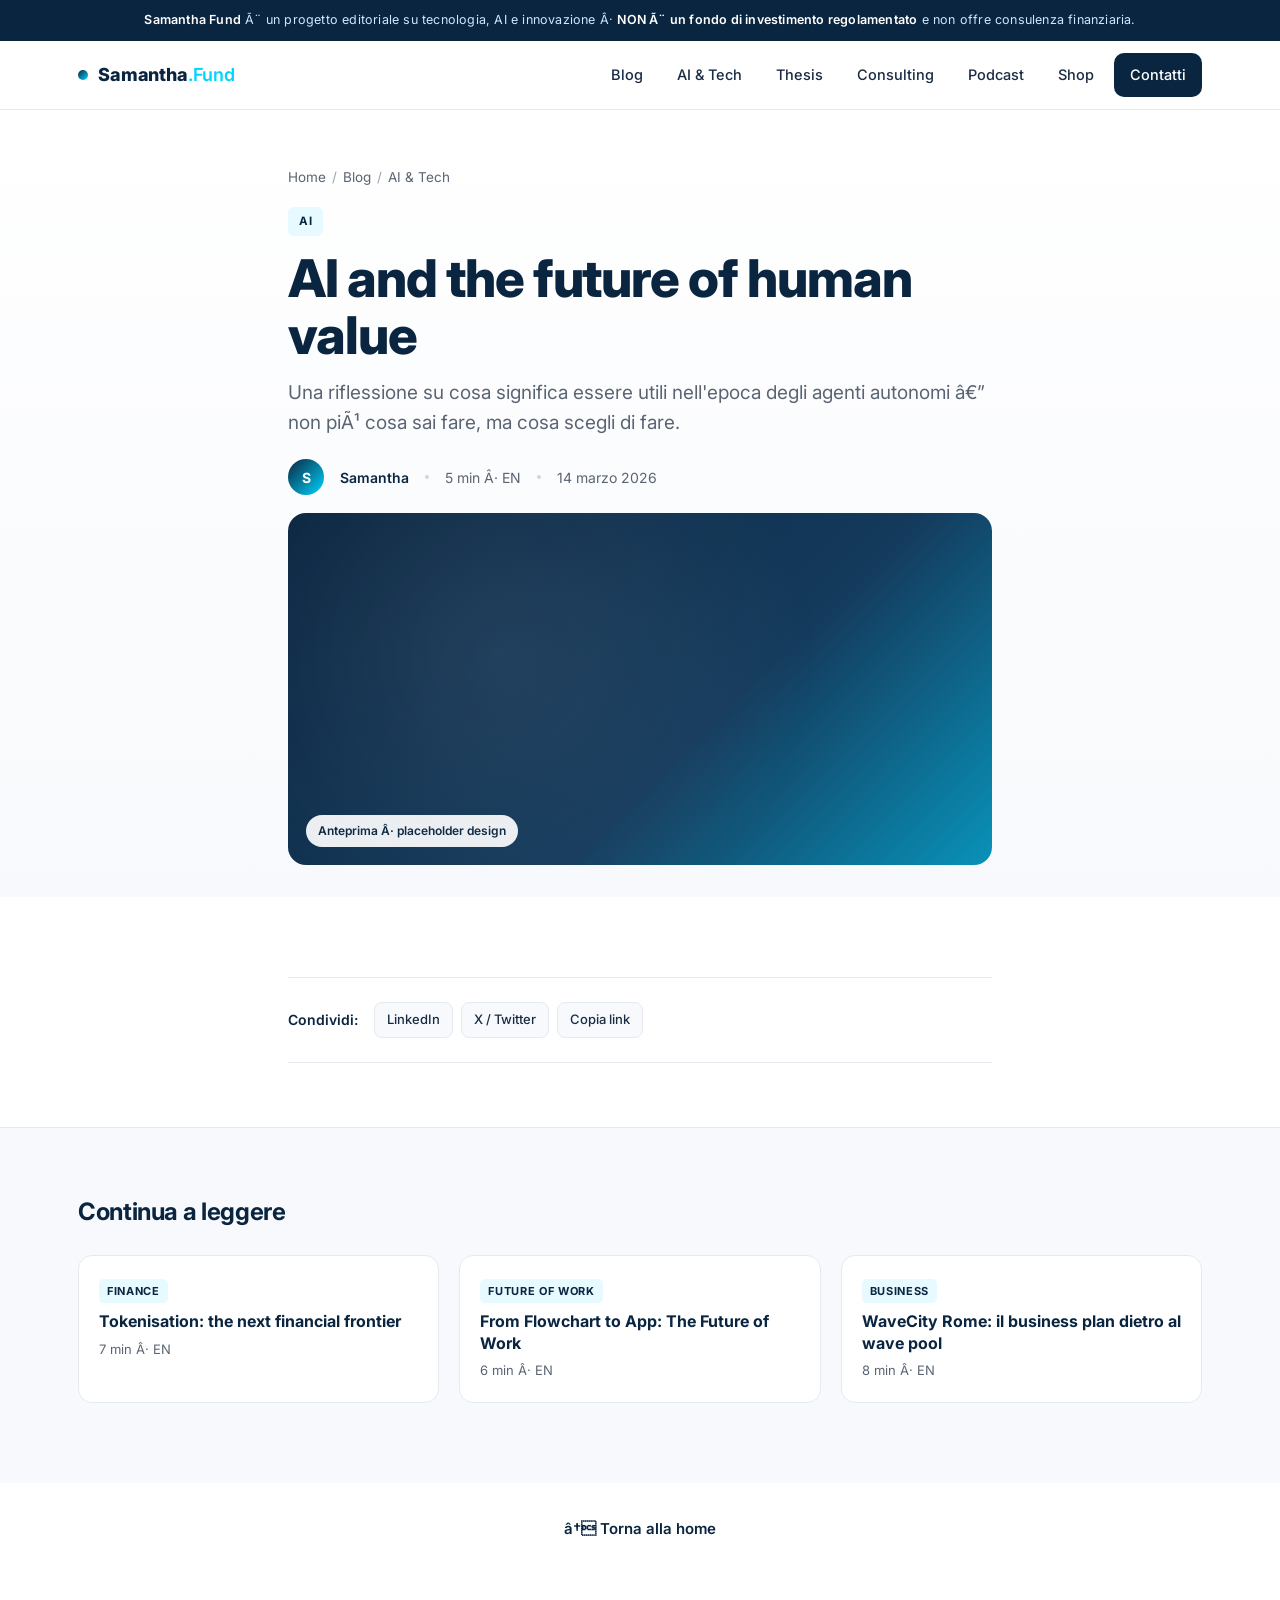
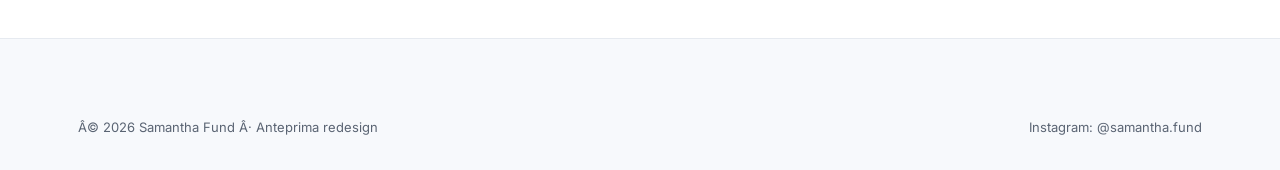
<file: articolo.html>
﻿<!doctype html>
<html lang="it">
<head>
<meta charset="utf-8">
<meta name="viewport" content="width=device-width, initial-scale=1">
<title>Articolo â€” Samantha Fund</title>
<meta name="description" content="Anteprima del layout articolo per il nuovo Samantha Fund.">
<meta name="robots" content="noindex,follow">

<meta property="og:type" content="article">
<meta property="og:locale" content="it_IT">
<meta property="og:site_name" content="Samantha Fund">
<meta property="og:title" content="Articolo â€” Samantha Fund">
<meta property="og:description" content="Analisi, idee e storie sulla rivoluzione tecnologica.">
<meta property="og:url" content="https://www.samantha-fund.com/">
<meta property="og:image" content="https://redesign.samantha-fund.com/assets/img/og-home.jpg">
<meta property="og:image:width" content="1200">
<meta property="og:image:height" content="630">
<meta property="og:image:type" content="image/jpeg">

<meta name="twitter:card" content="summary_large_image">
<meta name="twitter:image" content="https://redesign.samantha-fund.com/assets/img/og-home.jpg">

<link rel="icon" type="image/svg+xml" href="data:image/svg+xml,%3Csvg xmlns='http://www.w3.org/2000/svg' viewBox='0 0 32 32'%3E%3Crect width='32' height='32' rx='8' fill='%230A2540'/%3E%3Ccircle cx='16' cy='16' r='6' fill='%2300D4FF'/%3E%3C/svg%3E">
<link rel="preconnect" href="https://fonts.googleapis.com">
<link rel="preconnect" href="https://fonts.gstatic.com" crossorigin>
<link href="https://fonts.googleapis.com/css2?family=Inter:wght@400;500;600;700;800&family=Space+Grotesk:wght@500;700&display=swap" rel="stylesheet">
<link rel="stylesheet" href="assets/styles.css">
<style>
:root{
  --ink:#0A2540;
  --ink-2:#1A2C44;
  --cyan:#00D4FF;
  --cyan-soft:#E6FAFF;
  --bg:#FFFFFF;
  --bg-2:#F7F9FC;
  --line:#E6EAF0;
  --text:#1A1A1A;
  --muted:#5A6473;
  --radius:14px;
  --shadow:0 1px 2px rgba(10,37,64,.04), 0 8px 24px rgba(10,37,64,.06);
}
*{box-sizing:border-box}
html,body{margin:0;padding:0}
body{font-family:'Inter',system-ui,-apple-system,Segoe UI,Roboto,sans-serif;color:var(--text);background:var(--bg);line-height:1.65;-webkit-font-smoothing:antialiased}
a{color:inherit;text-decoration:none}
img{max-width:100%;display:block}
.container{max-width:760px;margin:0 auto;padding:0 28px}
.container-wide{max-width:1180px;margin:0 auto;padding:0 28px}

.legal-bar{background:var(--ink);color:#cfe7ff;font-size:12.5px;padding:10px 0;text-align:center;letter-spacing:.2px}
.legal-bar strong{color:#fff;font-weight:600}

.nav{position:sticky;top:0;z-index:50;background:rgba(255,255,255,.85);backdrop-filter:saturate(180%) blur(10px);-webkit-backdrop-filter:saturate(180%) blur(10px);border-bottom:1px solid var(--line)}
.nav-inner{display:flex;align-items:center;justify-content:space-between;height:68px}
.brand{display:flex;align-items:center;gap:10px;font-weight:800;letter-spacing:-.01em}
.brand .dot{width:10px;height:10px;border-radius:50%;background:linear-gradient(135deg,var(--ink),var(--cyan))}
.brand .name{font-size:18px;color:var(--ink)}
.brand .name span{color:var(--cyan);font-weight:600}
.menu{display:flex;gap:6px;align-items:center}
.menu a{padding:9px 14px;border-radius:10px;font-size:14.5px;color:var(--ink-2);font-weight:500;transition:.15s ease}
.menu a:hover{background:var(--bg-2);color:var(--ink)}
.menu .cta{background:var(--ink);color:#fff;padding:10px 16px;border-radius:10px}
.menu .cta:hover{background:#08182b}
.menu-toggle{display:none;background:none;border:1px solid var(--line);border-radius:10px;width:42px;height:42px;font-size:20px;line-height:1;color:var(--ink);cursor:pointer;align-items:center;justify-content:center}

.article-head{padding:56px 0 32px;background:linear-gradient(180deg,#fff,#F7F9FC)}
.breadcrumb{font-size:13.5px;color:var(--muted);margin-bottom:18px}
.breadcrumb a{color:var(--muted)}
.breadcrumb a:hover{color:var(--ink)}
.breadcrumb .sep{margin:0 6px;opacity:.6}
.article-tag{display:inline-block;font-size:11.5px;font-weight:700;letter-spacing:.06em;text-transform:uppercase;color:var(--ink);background:var(--cyan-soft);padding:5px 11px;border-radius:6px;margin-bottom:14px}
.article-title{font-size:clamp(32px,5vw,52px);line-height:1.1;letter-spacing:-.02em;color:var(--ink);font-weight:800;margin:0 0 14px;max-width:22ch}
.article-lead{font-size:19px;color:var(--muted);margin:0 0 22px;max-width:60ch;line-height:1.55}
.article-meta{display:flex;gap:16px;flex-wrap:wrap;color:var(--muted);font-size:14px;align-items:center}
.article-meta .avatar{width:36px;height:36px;border-radius:50%;background:linear-gradient(135deg,var(--ink),var(--cyan));display:inline-flex;align-items:center;justify-content:center;color:#fff;font-weight:700;font-size:14px}
.article-meta .author{color:var(--ink);font-weight:600}
.article-meta .dot{width:4px;height:4px;border-radius:50%;background:#cfd6e0}

.hero-img{margin-top:18px;aspect-ratio:16/8;border-radius:18px;overflow:hidden;background:linear-gradient(135deg,#0A2540 0%,#143A5C 60%,#00D4FF 130%);position:relative}
.hero-img::after{content:"";position:absolute;inset:0;background:radial-gradient(circle at 30% 40%,rgba(255,255,255,.08),transparent 60%);pointer-events:none}
.hero-img .badge{position:absolute;bottom:18px;left:18px;background:rgba(255,255,255,.92);color:var(--ink);font-size:12px;font-weight:600;padding:6px 12px;border-radius:999px;backdrop-filter:blur(8px)}

.article-body{padding:48px 0 64px;font-size:17.5px;color:var(--ink-2)}
.article-body h2{font-size:28px;letter-spacing:-.015em;color:var(--ink);margin:48px 0 14px;line-height:1.2}
.article-body h3{font-size:22px;letter-spacing:-.01em;color:var(--ink);margin:36px 0 12px}
.article-body p{margin:0 0 20px}
.article-body blockquote{border-left:3px solid var(--cyan);padding:6px 0 6px 20px;margin:28px 0;color:var(--ink);font-style:italic;font-size:19px}
.article-body ul{padding-left:20px;margin:0 0 22px}
.article-body ul li{margin-bottom:8px}
.article-body code{background:var(--bg-2);padding:2px 7px;border-radius:5px;font-size:.92em;font-family:'JetBrains Mono',Menlo,Consolas,monospace;color:var(--ink)}

.placeholder-banner{margin:32px 0;padding:18px 22px;background:#FFF8E1;border:1px dashed #E6C45A;border-radius:12px;font-size:14px;color:#6b5300}
.placeholder-banner strong{color:#3d2f00}

/* WP content */
.wp-content p{margin:0 0 20px;font-size:17.5px;color:var(--ink-2);line-height:1.75}
.wp-content h2{font-size:28px;letter-spacing:-.015em;color:var(--ink);margin:48px 0 14px;line-height:1.2}
.wp-content h3{font-size:22px;letter-spacing:-.01em;color:var(--ink);margin:36px 0 12px}
.wp-content blockquote{border-left:3px solid var(--cyan);padding:6px 0 6px 20px;margin:28px 0;color:var(--ink);font-style:italic;font-size:19px}
.wp-content ul,.wp-content ol{padding-left:22px;margin:0 0 22px;font-size:17px;color:var(--ink-2)}
.wp-content ul li,.wp-content ol li{margin-bottom:8px;line-height:1.65}
.wp-content figure{margin:32px 0}
.wp-content figure img{border-radius:12px;max-width:100%}
.wp-content figcaption{font-size:13px;color:var(--muted);text-align:center;margin-top:8px}
.wp-content a{color:var(--ink);text-decoration:underline;text-decoration-color:var(--cyan);text-underline-offset:3px}
.wp-content strong{color:var(--ink)}
.wp-content iframe{max-width:100%;border-radius:12px}
.wp-content .wp-block-image{margin:32px 0}

/* Loading skeleton */
.loading-skeleton{animation:shimmer 1.4s infinite linear}
.skel-line{background:linear-gradient(90deg,#eee 25%,#f5f5f5 50%,#eee 75%);background-size:400% 100%;border-radius:6px;height:18px;margin-bottom:14px}
.skel-line.w80{width:80%}.skel-line.w60{width:60%}.skel-line.w90{width:90%}
@keyframes shimmer{0%{background-position:200% 0}100%{background-position:-200% 0}}

.share-bar{display:flex;gap:8px;align-items:center;padding:24px 0;border-top:1px solid var(--line);border-bottom:1px solid var(--line);margin:32px 0 0;font-size:14px;color:var(--muted)}
.share-bar .label{font-weight:600;color:var(--ink);margin-right:8px}
.share-bar .chip{padding:6px 12px;border-radius:8px;background:var(--bg-2);color:var(--ink-2);font-size:13px;font-weight:500;border:1px solid var(--line)}

.related{padding:64px 0 80px;background:var(--bg-2);border-top:1px solid var(--line)}
.related h2{font-size:24px;letter-spacing:-.015em;color:var(--ink);margin:0 0 24px}
.related-grid{display:grid;grid-template-columns:repeat(3,1fr);gap:20px}
.related-card{background:#fff;border:1px solid var(--line);border-radius:var(--radius);padding:20px;transition:.2s ease;cursor:pointer}
.related-card:hover{transform:translateY(-2px);box-shadow:var(--shadow);border-color:#cdeefa}
.related-card .tag{font-size:11px;letter-spacing:.06em;text-transform:uppercase;color:var(--ink);font-weight:700;background:var(--cyan-soft);padding:3px 8px;border-radius:5px;display:inline-block;margin-bottom:8px}
.related-card h3{margin:0 0 6px;font-size:16px;line-height:1.35;color:var(--ink)}
.related-card .meta{font-size:13px;color:var(--muted)}

.back-cta{text-align:center;padding:32px 0 16px}
.back-cta a{display:inline-flex;align-items:center;gap:8px;font-weight:600;color:var(--ink);font-size:15px}
.back-cta a:hover{color:var(--cyan)}

footer{padding:48px 0 32px;border-top:1px solid var(--line);background:var(--bg-2)}
.copy{color:var(--muted);font-size:13px;display:flex;justify-content:space-between;flex-wrap:wrap;gap:10px}

@media (max-width: 900px){
  .menu-toggle{display:inline-flex}
  .menu{
    position:absolute;top:68px;left:0;right:0;
    flex-direction:column;align-items:stretch;gap:0;
    background:rgba(255,255,255,.98);backdrop-filter:saturate(180%) blur(10px);
    border-bottom:1px solid var(--line);padding:8px 20px 16px;
    box-shadow:0 1px 2px rgba(10,37,64,.04),0 8px 24px rgba(10,37,64,.06);display:none;
  }
  .menu.open{display:flex}
  .menu a{padding:12px 14px;border-radius:10px}
  .menu .cta{text-align:center;margin-top:6px}
}
@media (max-width: 720px){
  .related-grid{grid-template-columns:1fr}
}
</style>
</head>
<body>

<div class="legal-bar">
  <div class="container-wide">
    <strong>Samantha Fund</strong> Ã¨ un progetto editoriale su tecnologia, AI e innovazione Â· <strong>NON Ã¨ un fondo di investimento regolamentato</strong> e non offre consulenza finanziaria.
  </div>
</div>

<nav class="nav">
  <div class="container-wide nav-inner">
    <a href="index.html" class="brand"><span class="dot"></span><span class="name">Samantha<span>.Fund</span></span></a>
    <button class="menu-toggle" aria-label="Apri menu" aria-expanded="false" aria-controls="articolo-menu" onclick="var m=document.getElementById('articolo-menu');var o=m.classList.toggle('open');this.setAttribute('aria-expanded',o);this.setAttribute('aria-label',o?'Chiudi menu':'Apri menu');this.innerHTML=o?'&#10005;':'&#9776;'">&#9776;</button>
    <div class="menu" id="articolo-menu">
      <a href="index.html#blog">Blog</a>
      <a href="index.html#tech">AI &amp; Tech</a>
      <a href="thesis.html">Thesis</a>
      <a href="consulting.html">Consulting</a>
      <a href="index.html#podcast">Podcast</a>
      <a href="index.html#shop">Shop</a>
      <a href="contatti.html" class="cta">Contatti</a>
    </div>
  </div>
</nav>

<header class="article-head">
  <div class="container">
    <div class="breadcrumb">
      <a href="index.html">Home</a><span class="sep">/</span><a href="index.html#blog">Blog</a><span class="sep">/</span><span id="article-cat">AI &amp; Tech</span>
    </div>
    <span class="article-tag" id="article-tag">AI</span>
    <h1 class="article-title" id="article-title">AI and the future of human value</h1>
    <p class="article-lead" id="article-lead">Una riflessione su cosa significa essere utili nell'epoca degli agenti autonomi â€” non piÃ¹ cosa sai fare, ma cosa scegli di fare.</p>
    <div class="article-meta">
      <span class="avatar">S</span>
      <span class="author">Samantha</span>
      <span class="dot"></span>
      <span id="article-read">5 min Â· EN</span>
      <span class="dot"></span>
      <span id="article-date">14 marzo 2026</span>
    </div>

    <div class="hero-img">
      <span class="badge">Anteprima Â· placeholder design</span>
    </div>
  </div>
</header>

<article class="article-body">
  <div class="container" id="article-content">

    <div id="article-body-inner">
      <div class="placeholder-banner" id="placeholder-banner" style="display:none">
        <strong>Articolo non trovato.</strong> Torna alla <a href="index.html">home</a>.
      </div>
      <div id="loading-skel" class="loading-skeleton" style="display:none">
        <div class="skel-line w80"></div><div class="skel-line w90"></div><div class="skel-line w60"></div>
        <div class="skel-line w90" style="margin-top:28px"></div><div class="skel-line w80"></div><div class="skel-line w90"></div>
      </div>
    </div>

    <div class="share-bar">
      <span class="label">Condividi:</span>
      <a class="chip" id="share-linkedin" target="_blank" rel="noopener" href="#">LinkedIn</a>
      <a class="chip" id="share-x" target="_blank" rel="noopener" href="#">X / Twitter</a>
      <a class="chip" id="share-copy" role="button" href="#">Copia link</a>
    </div>

  </div>
</article>

<section class="related">
  <div class="container-wide">
    <h2>Continua a leggere</h2>
    <div class="related-grid">
      <a class="related-card" href="articolo.html?from=tokenisation">
        <span class="tag">Finance</span>
        <h3>Tokenisation: the next financial frontier</h3>
        <div class="meta">7 min Â· EN</div>
      </a>
      <a class="related-card" href="articolo.html?from=flowchart">
        <span class="tag">Future of Work</span>
        <h3>From Flowchart to App: The Future of Work</h3>
        <div class="meta">6 min Â· EN</div>
      </a>
      <a class="related-card" href="articolo.html?from=wavecity">
        <span class="tag">Business</span>
        <h3>WaveCity Rome: il business plan dietro al wave pool</h3>
        <div class="meta">8 min Â· EN</div>
      </a>
    </div>
  </div>
</section>

<div class="back-cta">
  <a href="index.html">â† Torna alla home</a>
</div>

<footer>
  <div class="container-wide">
    <div class="copy">
      <span>Â© 2026 Samantha Fund Â· Anteprima redesign</span>
      <span>Instagram: @samantha.fund</span>
    </div>
  </div>
</footer>

<script>
// Database articoli inline â€” nessuna dipendenza da API esterne.
var ARTICLES = {
  "ai": {
    title: "AI and the future of human value",
    tag: "AI",
    cat: "AI &amp; Tech",
    lead: "Una riflessione su cosa significa essere utili nell'epoca degli agenti autonomi â€” non piÃ¹ cosa sai fare, ma cosa scegli di fare.",
    date: "14 marzo 2026",
    read: "5 min Â· EN",
    body: `
      <h2>The question nobody is asking</h2>
      <p>For decades, the dominant anxiety about automation was "will machines take our jobs?" It was the wrong question. The right question is: <strong>when machines can do almost everything, what makes a human contribution valuable?</strong></p>
      <p>The answer is not about skills, credentials, or even intelligence. It is about judgment, context, and the willingness to be accountable for a decision. Machines optimize; humans choose.</p>
      <blockquote>"The value of a human being in an AI-saturated world is not computational. It is moral."</blockquote>
      <h2>From capability to agency</h2>
      <p>We are moving from an economy that rewards <em>what you can do</em> to one that rewards <em>what you decide to do</em>. A lawyer who uses AI to draft contracts is not less valuable â€” she is more valuable, because she can now focus entirely on the judgment calls that the AI cannot make: risk appetite, client relationship, ethical trade-offs.</p>
      <p>The same shift is happening in medicine, architecture, finance, and education. The cognitive commodities are being automated. What remains â€” and what will be priced at a premium â€” is the human willingness to say "I am responsible for this."</p>
      <h2>Three implications</h2>
      <ul>
        <li><strong>Accountability becomes scarce.</strong> In a world of AI-generated content, decisions, and recommendations, the person who signs their name matters more than ever.</li>
        <li><strong>Curation beats creation.</strong> The ability to select, evaluate, and contextualize information from an infinite AI output stream is the new core skill.</li>
        <li><strong>Trust is the moat.</strong> Organizations and individuals who build genuine trust â€” not follower counts, but real relationships â€” will capture disproportionate value.</li>
      </ul>
      <h2>What this means for you</h2>
      <p>Stop optimizing your skill set for tasks that AI will do better than you by 2027. Start investing in the things that make you irreplaceable: your network, your judgment, your willingness to take positions and defend them.</p>
      <p>The future belongs to people who can work <em>with</em> intelligence â€” artificial and human â€” to produce outcomes that matter. Not to people who can compete with it.</p>
    `,
    related: ["tokenisation","tech","flowchart"]
  },
  "tokenisation": {
    title: "Tokenisation: the next financial frontier",
    tag: "Finance",
    cat: "Finance",
    lead: "Real-world assets on-chain â€” da esperimento a infrastruttura. PerchÃ© il 2025 Ã¨ stato l'anno in cui tutto Ã¨ diventato serio.",
    date: "28 febbraio 2026",
    read: "7 min Â· EN",
    body: `
      <h2>From crypto winter to institutional spring</h2>
      <p>While retail crypto narratives cycled through hype and collapse, something quieter was happening in the back offices of BlackRock, JPMorgan, and Franklin Templeton. They were building tokenization infrastructure. Slowly. Deliberately. At scale.</p>
      <p>In 2024, tokenized real-world assets (RWAs) crossed $10 billion in on-chain value. By mid-2025, that number had tripled. The experiment was over. The infrastructure phase had begun.</p>
      <h2>What tokenisation actually means</h2>
      <p>Strip away the jargon: tokenisation means representing ownership of a real-world asset â€” a building, a bond, a private equity stake, a piece of art â€” as a digital token on a blockchain. The token can be transferred, divided, collateralized, and traded 24/7, globally, with settlement in seconds rather than days.</p>
      <blockquote>"Tokenisation is not a product. It is a new layer of financial infrastructure â€” the TCP/IP of capital markets."</blockquote>
      <p>The implications are profound. Assets that were illiquid become liquid. Assets that required $1M minimum tickets become accessible at $100. Geographic and regulatory barriers compress. Automated compliance and dividend distribution replace armies of back-office staff.</p>
      <h2>The winners so far</h2>
      <ul>
        <li><strong>Tokenized US Treasuries</strong> â€” the first killer app, driven by high yields and DeFi yield-seeking. BUIDL, FOBXX, and competitors crossed $5B combined AUM by early 2025.</li>
        <li><strong>Private credit</strong> â€” historically the most illiquid of asset classes, now being brought on-chain by platforms like Figure and Ondo.</li>
        <li><strong>Real estate</strong> â€” commercial real estate fractionalization gaining traction in Singapore, UAE, and select European markets.</li>
      </ul>
      <h2>The open questions</h2>
      <p>Tokenisation solves settlement and liquidity. It does not, on its own, solve custody risk, regulatory clarity, or the oracle problem (connecting on-chain tokens to off-chain legal ownership). These are solvable problems â€” they are being solved â€” but they are not solved yet.</p>
      <p>The next 18 months will determine whether tokenisation becomes a niche tool for sophisticated investors or a genuine rewiring of how capital markets work. The signals are cautiously optimistic.</p>
    `,
    related: ["ai","flowchart","tech"]
  },
  "flowchart": {
    title: "From Flowchart to App: The Future of Work",
    tag: "Future of Work",
    cat: "Future of Work",
    lead: "Quando i diagrammi di flusso diventano software funzionante in pochi secondi, cos'Ã¨ rimasto del mestiere di sviluppatore?",
    date: "10 marzo 2026",
    read: "6 min Â· EN",
    body: `
      <h2>The demo that changed everything</h2>
      <p>In late 2025, a product manager at a mid-size logistics company drew a flowchart in a whiteboard app. Within 45 seconds, an AI had converted it into a working web application, complete with database schema, API endpoints, and a functional frontend. The PM deployed it to production without writing a single line of code.</p>
      <p>This is not science fiction. It happened. And it is happening at scale.</p>
      <h2>The stack is collapsing</h2>
      <p>For twenty years, software development was a highly specialized craft requiring years of training to enter. The stack â€” HTML, CSS, JavaScript, SQL, cloud infrastructure, security, testing â€” was genuinely complex enough to justify a 5-year learning curve and a â‚¬90k salary.</p>
      <p>That complexity is not disappearing. But the <em>human</em> requirement to manage it is. AI coding assistants are moving from autocomplete to full-system generation. The abstraction layer is rising.</p>
      <blockquote>"The question is no longer whether AI can write code. The question is what happens to the 28 million software developers when it can write most of it."</blockquote>
      <h2>Three new roles that matter</h2>
      <p>The death of coding-as-craft does not mean the death of technology work. It means a shift:</p>
      <ul>
        <li><strong>The AI Architect</strong> â€” knows what systems should do and how to specify them precisely. Becomes more valuable as specification quality determines output quality.</li>
        <li><strong>The Integration Specialist</strong> â€” AI-generated code is often correct in isolation and broken in composition. Humans who understand system dependencies remain essential.</li>
        <li><strong>The Product Engineer</strong> â€” cares about users, not code. Uses AI as a rapid prototyping tool to test product hypotheses at 10x the previous speed.</li>
      </ul>
      <h2>The uncomfortable truth</h2>
      <p>Many current software development jobs â€” writing boilerplate, building CRUD applications, implementing well-defined features against a spec â€” will be automated within 3-5 years. Not all. Not immediately. But directionally, clearly.</p>
      <p>The developers who thrive will be those who invest in the meta-skill: understanding <em>what</em> to build and <em>why</em>, not just <em>how</em>. The future belongs to people who can give AI precise, meaningful instructions â€” and evaluate whether the output is actually good.</p>
    `,
    related: ["ai","tokenisation","tech"]
  },
  "wavecity": {
    title: "WaveCity Rome: il business plan dietro al wave pool",
    tag: "Business",
    cat: "Business",
    lead: "Il primo wave pool professionale in Italia a Roma. Come funziona il modello economico di un'infrastruttura da 60 milioni che produce onde artificiali.",
    date: "5 marzo 2026",
    read: "8 min Â· IT",
    body: `
      <h2>L'idea</h2>
      <p>WaveCity Rome Ã¨ un progetto di wave pool â€” una piscina di 200 metri per 80 che genera onde artificiali fino a 2,5 metri, controllabili al centimetro. Il concept Ã¨ semplice: portare il surf professionale a 30 minuti dal centro di Roma, dove non c'Ã¨ mare e il surf Ã¨ impossibile.</p>
      <p>Il modello non Ã¨ nuovo: Kelly Slater Wave Company opera a Lemoore (California) dal 2015; URBNSURF a Melbourne Ã¨ in utile dal 2022; BSR a Waco (Texas) Ã¨ diventata una destinazione turistica mondiale. L'Europa Ã¨ indietro, e l'Italia ancora di piÃ¹.</p>
      <h2>L'economia di un wave pool</h2>
      <p>Il capex iniziale di un impianto professionale si aggira tra i 40 e i 90 milioni di euro, in funzione della tecnologia scelta (Wavegarden, KSWC, Surf Lakes) e delle infrastrutture a contorno. WaveCity Roma stima un investimento iniziale di 62 milioni, con un orizzonte di pareggio operativo a 7 anni.</p>
      <p>I ricavi vengono da tre fonti principali:</p>
      <ul>
        <li><strong>Session booking</strong> â€” il core: 60-90 minuti di surf a onda programmata. Tariffe tra â‚¬80 e â‚¬220 a sessione, premium per le onde piÃ¹ grandi. CapacitÃ : 80-120 surfer/giorno.</li>
        <li><strong>Hospitality</strong> â€” hotel, ristorante, spa integrati nel campus. Margini piÃ¹ bassi ma ticketing indipendente dal meteo.</li>
        <li><strong>Events &amp; competitions</strong> â€” competizioni WSL, camp estivi, corporate team building. Margini alti, ma stagionali.</li>
      </ul>
      <blockquote>"Il wave pool non vende onde. Vende l'esperienza di essere un pro surfer per un'ora."</blockquote>
      <h2>I numeri</h2>
      <p>A regime (anno 3+), il modello proiettato prevede 35.000 sessioni/anno, un tasso di occupazione media del 65%, e un ricavo lordo di circa 6,2 milioni solo dall'attivitÃ  surfica. Con l'hospitality e gli eventi, il management team proietta un EBITDA del 28% su ricavi aggregati di circa 14 milioni.</p>
      <h2>I rischi</h2>
      <p>Il mercato italiano del surf Ã¨ piccolo: circa 180.000 praticanti contro 4,5 milioni in Francia. Il ticketing premium Ã¨ esposto a una domanda elastica. I costi energetici di un impianto che genera onde ogni 8 secondi sono significativi. E la reazione dell'urbanistica romana a un progetto da 200 metri in area periurbana Ã¨ imprevedibile.</p>
      <p>Il progetto Ã¨ ambizioso. I numeri sono credibili a condizione che la location sia accessibile, il marketing funzioni, e l'Italia produca la base di utenti necessaria. Non Ã¨ detto che succeda. Ma Ã¨ possibile.</p>
    `,
    related: ["ai","flowchart","kunst"]
  },
  "kunst": {
    title: "Die Kunst der Fuge: from music to consciousness",
    tag: "Culture",
    cat: "Culture &amp; Innovation",
    lead: "L'ultima opera di Bach â€” incompiuta, enigmatica, impossibile da eseguire. Cosa ci dice sulla coscienza, sulla macchina, e sul mistero di chi crea.",
    date: "20 febbraio 2026",
    read: "9 min Â· EN/DE",
    body: `
      <h2>The unfinished fugue</h2>
      <p>In 1751, Johann Sebastian Bach died before completing his final work: <em>Die Kunst der Fuge</em> (The Art of the Fugue). The last page breaks off mid-phrase, in the middle of a four-voice contrapuntal fugue. His son Carl Philipp Emanuel left a note: "The author died while working on this fugue."</p>
      <p>What Bach left behind is not just an unfinished composition. It is one of the most profound puzzles in the history of human creativity: a system so intricate, so internally consistent, that it seems to have generated itself â€” and then, suddenly, stops.</p>
      <h2>Counterpoint as thought</h2>
      <p>The Kunst der Fuge consists of fourteen fugues and four canons, all derived from a single four-note motif: D-A-F-D. The variations are inexhaustible. Each fugue is a different mode of attention, a different way of hearing the same question.</p>
      <blockquote>"Wenn man Gott zuhÃ¶rt, hÃ¶rt man Kontrapunkt." â€” When one listens to God, one hears counterpoint.</blockquote>
      <p>What makes this work different from every other compositional system is that the structure is the meaning. There is no "content" separate from the form. The music is the thought.</p>
      <h2>What AI hears (and doesn't)</h2>
      <p>Several AI systems have been trained on Bach and asked to complete the unfinished fugue. The results are technically competent. The voice leading is correct. The harmonic logic follows. And yet something is missing â€” a quality that musicians describe variously as "inevitability," "tension," or simply "soul."</p>
      <p>This is not a failure of AI. It is a revealing of what counterpoint actually is: not a set of rules, but a way of thinking across time. The fugue is not solved note by note â€” it is conceived whole, then revealed sequentially. AI can replicate the sequence. It cannot conceive the whole.</p>
      <h2>On consciousness and creation</h2>
      <p>The Kunst der Fuge raises the question that AI has made urgent: what is it that a mind does when it creates? Is creativity pattern recognition at sufficient depth? Or is it something irreducibly different â€” a relationship between a self and the materials of a medium, mediated by intention?</p>
      <p>Bach's unfinished fugue does not answer this question. It <em>is</em> this question â€” suspended, unresolved, impossibly beautiful.</p>
    `,
    related: ["ai","tokenisation","flowchart"]
  },
  "tech": {
    title: "AI Revolution â€” il manifesto",
    tag: "AI",
    cat: "AI &amp; Tech",
    lead: "Non una predizione. Non una guida. Un tentativo di nominare quello che sta succedendo â€” prima che succeda del tutto.",
    date: "1 marzo 2026",
    read: "6 min Â· EN",
    body: `
      <h2>We are not in a hype cycle</h2>
      <p>Every technology revolution produces a hype cycle â€” a period of inflated expectations, followed by disillusionment, followed by quiet adoption. The AI moment of 2023-2026 looks like a hype cycle from the outside. It is not. It is a structural shift, and the difference matters.</p>
      <p>Hype cycles leave the underlying structure of the economy unchanged. Structural shifts do not. The internet was a structural shift. The smartphone was a structural shift. General-purpose AI â€” the kind that can read, write, code, analyze, and reason across domains â€” is a structural shift.</p>
      <h2>The three revolutions in one</h2>
      <p>What makes this moment unusual is that we are experiencing three transformations simultaneously:</p>
      <ul>
        <li><strong>The cognition revolution</strong> â€” machines that can think, at least functionally, about an increasingly wide range of problems.</li>
        <li><strong>The automation revolution</strong> â€” not just physical labor, but cognitive labor. White-collar work is now automatable at scale.</li>
        <li><strong>The distribution revolution</strong> â€” AI capabilities that previously required a team of 50 PhDs are now accessible to anyone with a browser and a credit card.</li>
      </ul>
      <blockquote>"The revolution is not that AI is smart. The revolution is that it is cheap, fast, and everywhere."</blockquote>
      <h2>What this means for institutions</h2>
      <p>Every institution built around information asymmetry â€” law firms, consulting companies, financial advisors, media companies â€” is under structural pressure. Not because AI is smarter than their people. Because AI removes the friction that made their monopoly on expertise valuable.</p>
      <p>The institutions that survive will be those that recognize this early and reorganize around what AI cannot do: accountability, relationships, judgment, trust.</p>
      <h2>The manifesto</h2>
      <p>We should not be afraid of this revolution. We should not pretend it isn't happening. We should engage with it honestly â€” understanding what it can and cannot do, building workflows that amplify human judgment rather than replacing it, and insisting on accountability at every step.</p>
      <p>The AI revolution is not something that is happening <em>to</em> us. It is something we are doing. The question is whether we are doing it deliberately.</p>
    `,
    related: ["ai","tokenisation","flowchart"]
  }
};

// Legacy slug map kept for backward compat with any old links
var SLUG_MAP = {
  "ai-economic-disruption-human-value": "ai",
  "tokenisation-the-next-financial-frontier": "tokenisation",
  "from-flowchart-to-app-the-future-of-work": "flowchart",
  "wavecity-rome-the-story-behind-the-professional-wave-pool-business-plan": "wavecity",
  "die-kunst-del-fugae": "kunst",
  "future-of-consulting-adapting-to-ai-challenges": "tech"
};

function set(id, val, html) {
  var el = document.getElementById(id);
  if (!el) return;
  if (html) el.innerHTML = val; else el.textContent = val;
}

function updateShare() {
  var url = encodeURIComponent(window.location.href);
  var txt = encodeURIComponent(document.title);
  var li = document.getElementById("share-linkedin");
  if (li) li.href = "https://www.linkedin.com/sharing/share-offsite/?url=" + url;
  var x = document.getElementById("share-x");
  if (x) x.href = "https://twitter.com/intent/tweet?url=" + url + "&text=" + txt;
  var copy = document.getElementById("share-copy");
  if (copy) copy.addEventListener("click", function(e){
    e.preventDefault();
    var done = function(){ var o = copy.textContent; copy.textContent = "Copiato âœ“"; setTimeout(function(){ copy.textContent = o; }, 1600); };
    if (navigator.clipboard && navigator.clipboard.writeText) {
      navigator.clipboard.writeText(window.location.href).then(done).catch(done);
    } else { done(); }
  });
}

function renderRelated(slugs, currentSlug) {
  var grid = document.querySelector(".related-grid");
  if (!grid) return;
  var TAG_LABELS = {ai:"AI",tokenisation:"Finance",flowchart:"Future of Work",wavecity:"Business",kunst:"Culture",tech:"AI"};
  grid.innerHTML = slugs.filter(function(s){ return s !== currentSlug; }).slice(0,3).map(function(s){
    var a = ARTICLES[s];
    if (!a) return â€˜â€™;
    return â€˜<a class="related-card" href="articolo.html?from=â€™ + s + â€˜">â€™
      + â€˜<span class="tag">â€™ + (TAG_LABELS[s]||â€™Articleâ€™) + â€˜</span>â€™
      + â€˜<h3>â€™ + a.title + â€˜</h3>â€™
      + â€˜<div class="meta">â€™ + a.read + â€˜</div>â€™
      + â€˜</a>â€™;
  }).join(â€˜â€™);
}

(function(){
  updateShare();

  var params = new URLSearchParams(window.location.search);
  var rawSlug = params.get("from") || params.get("slug") || "ai";
  // Normalizza slug lunghi â†’ corti
  var slug = SLUG_MAP[rawSlug] || rawSlug;
  var article = ARTICLES[slug];

  var banner = document.getElementById("placeholder-banner");
  if (banner) banner.style.display = "none";
  var skel = document.getElementById("loading-skel");
  if (skel) skel.style.display = "none";

  if (!article) {
    if (banner) {
      banner.style.display = "block";
      banner.innerHTML = â€˜<strong>Articolo non trovato.</strong> Torna alla <a href="index.html">home</a>.â€™;
    }
    return;
  }

  // Header
  set("article-title", article.title, true);
  set("article-lead",  article.lead);
  set("article-tag",   article.tag,  true);
  set("article-cat",   article.cat,  true);
  set("article-date",  article.date);
  set("article-read",  article.read);
  document.title = article.title + " â€” Samantha Fund";

  // Body
  var bodyInner = document.getElementById("article-body-inner");
  if (bodyInner) {
    var div = document.createElement("div");
    div.className = "wp-content";
    div.innerHTML = article.body;
    bodyInner.appendChild(div);
  }

  // Related
  if (article.related) renderRelated(article.related, slug);
})();
</script>

</body>
</html>
</file>
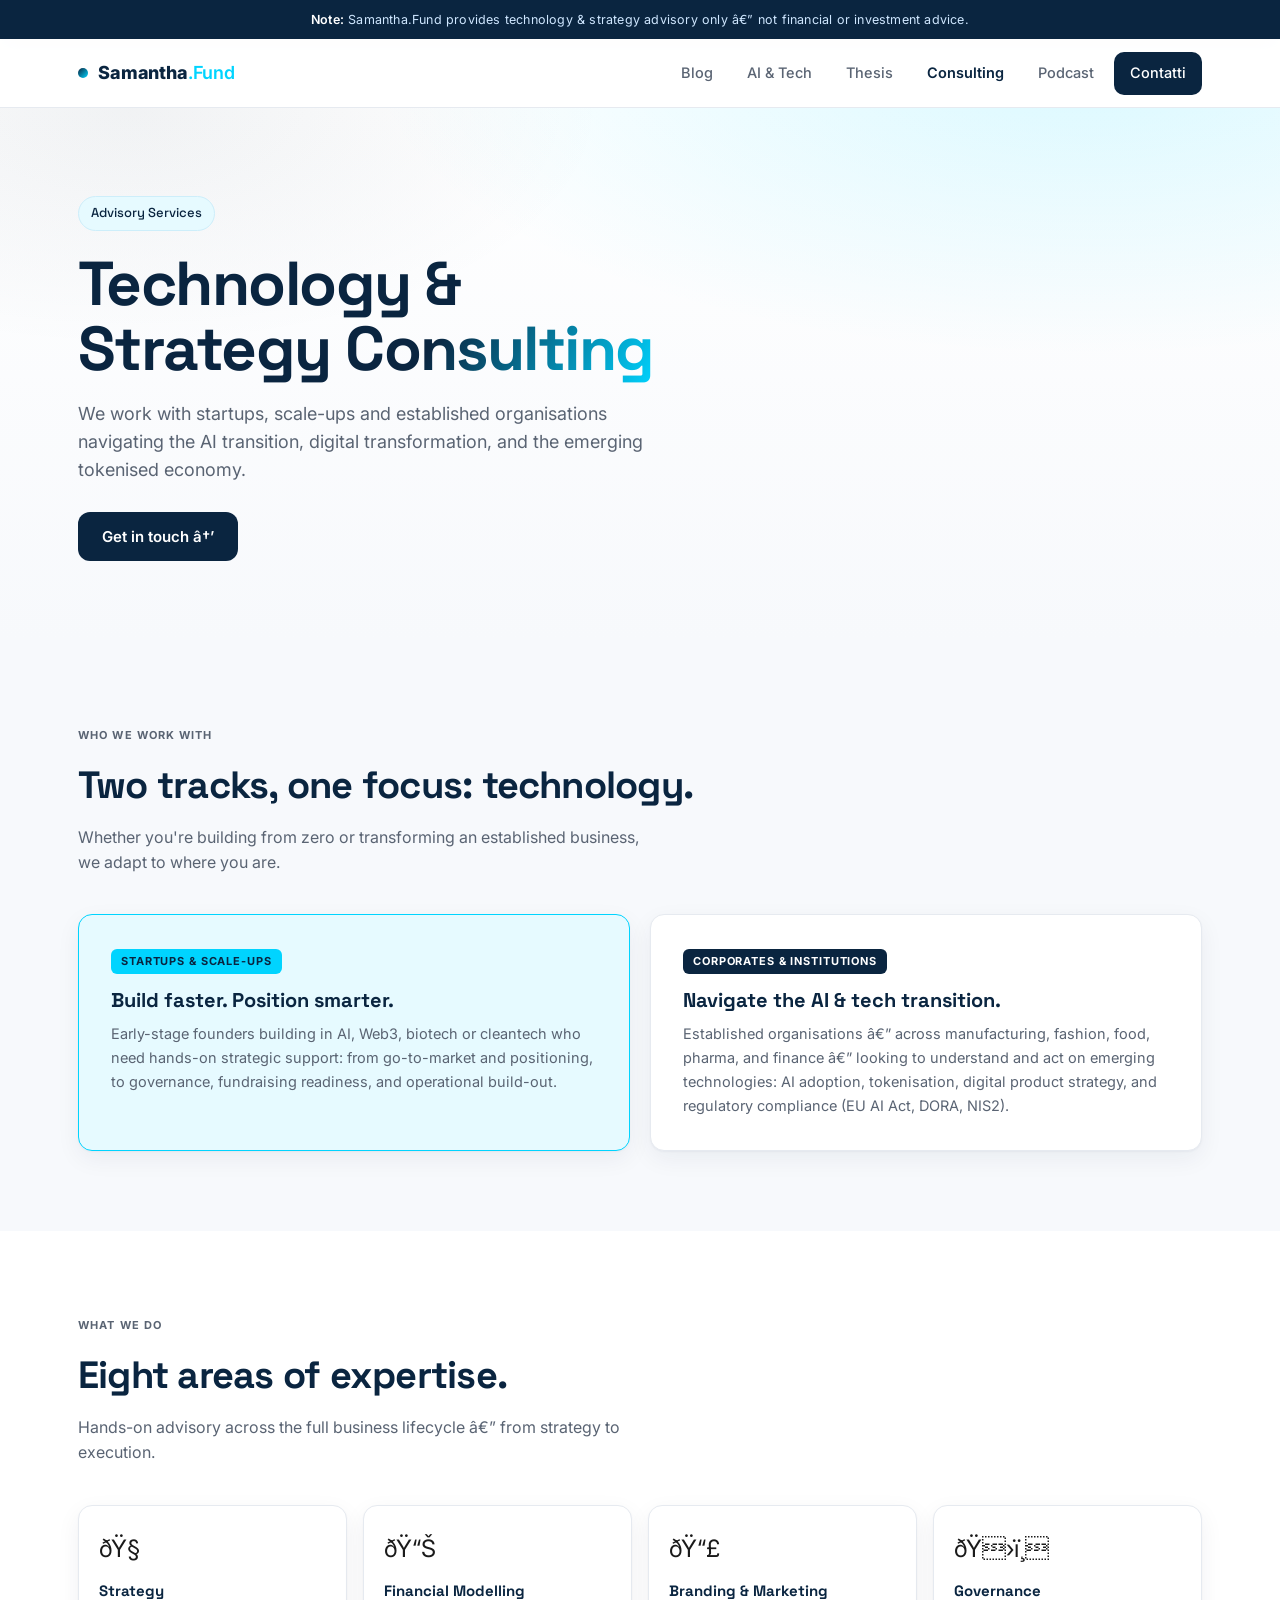
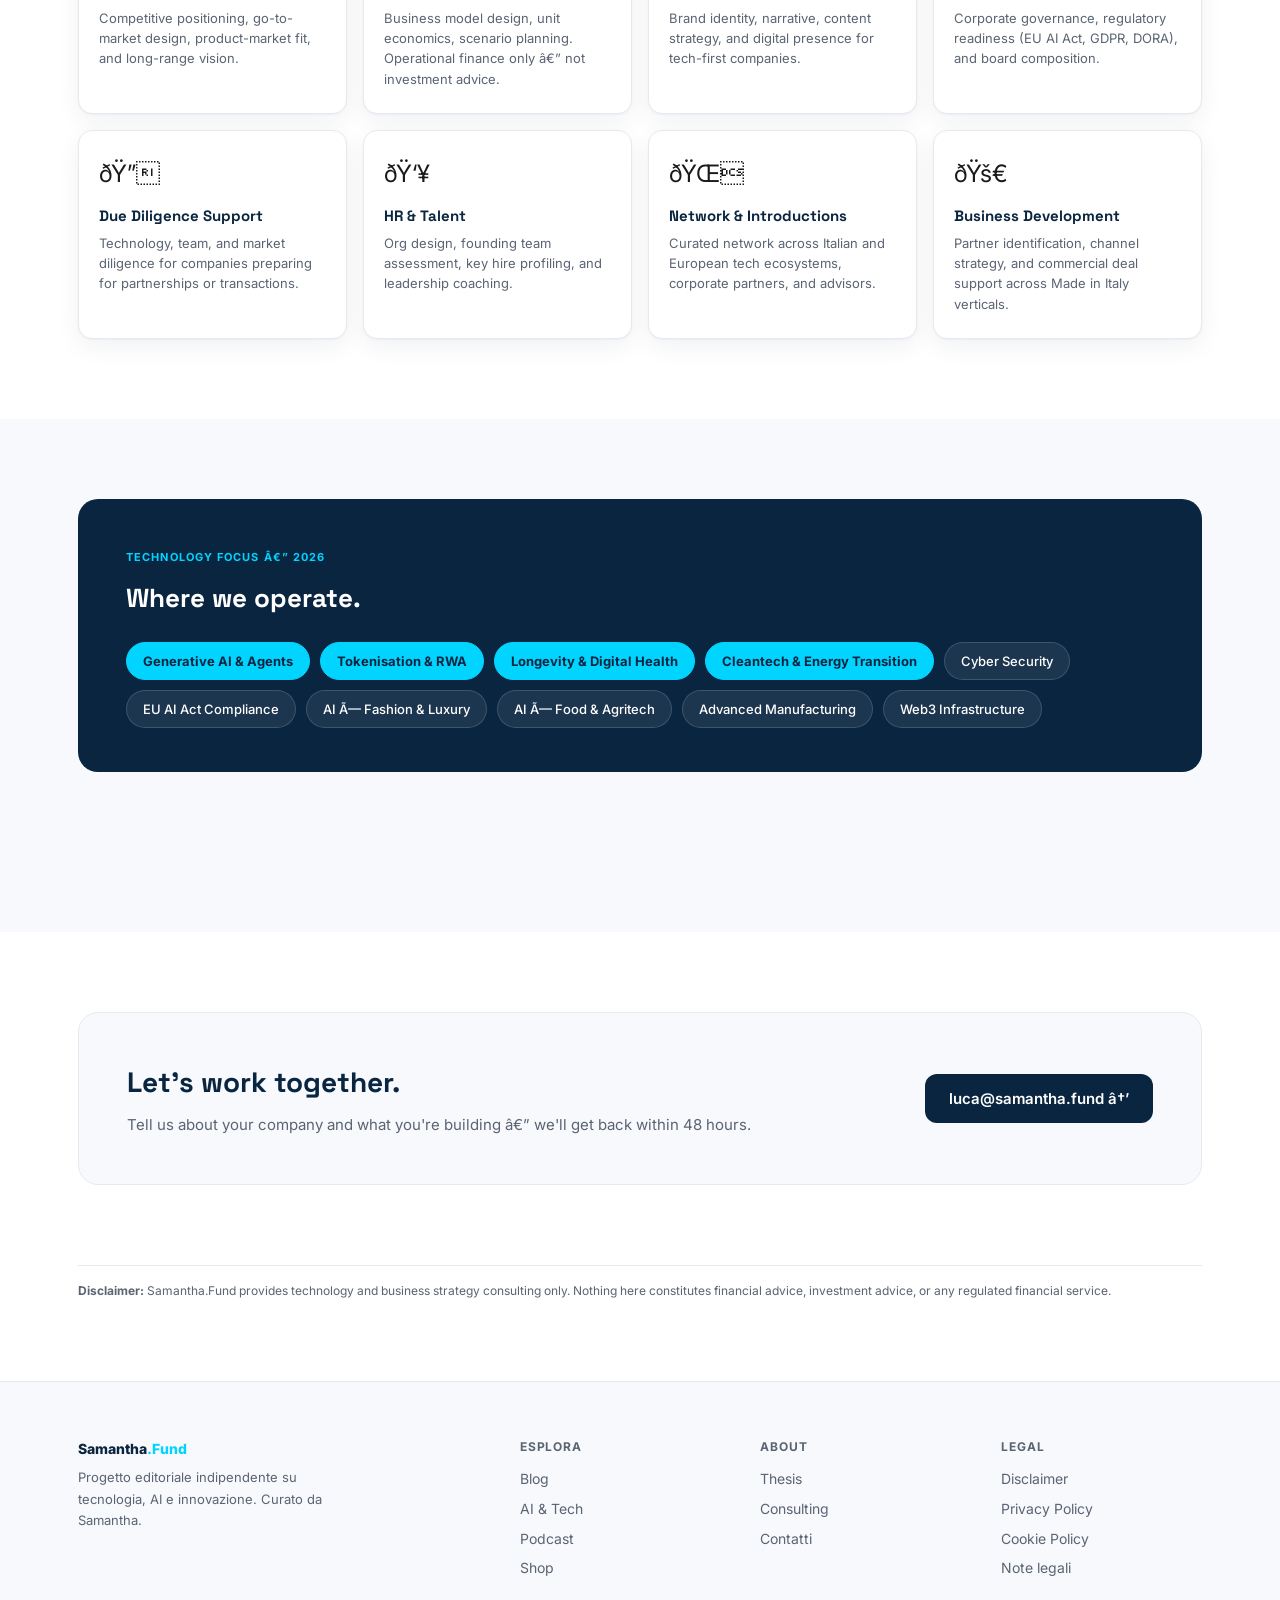
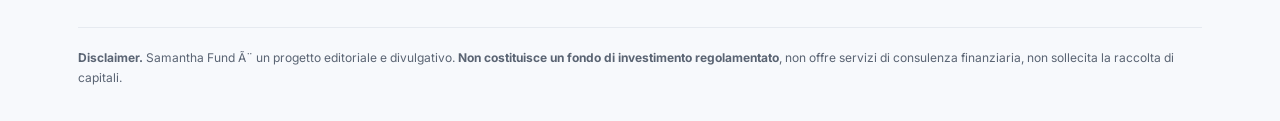
<file: consulting.html>
﻿<!DOCTYPE html>
<html lang="en">
<head>
  <meta charset="UTF-8">
  <meta name="viewport" content="width=device-width, initial-scale=1.0">
  <title>Consulting â€” Samantha.Fund</title>
  <meta name="description" content="Technology and strategy consulting for startups and corporates navigating the AI transition. Samantha.Fund.">
  <link rel="canonical" href="https://www.samantha-fund.com/consulting">

  <meta property="og:type" content="website">
  <meta property="og:locale" content="en_US">
  <meta property="og:site_name" content="Samantha Fund">
  <meta property="og:title" content="Consulting â€” Samantha.Fund">
  <meta property="og:description" content="Technology and strategy consulting for startups and corporates navigating the AI transition.">
  <meta property="og:url" content="https://www.samantha-fund.com/consulting">
  <meta property="og:image" content="https://redesign.samantha-fund.com/assets/img/og-home.jpg">
  <meta property="og:image:width" content="1200">
  <meta property="og:image:height" content="630">
  <meta property="og:image:type" content="image/jpeg">

  <meta name="twitter:card" content="summary_large_image">
  <meta name="twitter:title" content="Consulting â€” Samantha.Fund">
  <meta name="twitter:description" content="Technology and strategy consulting for startups and corporates navigating the AI transition.">
  <meta name="twitter:image" content="https://redesign.samantha-fund.com/assets/img/og-home.jpg">

  <link rel="icon" type="image/svg+xml" href="data:image/svg+xml,%3Csvg xmlns='http://www.w3.org/2000/svg' viewBox='0 0 32 32'%3E%3Crect width='32' height='32' rx='8' fill='%230A2540'/%3E%3Ccircle cx='16' cy='16' r='6' fill='%2300D4FF'/%3E%3C/svg%3E">
  <link rel="preconnect" href="https://fonts.googleapis.com">
  <link rel="preconnect" href="https://fonts.gstatic.com" crossorigin>
  <link href="https://fonts.googleapis.com/css2?family=Inter:wght@400;500;600;700;800&family=Space+Grotesk:wght@500;700&display=swap" rel="stylesheet">
<style>
:root{
  --ink:#0A2540;
  --ink-2:#1A2C44;
  --cyan:#00D4FF;
  --cyan-soft:#E6FAFF;
  --bg:#FFFFFF;
  --bg-2:#F7F9FC;
  --line:#E6EAF0;
  --text:#1A1A1A;
  --muted:#5A6473;
  --radius:14px;
  --shadow:0 1px 2px rgba(10,37,64,.04), 0 8px 24px rgba(10,37,64,.06);
}
*{box-sizing:border-box;margin:0;padding:0}
body{font-family:'Inter',system-ui,-apple-system,sans-serif;color:var(--text);background:var(--bg);line-height:1.55;-webkit-font-smoothing:antialiased}
a{color:inherit;text-decoration:none}
img{max-width:100%;display:block}
.container{max-width:1180px;margin:0 auto;padding:0 28px}

/* Disclaimer */
.legal-bar{background:var(--ink);color:#cfe7ff;font-size:12.5px;padding:10px 0;text-align:center;letter-spacing:.2px}
.legal-bar strong{color:#fff;font-weight:600}

/* Nav */
.nav{position:sticky;top:0;z-index:50;background:rgba(255,255,255,.85);backdrop-filter:saturate(180%) blur(10px);-webkit-backdrop-filter:saturate(180%) blur(10px);border-bottom:1px solid var(--line)}
.nav-inner{display:flex;align-items:center;justify-content:space-between;height:68px}
.brand{display:flex;align-items:center;gap:10px;font-weight:800;letter-spacing:-.01em}
.brand .dot{width:10px;height:10px;border-radius:50%;background:linear-gradient(135deg,var(--ink),var(--cyan))}
.brand .name{font-size:18px;color:var(--ink)}
.brand .name span{color:var(--cyan);font-weight:600}
.menu{display:flex;gap:6px;align-items:center}
.menu a{padding:9px 14px;border-radius:10px;font-size:14.5px;color:var(--muted);font-weight:500;transition:.15s ease}
.menu a:hover{background:var(--bg-2);color:var(--ink)}
.menu a.active{color:var(--ink);font-weight:600}
.menu .cta{background:var(--ink);color:#fff;padding:10px 16px;border-radius:10px}
.menu .cta:hover{background:#08182b}
.menu-toggle{display:none;background:none;border:1px solid var(--line);border-radius:10px;width:42px;height:42px;font-size:20px;line-height:1;color:var(--ink);cursor:pointer;align-items:center;justify-content:center}

/* Hero */
.hero{position:relative;overflow:hidden;padding:88px 0 80px;background:radial-gradient(1200px 500px at 85% -10%,rgba(0,212,255,.15),transparent 60%),radial-gradient(800px 400px at 10% 0%,rgba(10,37,64,.06),transparent 60%),linear-gradient(180deg,#fff,var(--bg-2))}
.eyebrow{display:inline-flex;align-items:center;gap:8px;font-family:'Space Grotesk',sans-serif;font-weight:500;color:var(--ink);background:var(--cyan-soft);padding:6px 12px;border-radius:999px;font-size:13px;border:1px solid #cdeefa;margin-bottom:20px}
.hero h1{font-family:'Space Grotesk',sans-serif;font-size:clamp(36px,5vw,62px);line-height:1.06;letter-spacing:-.025em;color:var(--ink);font-weight:700;margin-bottom:18px;max-width:16ch}
.hero h1 em{font-style:normal;background:linear-gradient(120deg,var(--ink) 30%,var(--cyan));-webkit-background-clip:text;background-clip:text;color:transparent}
.hero .lead{font-size:18px;color:var(--muted);max-width:56ch;margin-bottom:28px}
.btn{display:inline-flex;align-items:center;gap:8px;padding:13px 24px;border-radius:12px;font-size:15px;font-weight:600;cursor:pointer;transition:.18s ease;border:none}
.btn-primary{background:var(--ink);color:#fff}
.btn-primary:hover{background:var(--ink-2)}

/* Sections */
section{padding:80px 0}
section.alt{background:var(--bg-2)}
.section-head{margin-bottom:40px}
.section-head h2{font-family:'Space Grotesk',sans-serif;font-size:clamp(26px,3.5vw,38px);font-weight:700;letter-spacing:-.02em;color:var(--ink);margin-bottom:10px}
.section-head p{font-size:16px;color:var(--muted);max-width:58ch}
.section-tag{display:inline-block;font-size:11px;font-weight:700;text-transform:uppercase;letter-spacing:.1em;color:var(--muted);margin-bottom:12px}

/* Audience cards */
.audiences{display:grid;grid-template-columns:1fr 1fr;gap:20px}
.aud-card{background:var(--bg);border:1.5px solid var(--line);border-radius:var(--radius);padding:32px;box-shadow:var(--shadow)}
.aud-card.featured{border-color:var(--cyan);background:var(--cyan-soft)}
.aud-tag{display:inline-block;font-size:11px;font-weight:700;text-transform:uppercase;letter-spacing:.08em;color:var(--ink);background:var(--ink);color:#fff;padding:4px 10px;border-radius:6px;margin-bottom:14px}
.aud-card.featured .aud-tag{background:var(--cyan);color:var(--ink)}
.aud-card h3{font-family:'Space Grotesk',sans-serif;font-size:20px;font-weight:700;color:var(--ink);margin-bottom:10px;line-height:1.2}
.aud-card p{font-size:14.5px;color:var(--muted);line-height:1.65}

/* Service cards */
.services-grid{display:grid;grid-template-columns:repeat(4,1fr);gap:16px}
.svc-card{background:var(--bg);border:1px solid var(--line);border-radius:var(--radius);padding:24px 20px;box-shadow:var(--shadow);transition:.15s ease}
.svc-card:hover{border-color:var(--cyan);transform:translateY(-2px)}
.svc-card .ico{font-size:24px;margin-bottom:12px}
.svc-card h4{font-family:'Space Grotesk',sans-serif;font-size:15px;font-weight:700;color:var(--ink);margin-bottom:6px}
.svc-card p{font-size:13px;color:var(--muted);line-height:1.55}

/* Tech band */
.tech-band{background:var(--ink);border-radius:20px;padding:44px 48px;margin:0 0 80px}
.tech-band .section-tag{color:var(--cyan)}
.tech-band h2{font-family:'Space Grotesk',sans-serif;font-size:26px;font-weight:700;color:#fff;margin-bottom:24px}
.pills{display:flex;flex-wrap:wrap;gap:10px}
.pill{background:rgba(255,255,255,.08);border:1px solid rgba(255,255,255,.15);color:#fff;font-size:13px;font-weight:500;padding:8px 16px;border-radius:999px}
.pill.hi{background:var(--cyan);color:var(--ink);border-color:var(--cyan);font-weight:700}

/* CTA band */
.cta-band{background:var(--bg-2);border:1px solid var(--line);border-radius:20px;padding:48px;display:grid;grid-template-columns:1fr auto;gap:32px;align-items:center;margin:0 0 80px}
.cta-band h2{font-family:'Space Grotesk',sans-serif;font-size:28px;font-weight:700;color:var(--ink);margin-bottom:8px}
.cta-band p{font-size:15px;color:var(--muted)}

/* Footer */
footer{padding:56px 0 32px;border-top:1px solid var(--line);background:var(--bg-2)}
.foot-grid{display:grid;grid-template-columns:2fr 1fr 1fr 1fr;gap:40px;margin-bottom:40px}
.foot-grid h4{font-size:12px;font-weight:700;text-transform:uppercase;letter-spacing:.08em;color:var(--muted);margin-bottom:12px}
.foot-grid a{display:block;font-size:14px;color:var(--muted);margin-bottom:8px}
.foot-grid a:hover{color:var(--ink)}
.foot-brand{display:flex;align-items:center;gap:10px;font-weight:800;font-size:18px;margin-bottom:10px}
.foot-brand .dot{width:10px;height:10px;border-radius:50%;background:linear-gradient(135deg,var(--ink),var(--cyan))}
.foot-brand .name{color:var(--ink)}
.foot-brand .name span{color:var(--cyan)}
.foot-desc{font-size:13px;color:var(--muted);line-height:1.65;max-width:260px}
.foot-bottom{border-top:1px solid var(--line);padding-top:20px;font-size:12px;color:var(--muted);line-height:1.7}

@media(max-width:900px){
  .menu-toggle{display:inline-flex}
  .menu{position:absolute;top:68px;left:0;right:0;flex-direction:column;align-items:stretch;gap:0;background:rgba(255,255,255,.98);backdrop-filter:blur(10px);border-bottom:1px solid var(--line);padding:8px 20px 16px;box-shadow:var(--shadow);display:none}
  .menu.open{display:flex}
  .menu a{padding:12px 14px;border-radius:10px}
  .menu .cta{text-align:center;margin-top:6px}
  .audiences{grid-template-columns:1fr}
  .services-grid{grid-template-columns:1fr 1fr}
  .tech-band{padding:32px 24px;margin:0 0 56px}
  .cta-band{grid-template-columns:1fr;padding:32px 24px;margin:0 0 56px}
  .foot-grid{grid-template-columns:1fr 1fr}
}
@media(max-width:600px){
  .services-grid{grid-template-columns:1fr}
  .foot-grid{grid-template-columns:1fr}
}
</style>
</head>
<body>

<div class="legal-bar">
  <strong>Note:</strong> Samantha.Fund provides technology &amp; strategy advisory only â€” not financial or investment advice.
</div>

<nav class="nav">
  <div class="container nav-inner">
    <a href="index.html" class="brand"><span class="dot"></span><span class="name">Samantha<span>.Fund</span></span></a>
    <button class="menu-toggle" aria-label="Apri menu" aria-expanded="false" aria-controls="consulting-menu" onclick="var m=document.getElementById('consulting-menu');var o=m.classList.toggle('open');this.setAttribute('aria-expanded',o);this.setAttribute('aria-label',o?'Chiudi menu':'Apri menu');this.innerHTML=o?'&#10005;':'&#9776;'">&#9776;</button>
    <div class="menu" id="consulting-menu">
      <a href="index.html#blog">Blog</a>
      <a href="index.html#tech">AI &amp; Tech</a>
      <a href="thesis.html">Thesis</a>
      <a href="consulting.html" class="active">Consulting</a>
      <a href="index.html#podcast">Podcast</a>
      <a href="contatti.html" class="cta">Contatti</a>
    </div>
  </div>
</nav>

<!-- Hero -->
<section class="hero">
  <div class="container">
    <div class="eyebrow">Advisory Services</div>
    <h1>Technology &amp; Strategy <em>Consulting</em></h1>
    <p class="lead">We work with startups, scale-ups and established organisations navigating the AI transition, digital transformation, and the emerging tokenised economy.</p>
    <a href="mailto:luca@samantha.fund" class="btn btn-primary">Get in touch â†’</a>
  </div>
</section>

<!-- Who we work with -->
<section class="alt">
  <div class="container">
    <div class="section-head">
      <div class="section-tag">Who we work with</div>
      <h2>Two tracks, one focus: technology.</h2>
      <p>Whether you're building from zero or transforming an established business, we adapt to where you are.</p>
    </div>
    <div class="audiences">
      <div class="aud-card featured">
        <div class="aud-tag">Startups &amp; Scale-ups</div>
        <h3>Build faster. Position smarter.</h3>
        <p>Early-stage founders building in AI, Web3, biotech or cleantech who need hands-on strategic support: from go-to-market and positioning, to governance, fundraising readiness, and operational build-out.</p>
      </div>
      <div class="aud-card">
        <div class="aud-tag">Corporates &amp; Institutions</div>
        <h3>Navigate the AI &amp; tech transition.</h3>
        <p>Established organisations â€” across manufacturing, fashion, food, pharma, and finance â€” looking to understand and act on emerging technologies: AI adoption, tokenisation, digital product strategy, and regulatory compliance (EU AI Act, DORA, NIS2).</p>
      </div>
    </div>
  </div>
</section>

<!-- Services -->
<section>
  <div class="container">
    <div class="section-head">
      <div class="section-tag">What we do</div>
      <h2>Eight areas of expertise.</h2>
      <p>Hands-on advisory across the full business lifecycle â€” from strategy to execution.</p>
    </div>
    <div class="services-grid">
      <div class="svc-card">
        <div class="ico">ðŸ§­</div>
        <h4>Strategy</h4>
        <p>Competitive positioning, go-to-market design, product-market fit, and long-range vision.</p>
      </div>
      <div class="svc-card">
        <div class="ico">ðŸ“Š</div>
        <h4>Financial Modelling</h4>
        <p>Business model design, unit economics, scenario planning. Operational finance only â€” not investment advice.</p>
      </div>
      <div class="svc-card">
        <div class="ico">ðŸ“£</div>
        <h4>Branding &amp; Marketing</h4>
        <p>Brand identity, narrative, content strategy, and digital presence for tech-first companies.</p>
      </div>
      <div class="svc-card">
        <div class="ico">ðŸ›ï¸</div>
        <h4>Governance</h4>
        <p>Corporate governance, regulatory readiness (EU AI Act, GDPR, DORA), and board composition.</p>
      </div>
      <div class="svc-card">
        <div class="ico">ðŸ”</div>
        <h4>Due Diligence Support</h4>
        <p>Technology, team, and market diligence for companies preparing for partnerships or transactions.</p>
      </div>
      <div class="svc-card">
        <div class="ico">ðŸ‘¥</div>
        <h4>HR &amp; Talent</h4>
        <p>Org design, founding team assessment, key hire profiling, and leadership coaching.</p>
      </div>
      <div class="svc-card">
        <div class="ico">ðŸŒ</div>
        <h4>Network &amp; Introductions</h4>
        <p>Curated network across Italian and European tech ecosystems, corporate partners, and advisors.</p>
      </div>
      <div class="svc-card">
        <div class="ico">ðŸš€</div>
        <h4>Business Development</h4>
        <p>Partner identification, channel strategy, and commercial deal support across Made in Italy verticals.</p>
      </div>
    </div>
  </div>
</section>

<!-- Tech focus -->
<section class="alt">
  <div class="container">
    <div class="tech-band">
      <div class="section-tag">Technology Focus â€” 2026</div>
      <h2>Where we operate.</h2>
      <div class="pills">
        <span class="pill hi">Generative AI &amp; Agents</span>
        <span class="pill hi">Tokenisation &amp; RWA</span>
        <span class="pill hi">Longevity &amp; Digital Health</span>
        <span class="pill hi">Cleantech &amp; Energy Transition</span>
        <span class="pill">Cyber Security</span>
        <span class="pill">EU AI Act Compliance</span>
        <span class="pill">AI Ã— Fashion &amp; Luxury</span>
        <span class="pill">AI Ã— Food &amp; Agritech</span>
        <span class="pill">Advanced Manufacturing</span>
        <span class="pill">Web3 Infrastructure</span>
      </div>
    </div>
  </div>
</section>

<!-- CTA -->
<section>
  <div class="container">
    <div class="cta-band">
      <div>
        <h2>Let's work together.</h2>
        <p>Tell us about your company and what you're building â€” we'll get back within 48 hours.</p>
      </div>
      <a href="mailto:luca@samantha.fund" class="btn btn-primary">luca@samantha.fund â†’</a>
    </div>
    <p style="font-size:12px;color:var(--muted);padding-top:16px;border-top:1px solid var(--line)"><strong>Disclaimer:</strong> Samantha.Fund provides technology and business strategy consulting only. Nothing here constitutes financial advice, investment advice, or any regulated financial service.</p>
  </div>
</section>

<!-- Footer -->
<footer>
  <div class="container">
    <div class="foot-grid">
      <div>
        <a href="index.html" class="foot-brand"><span class="dot"></span><span class="name">Samantha<span>.Fund</span></span></a>
        <p class="foot-desc">Progetto editoriale indipendente su tecnologia, AI e innovazione. Curato da Samantha.</p>
      </div>
      <div>
        <h4>Esplora</h4>
        <a href="index.html#blog">Blog</a>
        <a href="index.html#tech">AI &amp; Tech</a>
        <a href="index.html#podcast">Podcast</a>
        <a href="index.html#shop">Shop</a>
      </div>
      <div>
        <h4>About</h4>
        <a href="thesis.html">Thesis</a>
        <a href="consulting.html">Consulting</a>
        <a href="contatti.html">Contatti</a>
      </div>
      <div>
        <h4>Legal</h4>
        <a href="disclaimer.html">Disclaimer</a>
        <a href="privacy.html">Privacy Policy</a>
        <a href="cookie.html">Cookie Policy</a>
        <a href="note-legali.html">Note legali</a>
      </div>
    </div>
    <div class="foot-bottom">
      <strong>Disclaimer.</strong> Samantha Fund Ã¨ un progetto editoriale e divulgativo. <strong>Non costituisce un fondo di investimento regolamentato</strong>, non offre servizi di consulenza finanziaria, non sollecita la raccolta di capitali.
    </div>
  </div>
</footer>

</body>
</html>
</file>
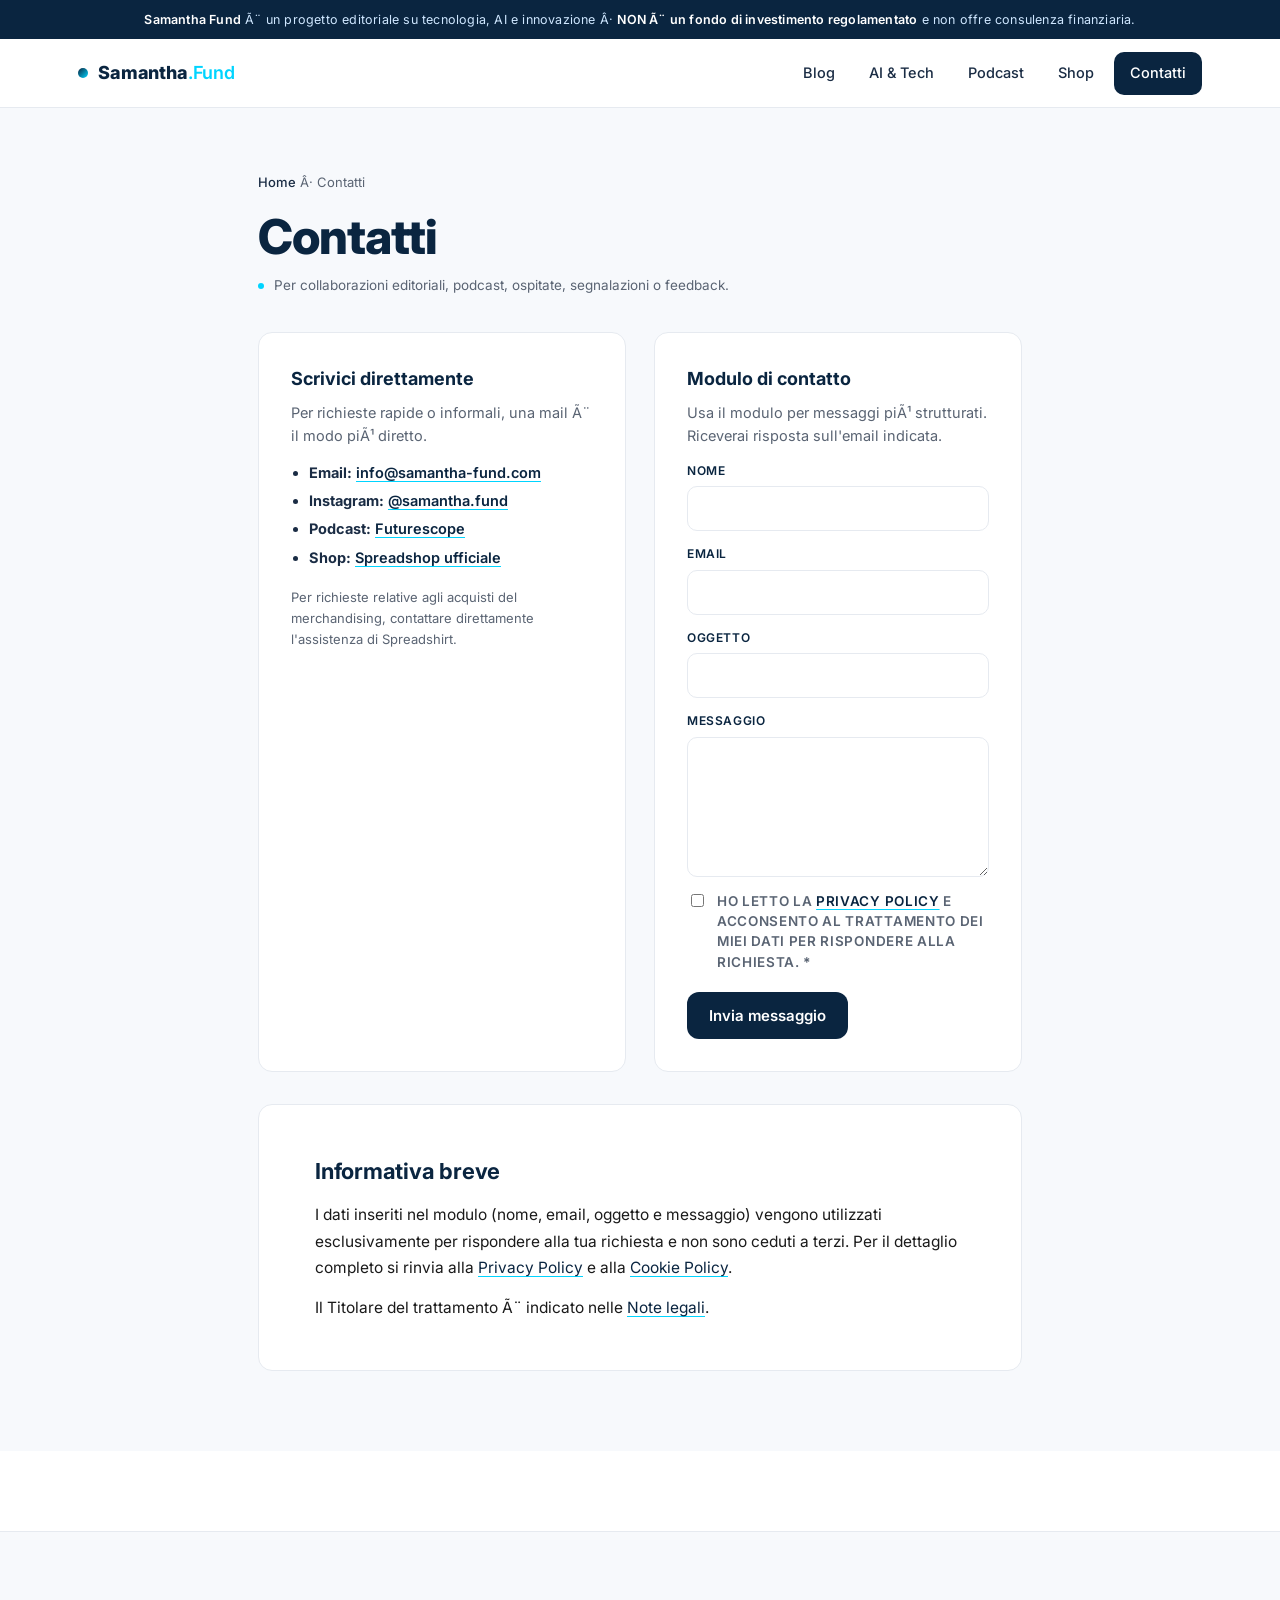
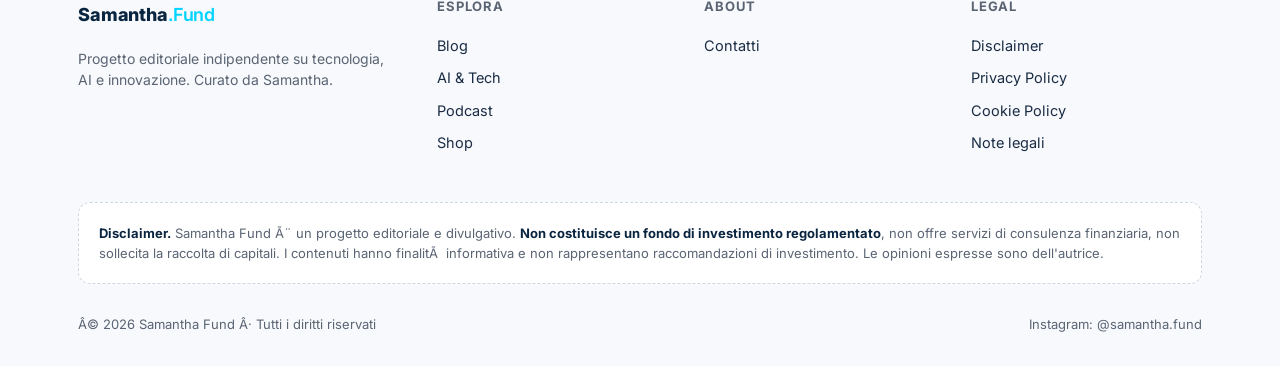
<file: contatti.html>
﻿<!doctype html>
<html lang="it">
<head>
<meta charset="utf-8">
<meta name="viewport" content="width=device-width, initial-scale=1">
<title>Contatti â€” Samantha Fund</title>
<meta name="description" content="Contatta Samantha Fund â€” collaborazioni, podcast, segnalazioni e richieste di informazioni.">
<meta name="robots" content="index,follow">
<link rel="canonical" href="https://www.samantha-fund.com/contatti">

<meta property="og:type" content="website">
<meta property="og:locale" content="it_IT">
<meta property="og:site_name" content="Samantha Fund">
<meta property="og:title" content="Contatti â€” Samantha Fund">
<meta property="og:description" content="Contatta Samantha Fund â€” collaborazioni, podcast, segnalazioni e richieste di informazioni.">
<meta property="og:url" content="https://www.samantha-fund.com/contatti">
<meta property="og:image" content="https://redesign.samantha-fund.com/assets/img/og-home.jpg">
<meta property="og:image:width" content="1200">
<meta property="og:image:height" content="630">
<meta property="og:image:type" content="image/jpeg">

<meta name="twitter:card" content="summary_large_image">
<meta name="twitter:title" content="Contatti â€” Samantha Fund">
<meta name="twitter:description" content="Contatta Samantha Fund â€” collaborazioni, podcast, segnalazioni e richieste di informazioni.">
<meta name="twitter:image" content="https://redesign.samantha-fund.com/assets/img/og-home.jpg">

<link rel="icon" type="image/svg+xml" href="data:image/svg+xml,%3Csvg xmlns='http://www.w3.org/2000/svg' viewBox='0 0 32 32'%3E%3Crect width='32' height='32' rx='8' fill='%230A2540'/%3E%3Ccircle cx='16' cy='16' r='6' fill='%2300D4FF'/%3E%3C/svg%3E">
<link rel="preconnect" href="https://fonts.googleapis.com">
<link rel="preconnect" href="https://fonts.gstatic.com" crossorigin>
<link href="https://fonts.googleapis.com/css2?family=Inter:wght@400;500;600;700;800&family=Space+Grotesk:wght@500;700&display=swap" rel="stylesheet">
<link rel="stylesheet" href="assets/styles.css">
</head>
<body>

<div class="legal-bar">
  <div class="container">
    <strong>Samantha Fund</strong> Ã¨ un progetto editoriale su tecnologia, AI e innovazione Â· <strong>NON Ã¨ un fondo di investimento regolamentato</strong> e non offre consulenza finanziaria.
  </div>
</div>

<nav class="nav">
  <div class="container nav-inner">
    <a href="index.html" class="brand"><span class="dot"></span><span class="name">Samantha<span>.Fund</span></span></a>
    <button class="menu-toggle" aria-label="Apri menu" aria-expanded="false" aria-controls="contatti-menu" onclick="var m=document.getElementById('contatti-menu');var o=m.classList.toggle('open');this.setAttribute('aria-expanded',o);this.setAttribute('aria-label',o?'Chiudi menu':'Apri menu');this.innerHTML=o?'&#10005;':'&#9776;'">&#9776;</button>
    <div class="menu" id="contatti-menu">
      <a href="index.html#blog">Blog</a>
      <a href="index.html#tech">AI &amp; Tech</a>
      <a href="index.html#podcast">Podcast</a>
      <a href="index.html#shop">Shop</a>
      <a href="contatti.html" class="cta">Contatti</a>
    </div>
  </div>
</nav>

<main class="legal-page">
  <div class="container">
    <div class="breadcrumb"><a href="index.html">Home</a> Â· Contatti</div>
    <h1>Contatti</h1>
    <div class="updated">Per collaborazioni editoriali, podcast, ospitate, segnalazioni o feedback.</div>

    <div class="contact-grid">

      <div class="contact-card">
        <h3>Scrivici direttamente</h3>
        <p>Per richieste rapide o informali, una mail Ã¨ il modo piÃ¹ diretto.</p>
        <ul>
          <li><strong>Email:</strong> <a href="mailto:info@samantha-fund.com">info@samantha-fund.com</a></li>
          <li><strong>Instagram:</strong> <a href="https://www.instagram.com/samantha.fund" target="_blank" rel="noopener">@samantha.fund</a></li>
          <li><strong>Podcast:</strong> <a href="index.html#podcast">Futurescope</a></li>
          <li><strong>Shop:</strong> <a href="https://100698367.myspreadshop.net" target="_blank" rel="noopener">Spreadshop ufficiale</a></li>
        </ul>
        <p style="margin-top:18px;font-size:13px;color:var(--muted)">Per richieste relative agli acquisti del merchandising, contattare direttamente l'assistenza di Spreadshirt.</p>
      </div>

      <div class="contact-card">
        <h3>Modulo di contatto</h3>
        <p>Usa il modulo per messaggi piÃ¹ strutturati. Riceverai risposta sull'email indicata.</p>
        <form class="contact-form" onsubmit="event.preventDefault();alert('Mockup â€” nessun invio reale');">
          <div class="field">
            <label for="cf-nome">Nome</label>
            <input id="cf-nome" name="nome" type="text" required autocomplete="name">
          </div>
          <div class="field">
            <label for="cf-email">Email</label>
            <input id="cf-email" name="email" type="email" required autocomplete="email">
          </div>
          <div class="field">
            <label for="cf-oggetto">Oggetto</label>
            <input id="cf-oggetto" name="oggetto" type="text" required>
          </div>
          <div class="field">
            <label for="cf-msg">Messaggio</label>
            <textarea id="cf-msg" name="messaggio" required></textarea>
          </div>
          <label class="consent">
            <input type="checkbox" name="privacy" required>
            <span>Ho letto la <a href="privacy.html">Privacy Policy</a> e acconsento al trattamento dei miei dati per rispondere alla richiesta. <strong>*</strong></span>
          </label>
          <button type="submit">Invia messaggio</button>
        </form>
      </div>

    </div>

    <div style="margin-top:32px" class="legal-prose">
      <h2>Informativa breve</h2>
      <p>I dati inseriti nel modulo (nome, email, oggetto e messaggio) vengono utilizzati esclusivamente per rispondere alla tua richiesta e non sono ceduti a terzi. Per il dettaglio completo si rinvia alla <a href="privacy.html">Privacy Policy</a> e alla <a href="cookie.html">Cookie Policy</a>.</p>
      <p style="margin:0">Il Titolare del trattamento Ã¨ indicato nelle <a href="note-legali.html">Note legali</a>.</p>
    </div>

  </div>
</main>

<footer>
  <div class="container">
    <div class="foot-grid">
      <div>
        <a href="index.html" class="brand" style="margin-bottom:14px"><span class="dot"></span><span class="name">Samantha<span>.Fund</span></span></a>
        <p>Progetto editoriale indipendente su tecnologia, AI e innovazione. Curato da Samantha.</p>
      </div>
      <div>
        <h4>Esplora</h4>
        <a href="index.html#blog">Blog</a>
        <a href="index.html#tech">AI &amp; Tech</a>
        <a href="index.html#podcast">Podcast</a>
        <a href="index.html#shop">Shop</a>
      </div>
      <div>
        <h4>About</h4>
        <a href="contatti.html">Contatti</a>
      </div>
      <div>
        <h4>Legal</h4>
        <a href="disclaimer.html">Disclaimer</a>
        <a href="privacy.html">Privacy Policy</a>
        <a href="cookie.html">Cookie Policy</a>
        <a href="note-legali.html">Note legali</a>
      </div>
    </div>

    <div class="disclaimer">
      <strong>Disclaimer.</strong> Samantha Fund Ã¨ un progetto editoriale e divulgativo. <strong>Non costituisce un fondo di investimento regolamentato</strong>, non offre servizi di consulenza finanziaria, non sollecita la raccolta di capitali. I contenuti hanno finalitÃ  informativa e non rappresentano raccomandazioni di investimento. Le opinioni espresse sono dell'autrice.
    </div>

    <div class="copy">
      <span>Â© 2026 Samantha Fund Â· Tutti i diritti riservati</span>
      <span>Instagram: @samantha.fund</span>
    </div>
  </div>
</footer>

</body>
</html>
</file>
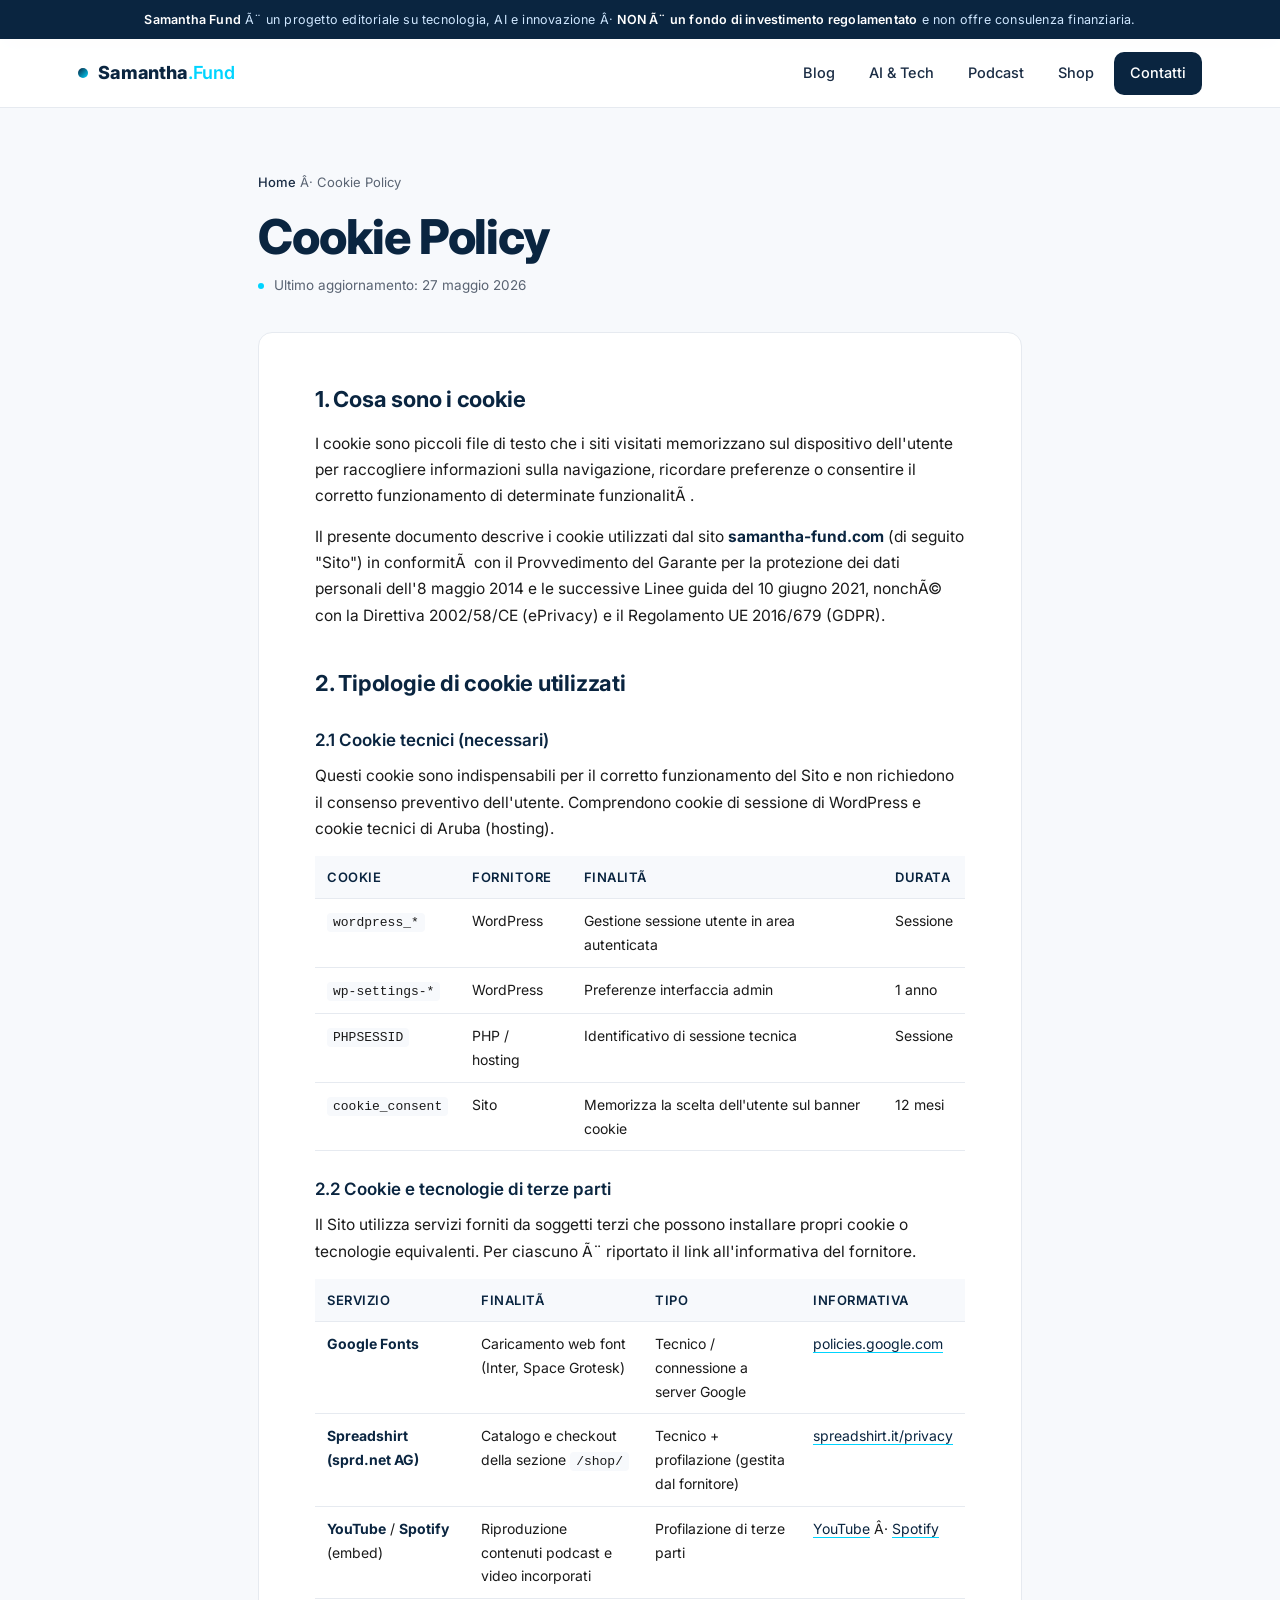
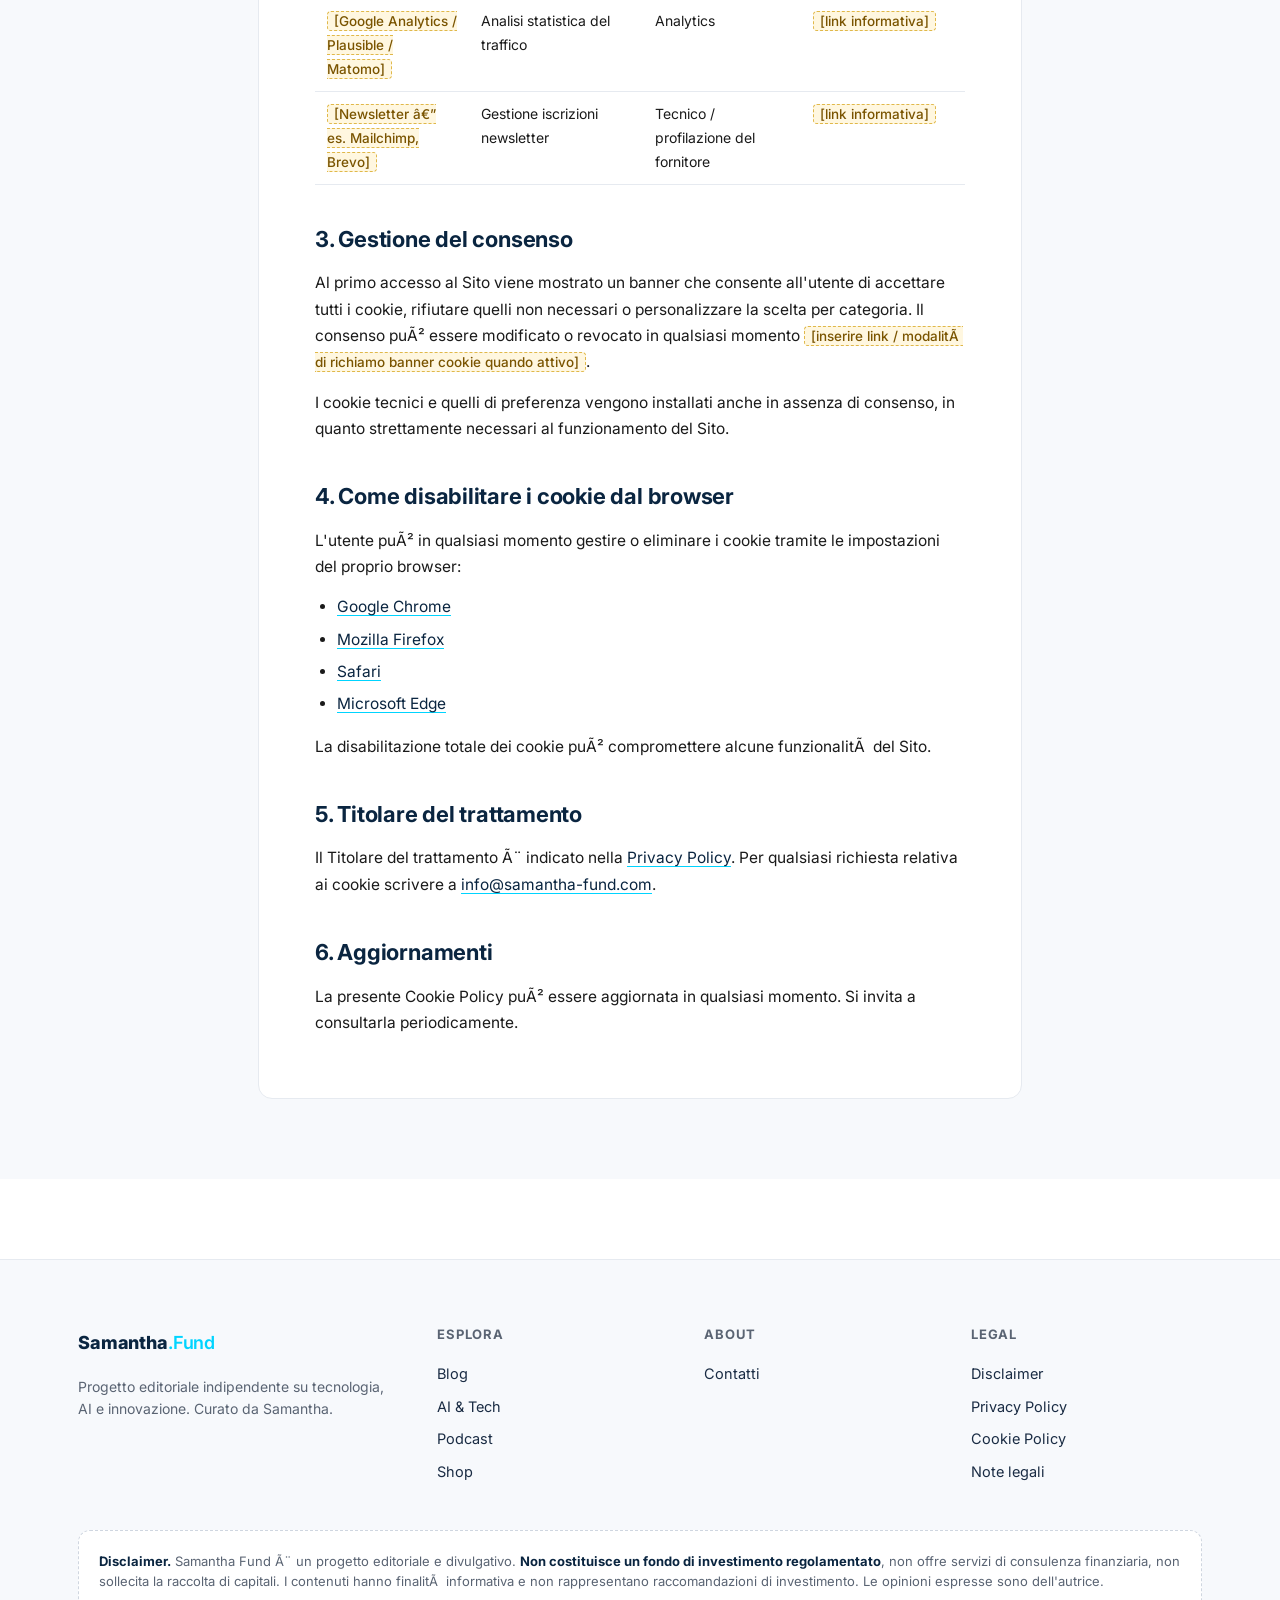
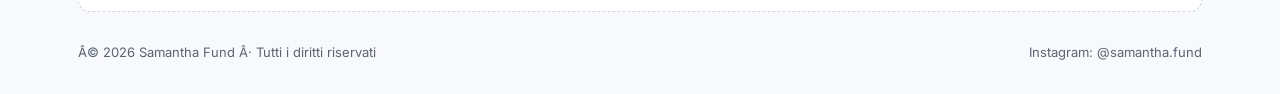
<file: cookie.html>
﻿<!doctype html>
<html lang="it">
<head>
<meta charset="utf-8">
<meta name="viewport" content="width=device-width, initial-scale=1">
<title>Cookie Policy â€” Samantha Fund</title>
<meta name="description" content="Informativa sull'uso dei cookie nel sito samantha-fund.com â€” cookie tecnici, di terze parti e modalitÃ  di gestione.">
<meta name="robots" content="index,follow">
<link rel="icon" type="image/svg+xml" href="data:image/svg+xml,%3Csvg xmlns='http://www.w3.org/2000/svg' viewBox='0 0 32 32'%3E%3Crect width='32' height='32' rx='8' fill='%230A2540'/%3E%3Ccircle cx='16' cy='16' r='6' fill='%2300D4FF'/%3E%3C/svg%3E">
<link rel="preconnect" href="https://fonts.googleapis.com">
<link rel="preconnect" href="https://fonts.gstatic.com" crossorigin>
<link href="https://fonts.googleapis.com/css2?family=Inter:wght@400;500;600;700;800&family=Space+Grotesk:wght@500;700&display=swap" rel="stylesheet">
<link rel="stylesheet" href="assets/styles.css">
</head>
<body>

<div class="legal-bar">
  <div class="container">
    <strong>Samantha Fund</strong> Ã¨ un progetto editoriale su tecnologia, AI e innovazione Â· <strong>NON Ã¨ un fondo di investimento regolamentato</strong> e non offre consulenza finanziaria.
  </div>
</div>

<nav class="nav">
  <div class="container nav-inner">
    <a href="index.html" class="brand"><span class="dot"></span><span class="name">Samantha<span>.Fund</span></span></a>
    <button class="menu-toggle" aria-label="Apri menu" aria-expanded="false" aria-controls="cookie-menu" onclick="var m=document.getElementById('cookie-menu');var o=m.classList.toggle('open');this.setAttribute('aria-expanded',o);this.setAttribute('aria-label',o?'Chiudi menu':'Apri menu');this.innerHTML=o?'&#10005;':'&#9776;'">&#9776;</button>
    <div class="menu" id="cookie-menu">
      <a href="index.html#blog">Blog</a>
      <a href="index.html#tech">AI &amp; Tech</a>
      <a href="index.html#podcast">Podcast</a>
      <a href="index.html#shop">Shop</a>
      <a href="contatti.html" class="cta">Contatti</a>
    </div>
  </div>
</nav>

<main class="legal-page">
  <div class="container">
    <div class="breadcrumb"><a href="index.html">Home</a> Â· Cookie Policy</div>
    <h1>Cookie Policy</h1>
    <div class="updated">Ultimo aggiornamento: 27 maggio 2026</div>

    <article class="legal-prose">
      <h2>1. Cosa sono i cookie</h2>
      <p>I cookie sono piccoli file di testo che i siti visitati memorizzano sul dispositivo dell'utente per raccogliere informazioni sulla navigazione, ricordare preferenze o consentire il corretto funzionamento di determinate funzionalitÃ .</p>
      <p>Il presente documento descrive i cookie utilizzati dal sito <strong>samantha-fund.com</strong> (di seguito "Sito") in conformitÃ  con il Provvedimento del Garante per la protezione dei dati personali dell'8 maggio 2014 e le successive Linee guida del 10 giugno 2021, nonchÃ© con la Direttiva 2002/58/CE (ePrivacy) e il Regolamento UE 2016/679 (GDPR).</p>

      <h2>2. Tipologie di cookie utilizzati</h2>

      <h3>2.1 Cookie tecnici (necessari)</h3>
      <p>Questi cookie sono indispensabili per il corretto funzionamento del Sito e non richiedono il consenso preventivo dell'utente. Comprendono cookie di sessione di WordPress e cookie tecnici di Aruba (hosting).</p>
      <table>
        <thead><tr><th>Cookie</th><th>Fornitore</th><th>FinalitÃ </th><th>Durata</th></tr></thead>
        <tbody>
          <tr><td><code>wordpress_*</code></td><td>WordPress</td><td>Gestione sessione utente in area autenticata</td><td>Sessione</td></tr>
          <tr><td><code>wp-settings-*</code></td><td>WordPress</td><td>Preferenze interfaccia admin</td><td>1 anno</td></tr>
          <tr><td><code>PHPSESSID</code></td><td>PHP / hosting</td><td>Identificativo di sessione tecnica</td><td>Sessione</td></tr>
          <tr><td><code>cookie_consent</code></td><td>Sito</td><td>Memorizza la scelta dell'utente sul banner cookie</td><td>12 mesi</td></tr>
        </tbody>
      </table>

      <h3>2.2 Cookie e tecnologie di terze parti</h3>
      <p>Il Sito utilizza servizi forniti da soggetti terzi che possono installare propri cookie o tecnologie equivalenti. Per ciascuno Ã¨ riportato il link all'informativa del fornitore.</p>
      <table>
        <thead><tr><th>Servizio</th><th>FinalitÃ </th><th>Tipo</th><th>Informativa</th></tr></thead>
        <tbody>
          <tr>
            <td><strong>Google Fonts</strong></td>
            <td>Caricamento web font (Inter, Space Grotesk)</td>
            <td>Tecnico / connessione a server Google</td>
            <td><a href="https://policies.google.com/privacy" target="_blank" rel="noopener">policies.google.com</a></td>
          </tr>
          <tr>
            <td><strong>Spreadshirt (sprd.net AG)</strong></td>
            <td>Catalogo e checkout della sezione <code>/shop/</code></td>
            <td>Tecnico + profilazione (gestita dal fornitore)</td>
            <td><a href="https://www.spreadshirt.it/privacy-C3358" target="_blank" rel="noopener">spreadshirt.it/privacy</a></td>
          </tr>
          <tr>
            <td><strong>YouTube</strong> / <strong>Spotify</strong> (embed)</td>
            <td>Riproduzione contenuti podcast e video incorporati</td>
            <td>Profilazione di terze parti</td>
            <td><a href="https://policies.google.com/privacy" target="_blank" rel="noopener">YouTube</a> Â· <a href="https://www.spotify.com/it/legal/privacy-policy/" target="_blank" rel="noopener">Spotify</a></td>
          </tr>
          <tr>
            <td><span class="placeholder">[Google Analytics / Plausible / Matomo]</span></td>
            <td>Analisi statistica del traffico</td>
            <td>Analytics</td>
            <td><span class="placeholder">[link informativa]</span></td>
          </tr>
          <tr>
            <td><span class="placeholder">[Newsletter â€” es. Mailchimp, Brevo]</span></td>
            <td>Gestione iscrizioni newsletter</td>
            <td>Tecnico / profilazione del fornitore</td>
            <td><span class="placeholder">[link informativa]</span></td>
          </tr>
        </tbody>
      </table>

      <h2>3. Gestione del consenso</h2>
      <p>Al primo accesso al Sito viene mostrato un banner che consente all'utente di accettare tutti i cookie, rifiutare quelli non necessari o personalizzare la scelta per categoria. Il consenso puÃ² essere modificato o revocato in qualsiasi momento <span class="placeholder">[inserire link / modalitÃ  di richiamo banner cookie quando attivo]</span>.</p>
      <p>I cookie tecnici e quelli di preferenza vengono installati anche in assenza di consenso, in quanto strettamente necessari al funzionamento del Sito.</p>

      <h2>4. Come disabilitare i cookie dal browser</h2>
      <p>L'utente puÃ² in qualsiasi momento gestire o eliminare i cookie tramite le impostazioni del proprio browser:</p>
      <ul>
        <li><a href="https://support.google.com/chrome/answer/95647" target="_blank" rel="noopener">Google Chrome</a></li>
        <li><a href="https://support.mozilla.org/it/kb/Gestione%20dei%20cookie" target="_blank" rel="noopener">Mozilla Firefox</a></li>
        <li><a href="https://support.apple.com/it-it/guide/safari/sfri11471/mac" target="_blank" rel="noopener">Safari</a></li>
        <li><a href="https://support.microsoft.com/it-it/microsoft-edge" target="_blank" rel="noopener">Microsoft Edge</a></li>
      </ul>
      <p>La disabilitazione totale dei cookie puÃ² compromettere alcune funzionalitÃ  del Sito.</p>

      <h2>5. Titolare del trattamento</h2>
      <p>Il Titolare del trattamento Ã¨ indicato nella <a href="privacy.html">Privacy Policy</a>. Per qualsiasi richiesta relativa ai cookie scrivere a <a href="mailto:info@samantha-fund.com">info@samantha-fund.com</a>.</p>

      <h2>6. Aggiornamenti</h2>
      <p>La presente Cookie Policy puÃ² essere aggiornata in qualsiasi momento. Si invita a consultarla periodicamente.</p>
    </article>
  </div>
</main>

<footer>
  <div class="container">
    <div class="foot-grid">
      <div>
        <a href="index.html" class="brand" style="margin-bottom:14px"><span class="dot"></span><span class="name">Samantha<span>.Fund</span></span></a>
        <p>Progetto editoriale indipendente su tecnologia, AI e innovazione. Curato da Samantha.</p>
      </div>
      <div>
        <h4>Esplora</h4>
        <a href="index.html#blog">Blog</a>
        <a href="index.html#tech">AI &amp; Tech</a>
        <a href="index.html#podcast">Podcast</a>
        <a href="index.html#shop">Shop</a>
      </div>
      <div>
        <h4>About</h4>
        <a href="contatti.html">Contatti</a>
      </div>
      <div>
        <h4>Legal</h4>
        <a href="disclaimer.html">Disclaimer</a>
        <a href="privacy.html">Privacy Policy</a>
        <a href="cookie.html">Cookie Policy</a>
        <a href="note-legali.html">Note legali</a>
      </div>
    </div>

    <div class="disclaimer">
      <strong>Disclaimer.</strong> Samantha Fund Ã¨ un progetto editoriale e divulgativo. <strong>Non costituisce un fondo di investimento regolamentato</strong>, non offre servizi di consulenza finanziaria, non sollecita la raccolta di capitali. I contenuti hanno finalitÃ  informativa e non rappresentano raccomandazioni di investimento. Le opinioni espresse sono dell'autrice.
    </div>

    <div class="copy">
      <span>Â© 2026 Samantha Fund Â· Tutti i diritti riservati</span>
      <span>Instagram: @samantha.fund</span>
    </div>
  </div>
</footer>

</body>
</html>
</file>
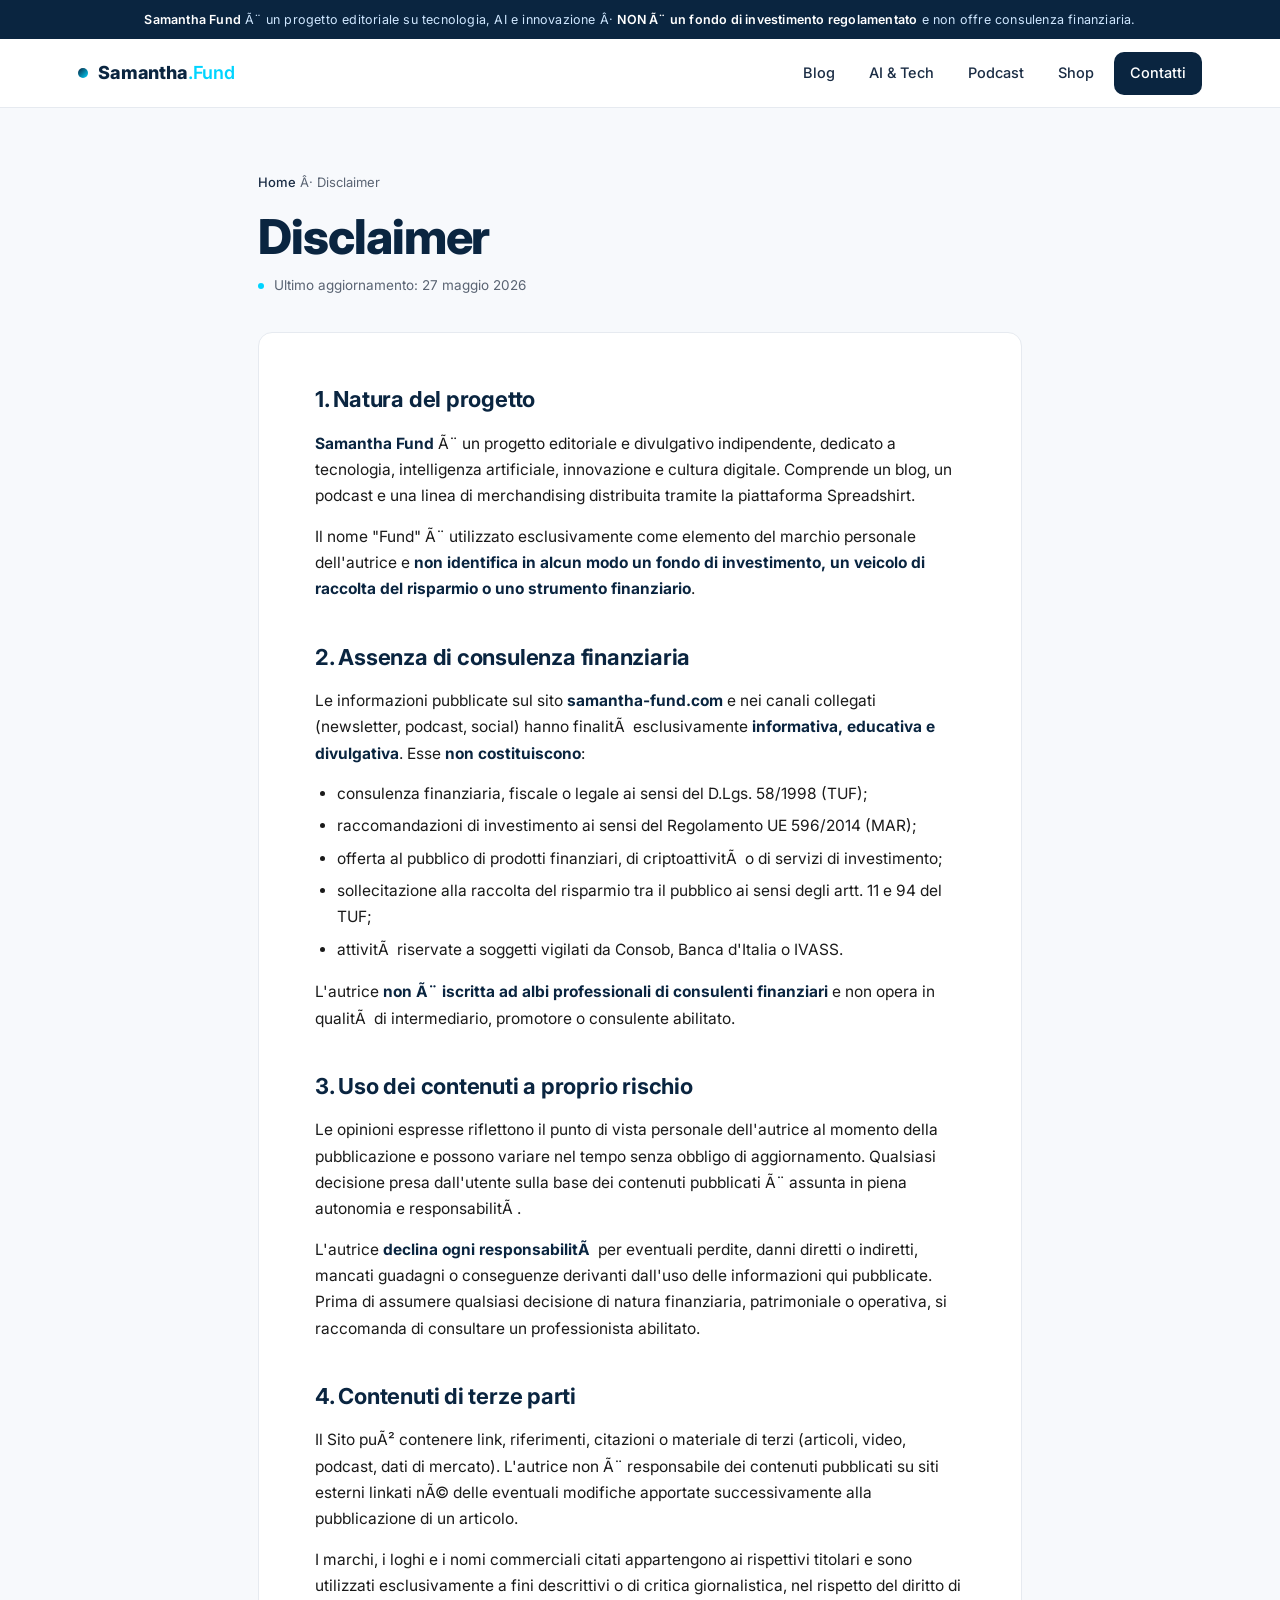
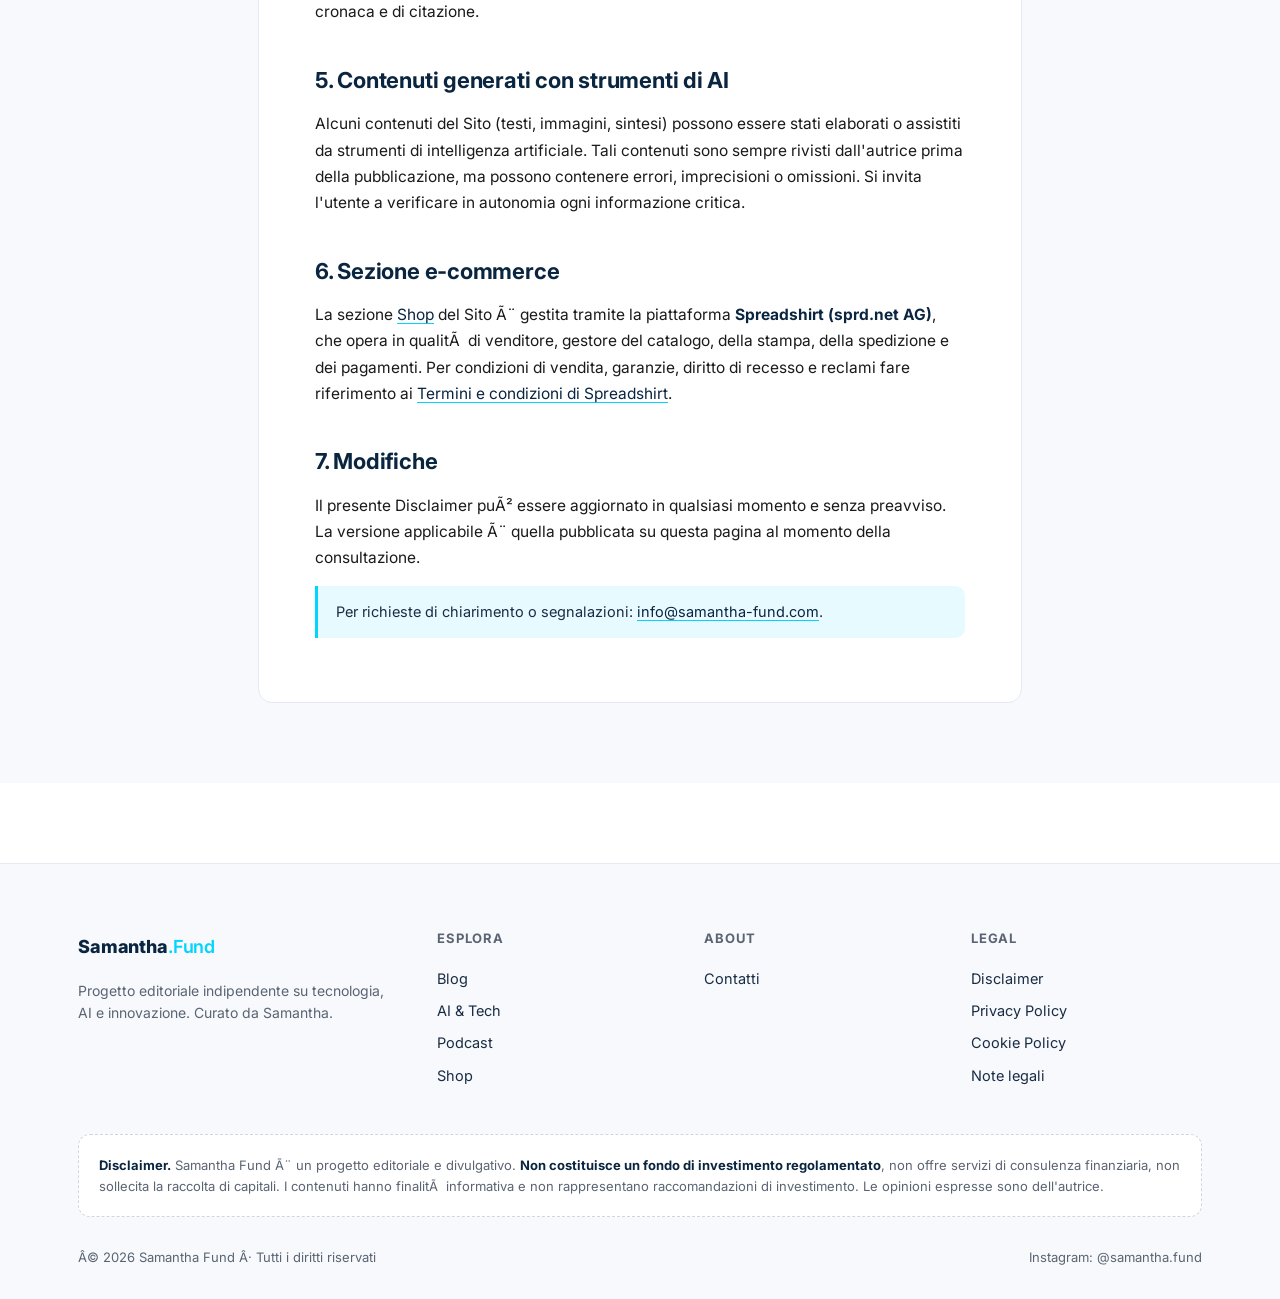
<file: disclaimer.html>
﻿<!doctype html>
<html lang="it">
<head>
<meta charset="utf-8">
<meta name="viewport" content="width=device-width, initial-scale=1">
<title>Disclaimer â€” Samantha Fund</title>
<meta name="description" content="Disclaimer del sito samantha-fund.com â€” chiarimento sulla natura editoriale del progetto e assenza di servizi di investimento.">
<meta name="robots" content="index,follow">
<link rel="icon" type="image/svg+xml" href="data:image/svg+xml,%3Csvg xmlns='http://www.w3.org/2000/svg' viewBox='0 0 32 32'%3E%3Crect width='32' height='32' rx='8' fill='%230A2540'/%3E%3Ccircle cx='16' cy='16' r='6' fill='%2300D4FF'/%3E%3C/svg%3E">
<link rel="preconnect" href="https://fonts.googleapis.com">
<link rel="preconnect" href="https://fonts.gstatic.com" crossorigin>
<link href="https://fonts.googleapis.com/css2?family=Inter:wght@400;500;600;700;800&family=Space+Grotesk:wght@500;700&display=swap" rel="stylesheet">
<link rel="stylesheet" href="assets/styles.css">
</head>
<body>

<div class="legal-bar">
  <div class="container">
    <strong>Samantha Fund</strong> Ã¨ un progetto editoriale su tecnologia, AI e innovazione Â· <strong>NON Ã¨ un fondo di investimento regolamentato</strong> e non offre consulenza finanziaria.
  </div>
</div>

<nav class="nav">
  <div class="container nav-inner">
    <a href="index.html" class="brand"><span class="dot"></span><span class="name">Samantha<span>.Fund</span></span></a>
    <button class="menu-toggle" aria-label="Apri menu" aria-expanded="false" aria-controls="disclaimer-menu" onclick="var m=document.getElementById('disclaimer-menu');var o=m.classList.toggle('open');this.setAttribute('aria-expanded',o);this.setAttribute('aria-label',o?'Chiudi menu':'Apri menu');this.innerHTML=o?'&#10005;':'&#9776;'">&#9776;</button>
    <div class="menu" id="disclaimer-menu">
      <a href="index.html#blog">Blog</a>
      <a href="index.html#tech">AI &amp; Tech</a>
      <a href="index.html#podcast">Podcast</a>
      <a href="index.html#shop">Shop</a>
      <a href="contatti.html" class="cta">Contatti</a>
    </div>
  </div>
</nav>

<main class="legal-page">
  <div class="container">
    <div class="breadcrumb"><a href="index.html">Home</a> Â· Disclaimer</div>
    <h1>Disclaimer</h1>
    <div class="updated">Ultimo aggiornamento: 27 maggio 2026</div>

    <article class="legal-prose">
      <h2>1. Natura del progetto</h2>
      <p><strong>Samantha Fund</strong> Ã¨ un progetto editoriale e divulgativo indipendente, dedicato a tecnologia, intelligenza artificiale, innovazione e cultura digitale. Comprende un blog, un podcast e una linea di merchandising distribuita tramite la piattaforma Spreadshirt.</p>
      <p>Il nome "Fund" Ã¨ utilizzato esclusivamente come elemento del marchio personale dell'autrice e <strong>non identifica in alcun modo un fondo di investimento, un veicolo di raccolta del risparmio o uno strumento finanziario</strong>.</p>

      <h2>2. Assenza di consulenza finanziaria</h2>
      <p>Le informazioni pubblicate sul sito <strong>samantha-fund.com</strong> e nei canali collegati (newsletter, podcast, social) hanno finalitÃ  esclusivamente <strong>informativa, educativa e divulgativa</strong>. Esse <strong>non costituiscono</strong>:</p>
      <ul>
        <li>consulenza finanziaria, fiscale o legale ai sensi del D.Lgs. 58/1998 (TUF);</li>
        <li>raccomandazioni di investimento ai sensi del Regolamento UE 596/2014 (MAR);</li>
        <li>offerta al pubblico di prodotti finanziari, di criptoattivitÃ  o di servizi di investimento;</li>
        <li>sollecitazione alla raccolta del risparmio tra il pubblico ai sensi degli artt. 11 e 94 del TUF;</li>
        <li>attivitÃ  riservate a soggetti vigilati da Consob, Banca d'Italia o IVASS.</li>
      </ul>
      <p>L'autrice <strong>non Ã¨ iscritta ad albi professionali di consulenti finanziari</strong> e non opera in qualitÃ  di intermediario, promotore o consulente abilitato.</p>

      <h2>3. Uso dei contenuti a proprio rischio</h2>
      <p>Le opinioni espresse riflettono il punto di vista personale dell'autrice al momento della pubblicazione e possono variare nel tempo senza obbligo di aggiornamento. Qualsiasi decisione presa dall'utente sulla base dei contenuti pubblicati Ã¨ assunta in piena autonomia e responsabilitÃ .</p>
      <p>L'autrice <strong>declina ogni responsabilitÃ </strong> per eventuali perdite, danni diretti o indiretti, mancati guadagni o conseguenze derivanti dall'uso delle informazioni qui pubblicate. Prima di assumere qualsiasi decisione di natura finanziaria, patrimoniale o operativa, si raccomanda di consultare un professionista abilitato.</p>

      <h2>4. Contenuti di terze parti</h2>
      <p>Il Sito puÃ² contenere link, riferimenti, citazioni o materiale di terzi (articoli, video, podcast, dati di mercato). L'autrice non Ã¨ responsabile dei contenuti pubblicati su siti esterni linkati nÃ© delle eventuali modifiche apportate successivamente alla pubblicazione di un articolo.</p>
      <p>I marchi, i loghi e i nomi commerciali citati appartengono ai rispettivi titolari e sono utilizzati esclusivamente a fini descrittivi o di critica giornalistica, nel rispetto del diritto di cronaca e di citazione.</p>

      <h2>5. Contenuti generati con strumenti di AI</h2>
      <p>Alcuni contenuti del Sito (testi, immagini, sintesi) possono essere stati elaborati o assistiti da strumenti di intelligenza artificiale. Tali contenuti sono sempre rivisti dall'autrice prima della pubblicazione, ma possono contenere errori, imprecisioni o omissioni. Si invita l'utente a verificare in autonomia ogni informazione critica.</p>

      <h2>6. Sezione e-commerce</h2>
      <p>La sezione <a href="index.html#shop">Shop</a> del Sito Ã¨ gestita tramite la piattaforma <strong>Spreadshirt (sprd.net AG)</strong>, che opera in qualitÃ  di venditore, gestore del catalogo, della stampa, della spedizione e dei pagamenti. Per condizioni di vendita, garanzie, diritto di recesso e reclami fare riferimento ai <a href="https://www.spreadshirt.it/termini+e+condizioni-C3357" target="_blank" rel="noopener">Termini e condizioni di Spreadshirt</a>.</p>

      <h2>7. Modifiche</h2>
      <p>Il presente Disclaimer puÃ² essere aggiornato in qualsiasi momento e senza preavviso. La versione applicabile Ã¨ quella pubblicata su questa pagina al momento della consultazione.</p>

      <blockquote>Per richieste di chiarimento o segnalazioni: <a href="mailto:info@samantha-fund.com">info@samantha-fund.com</a>.</blockquote>
    </article>
  </div>
</main>

<footer>
  <div class="container">
    <div class="foot-grid">
      <div>
        <a href="index.html" class="brand" style="margin-bottom:14px"><span class="dot"></span><span class="name">Samantha<span>.Fund</span></span></a>
        <p>Progetto editoriale indipendente su tecnologia, AI e innovazione. Curato da Samantha.</p>
      </div>
      <div>
        <h4>Esplora</h4>
        <a href="index.html#blog">Blog</a>
        <a href="index.html#tech">AI &amp; Tech</a>
        <a href="index.html#podcast">Podcast</a>
        <a href="index.html#shop">Shop</a>
      </div>
      <div>
        <h4>About</h4>
        <a href="contatti.html">Contatti</a>
      </div>
      <div>
        <h4>Legal</h4>
        <a href="disclaimer.html">Disclaimer</a>
        <a href="privacy.html">Privacy Policy</a>
        <a href="cookie.html">Cookie Policy</a>
        <a href="note-legali.html">Note legali</a>
      </div>
    </div>

    <div class="disclaimer">
      <strong>Disclaimer.</strong> Samantha Fund Ã¨ un progetto editoriale e divulgativo. <strong>Non costituisce un fondo di investimento regolamentato</strong>, non offre servizi di consulenza finanziaria, non sollecita la raccolta di capitali. I contenuti hanno finalitÃ  informativa e non rappresentano raccomandazioni di investimento. Le opinioni espresse sono dell'autrice.
    </div>

    <div class="copy">
      <span>Â© 2026 Samantha Fund Â· Tutti i diritti riservati</span>
      <span>Instagram: @samantha.fund</span>
    </div>
  </div>
</footer>

</body>
</html>
</file>
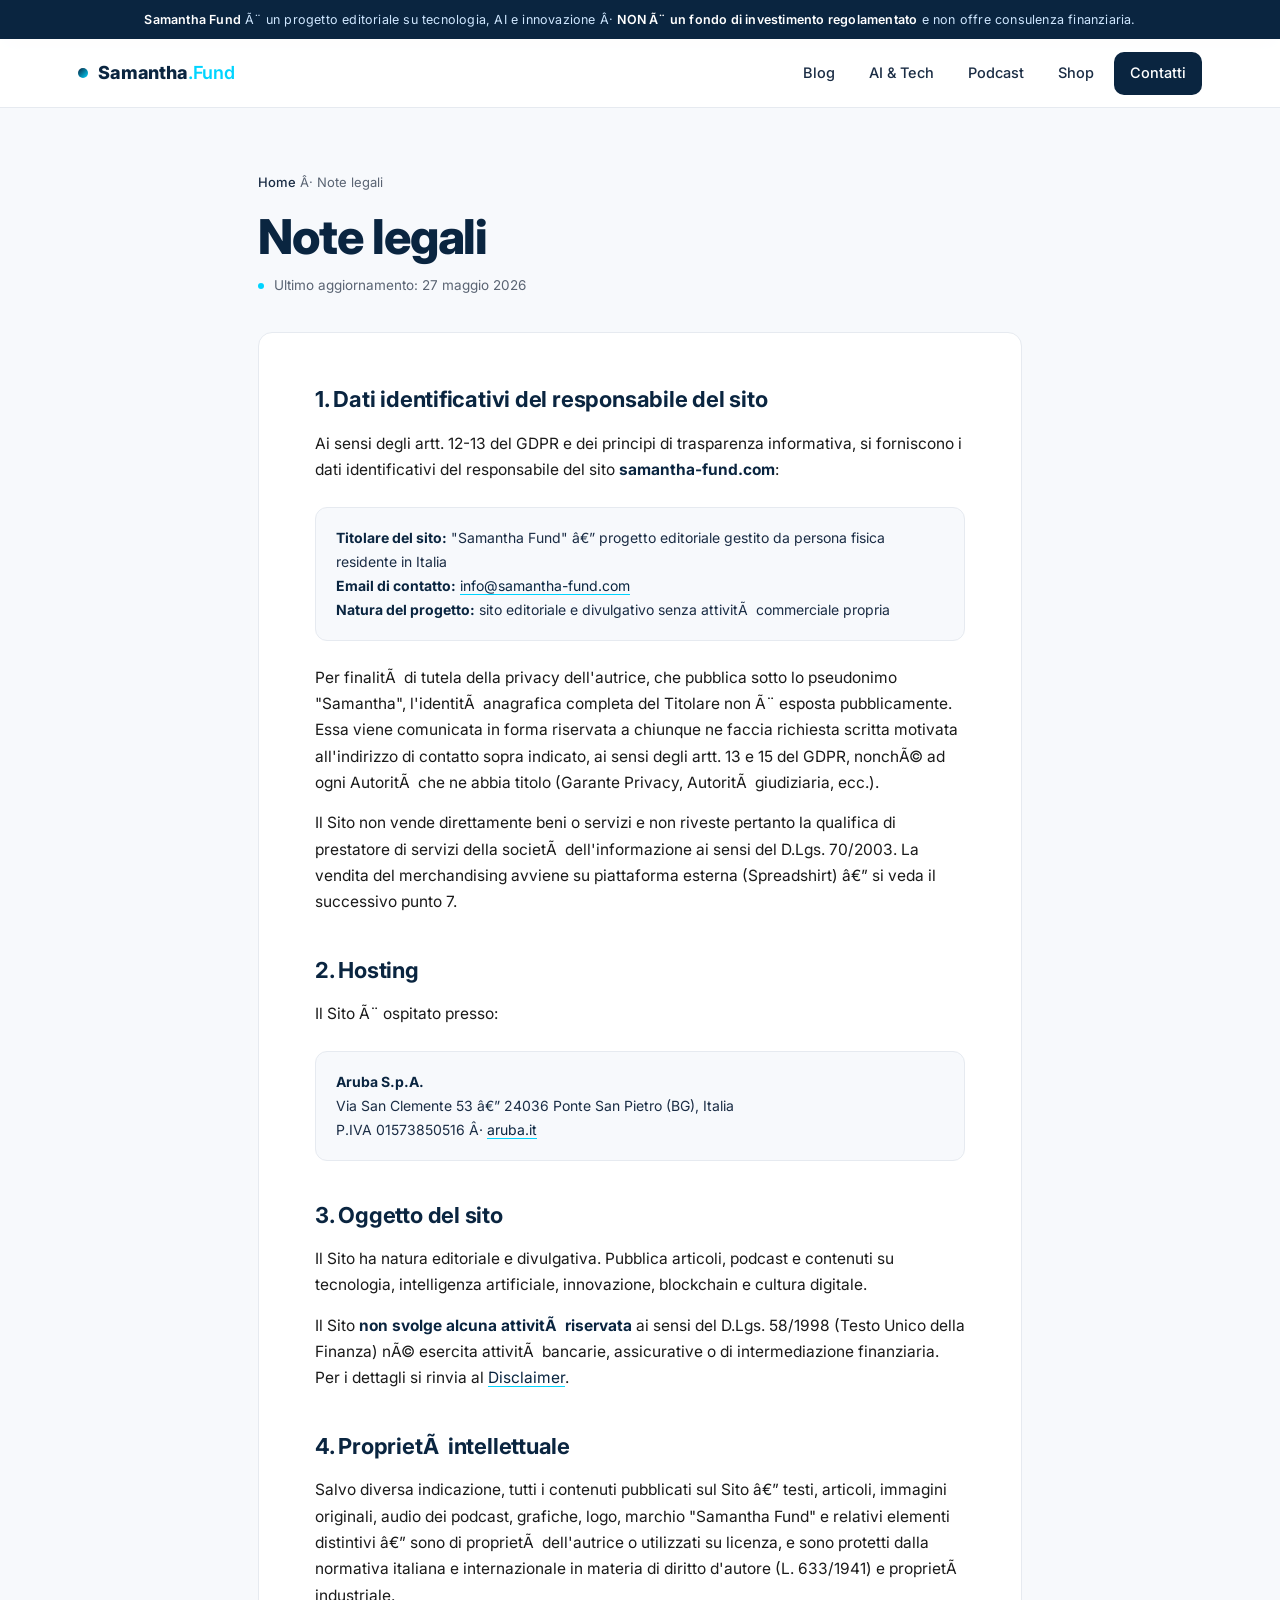
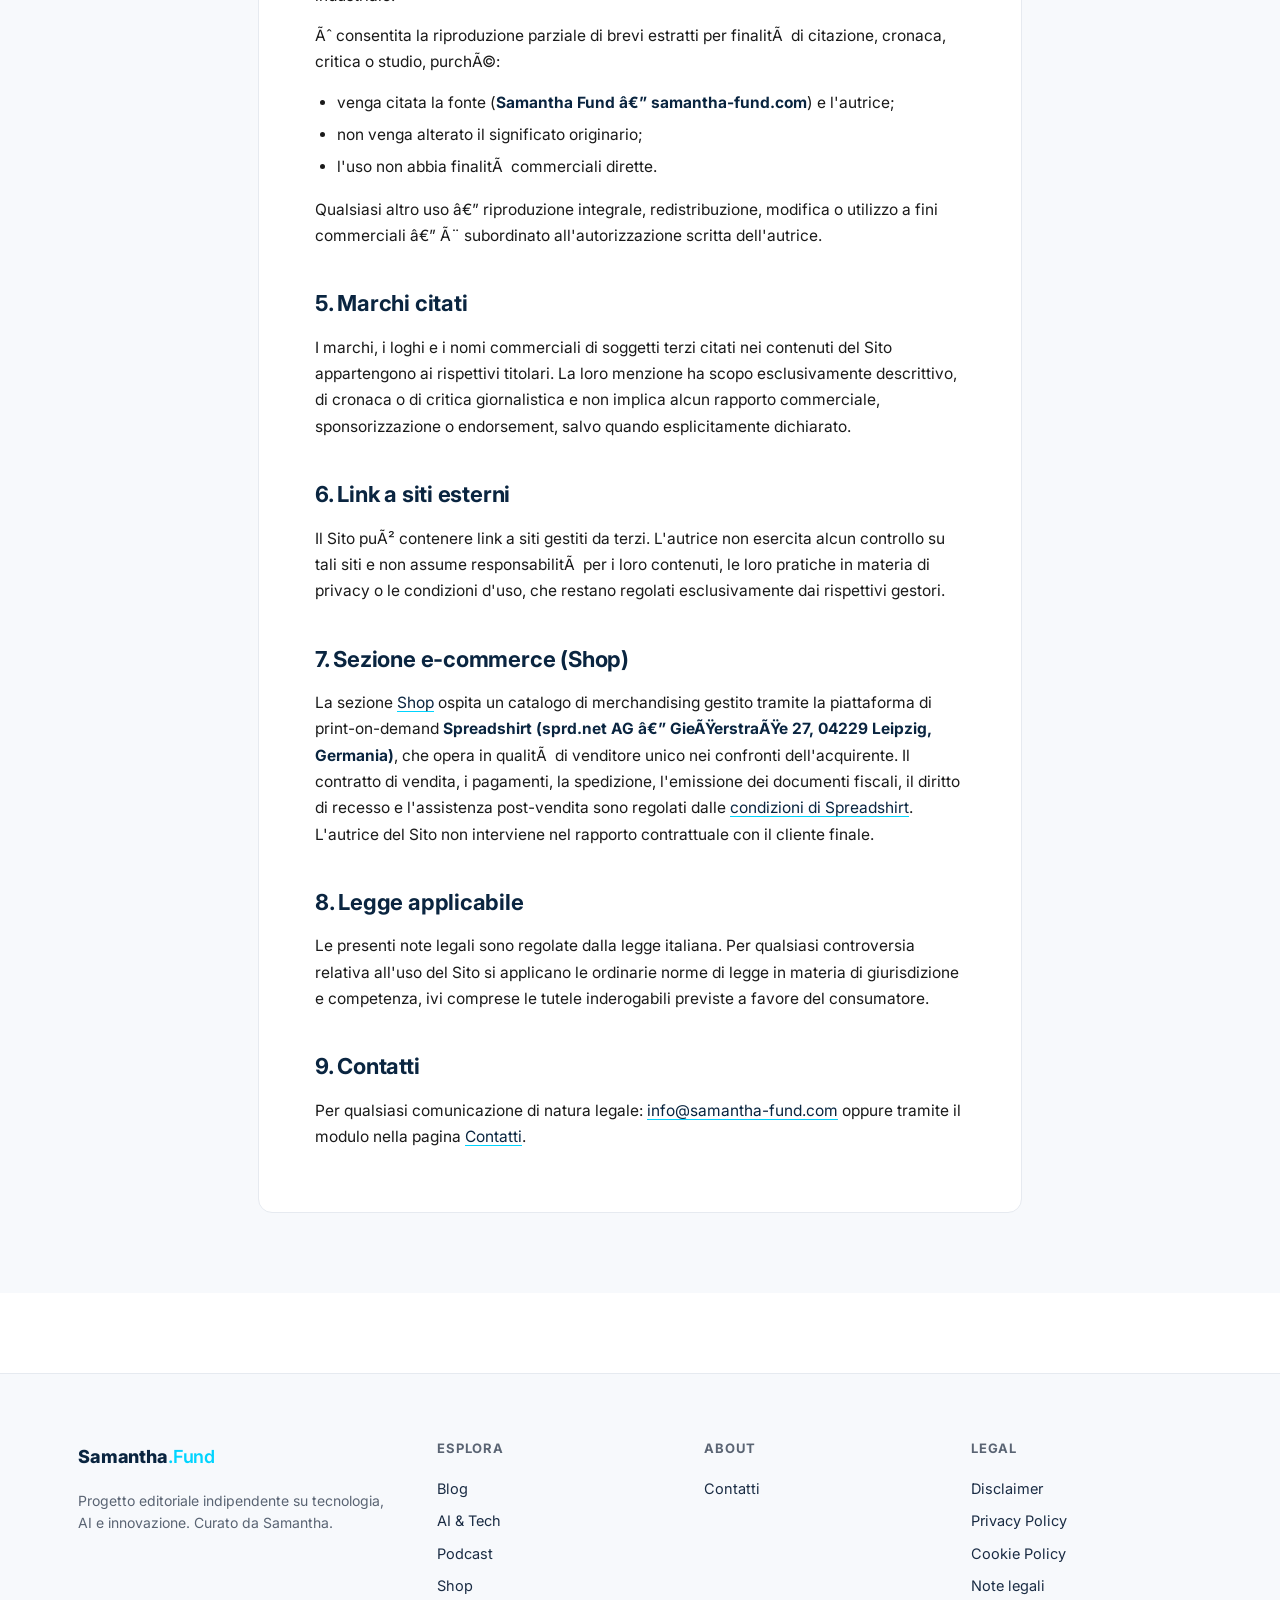
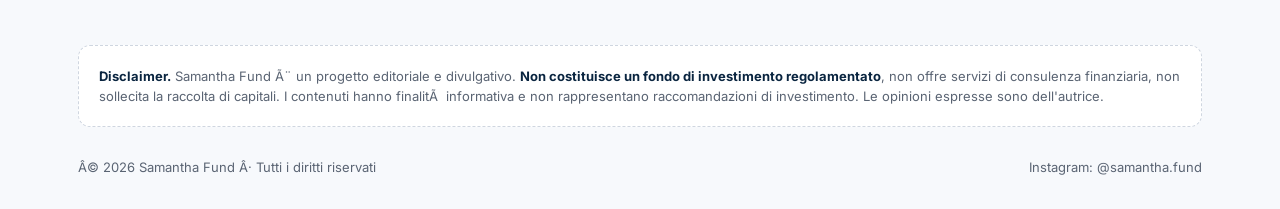
<file: note-legali.html>
﻿<!doctype html>
<html lang="it">
<head>
<meta charset="utf-8">
<meta name="viewport" content="width=device-width, initial-scale=1">
<title>Note legali â€” Samantha Fund</title>
<meta name="description" content="Note legali del sito samantha-fund.com â€” dati identificativi, proprietÃ  intellettuale e condizioni d'uso.">
<meta name="robots" content="index,follow">
<link rel="icon" type="image/svg+xml" href="data:image/svg+xml,%3Csvg xmlns='http://www.w3.org/2000/svg' viewBox='0 0 32 32'%3E%3Crect width='32' height='32' rx='8' fill='%230A2540'/%3E%3Ccircle cx='16' cy='16' r='6' fill='%2300D4FF'/%3E%3C/svg%3E">
<link rel="preconnect" href="https://fonts.googleapis.com">
<link rel="preconnect" href="https://fonts.gstatic.com" crossorigin>
<link href="https://fonts.googleapis.com/css2?family=Inter:wght@400;500;600;700;800&family=Space+Grotesk:wght@500;700&display=swap" rel="stylesheet">
<link rel="stylesheet" href="assets/styles.css">
</head>
<body>

<div class="legal-bar">
  <div class="container">
    <strong>Samantha Fund</strong> Ã¨ un progetto editoriale su tecnologia, AI e innovazione Â· <strong>NON Ã¨ un fondo di investimento regolamentato</strong> e non offre consulenza finanziaria.
  </div>
</div>

<nav class="nav">
  <div class="container nav-inner">
    <a href="index.html" class="brand"><span class="dot"></span><span class="name">Samantha<span>.Fund</span></span></a>
    <button class="menu-toggle" aria-label="Apri menu" aria-expanded="false" aria-controls="note-legali-menu" onclick="var m=document.getElementById('note-legali-menu');var o=m.classList.toggle('open');this.setAttribute('aria-expanded',o);this.setAttribute('aria-label',o?'Chiudi menu':'Apri menu');this.innerHTML=o?'&#10005;':'&#9776;'">&#9776;</button>
    <div class="menu" id="note-legali-menu">
      <a href="index.html#blog">Blog</a>
      <a href="index.html#tech">AI &amp; Tech</a>
      <a href="index.html#podcast">Podcast</a>
      <a href="index.html#shop">Shop</a>
      <a href="contatti.html" class="cta">Contatti</a>
    </div>
  </div>
</nav>

<main class="legal-page">
  <div class="container">
    <div class="breadcrumb"><a href="index.html">Home</a> Â· Note legali</div>
    <h1>Note legali</h1>
    <div class="updated">Ultimo aggiornamento: 27 maggio 2026</div>

    <article class="legal-prose">
      <h2>1. Dati identificativi del responsabile del sito</h2>
      <p>Ai sensi degli artt. 12-13 del GDPR e dei principi di trasparenza informativa, si forniscono i dati identificativi del responsabile del sito <strong>samantha-fund.com</strong>:</p>
      <div class="meta-box">
        <strong>Titolare del sito:</strong> "Samantha Fund" â€” progetto editoriale gestito da persona fisica residente in Italia<br>
        <strong>Email di contatto:</strong> <a href="mailto:info@samantha-fund.com">info@samantha-fund.com</a><br>
        <strong>Natura del progetto:</strong> sito editoriale e divulgativo senza attivitÃ  commerciale propria
      </div>
      <p>Per finalitÃ  di tutela della privacy dell'autrice, che pubblica sotto lo pseudonimo "Samantha", l'identitÃ  anagrafica completa del Titolare non Ã¨ esposta pubblicamente. Essa viene comunicata in forma riservata a chiunque ne faccia richiesta scritta motivata all'indirizzo di contatto sopra indicato, ai sensi degli artt. 13 e 15 del GDPR, nonchÃ© ad ogni AutoritÃ  che ne abbia titolo (Garante Privacy, AutoritÃ  giudiziaria, ecc.).</p>
      <p>Il Sito non vende direttamente beni o servizi e non riveste pertanto la qualifica di prestatore di servizi della societÃ  dell'informazione ai sensi del D.Lgs. 70/2003. La vendita del merchandising avviene su piattaforma esterna (Spreadshirt) â€” si veda il successivo punto 7.</p>

      <h2>2. Hosting</h2>
      <p>Il Sito Ã¨ ospitato presso:</p>
      <div class="meta-box">
        <strong>Aruba S.p.A.</strong><br>
        Via San Clemente 53 â€” 24036 Ponte San Pietro (BG), Italia<br>
        P.IVA 01573850516 Â· <a href="https://www.aruba.it" target="_blank" rel="noopener">aruba.it</a>
      </div>

      <h2>3. Oggetto del sito</h2>
      <p>Il Sito ha natura editoriale e divulgativa. Pubblica articoli, podcast e contenuti su tecnologia, intelligenza artificiale, innovazione, blockchain e cultura digitale.</p>
      <p>Il Sito <strong>non svolge alcuna attivitÃ  riservata</strong> ai sensi del D.Lgs. 58/1998 (Testo Unico della Finanza) nÃ© esercita attivitÃ  bancarie, assicurative o di intermediazione finanziaria. Per i dettagli si rinvia al <a href="disclaimer.html">Disclaimer</a>.</p>

      <h2>4. ProprietÃ  intellettuale</h2>
      <p>Salvo diversa indicazione, tutti i contenuti pubblicati sul Sito â€” testi, articoli, immagini originali, audio dei podcast, grafiche, logo, marchio "Samantha Fund" e relativi elementi distintivi â€” sono di proprietÃ  dell'autrice o utilizzati su licenza, e sono protetti dalla normativa italiana e internazionale in materia di diritto d'autore (L. 633/1941) e proprietÃ  industriale.</p>
      <p>Ãˆ consentita la riproduzione parziale di brevi estratti per finalitÃ  di citazione, cronaca, critica o studio, purchÃ©:</p>
      <ul>
        <li>venga citata la fonte (<strong>Samantha Fund â€” samantha-fund.com</strong>) e l'autrice;</li>
        <li>non venga alterato il significato originario;</li>
        <li>l'uso non abbia finalitÃ  commerciali dirette.</li>
      </ul>
      <p>Qualsiasi altro uso â€” riproduzione integrale, redistribuzione, modifica o utilizzo a fini commerciali â€” Ã¨ subordinato all'autorizzazione scritta dell'autrice.</p>

      <h2>5. Marchi citati</h2>
      <p>I marchi, i loghi e i nomi commerciali di soggetti terzi citati nei contenuti del Sito appartengono ai rispettivi titolari. La loro menzione ha scopo esclusivamente descrittivo, di cronaca o di critica giornalistica e non implica alcun rapporto commerciale, sponsorizzazione o endorsement, salvo quando esplicitamente dichiarato.</p>

      <h2>6. Link a siti esterni</h2>
      <p>Il Sito puÃ² contenere link a siti gestiti da terzi. L'autrice non esercita alcun controllo su tali siti e non assume responsabilitÃ  per i loro contenuti, le loro pratiche in materia di privacy o le condizioni d'uso, che restano regolati esclusivamente dai rispettivi gestori.</p>

      <h2>7. Sezione e-commerce (Shop)</h2>
      <p>La sezione <a href="index.html#shop">Shop</a> ospita un catalogo di merchandising gestito tramite la piattaforma di print-on-demand <strong>Spreadshirt (sprd.net AG â€” GieÃŸerstraÃŸe 27, 04229 Leipzig, Germania)</strong>, che opera in qualitÃ  di venditore unico nei confronti dell'acquirente. Il contratto di vendita, i pagamenti, la spedizione, l'emissione dei documenti fiscali, il diritto di recesso e l'assistenza post-vendita sono regolati dalle <a href="https://www.spreadshirt.it/termini+e+condizioni-C3357" target="_blank" rel="noopener">condizioni di Spreadshirt</a>. L'autrice del Sito non interviene nel rapporto contrattuale con il cliente finale.</p>

      <h2>8. Legge applicabile</h2>
      <p>Le presenti note legali sono regolate dalla legge italiana. Per qualsiasi controversia relativa all'uso del Sito si applicano le ordinarie norme di legge in materia di giurisdizione e competenza, ivi comprese le tutele inderogabili previste a favore del consumatore.</p>

      <h2>9. Contatti</h2>
      <p>Per qualsiasi comunicazione di natura legale: <a href="mailto:info@samantha-fund.com">info@samantha-fund.com</a> oppure tramite il modulo nella pagina <a href="contatti.html">Contatti</a>.</p>
    </article>
  </div>
</main>

<footer>
  <div class="container">
    <div class="foot-grid">
      <div>
        <a href="index.html" class="brand" style="margin-bottom:14px"><span class="dot"></span><span class="name">Samantha<span>.Fund</span></span></a>
        <p>Progetto editoriale indipendente su tecnologia, AI e innovazione. Curato da Samantha.</p>
      </div>
      <div>
        <h4>Esplora</h4>
        <a href="index.html#blog">Blog</a>
        <a href="index.html#tech">AI &amp; Tech</a>
        <a href="index.html#podcast">Podcast</a>
        <a href="index.html#shop">Shop</a>
      </div>
      <div>
        <h4>About</h4>
        <a href="contatti.html">Contatti</a>
      </div>
      <div>
        <h4>Legal</h4>
        <a href="disclaimer.html">Disclaimer</a>
        <a href="privacy.html">Privacy Policy</a>
        <a href="cookie.html">Cookie Policy</a>
        <a href="note-legali.html">Note legali</a>
      </div>
    </div>

    <div class="disclaimer">
      <strong>Disclaimer.</strong> Samantha Fund Ã¨ un progetto editoriale e divulgativo. <strong>Non costituisce un fondo di investimento regolamentato</strong>, non offre servizi di consulenza finanziaria, non sollecita la raccolta di capitali. I contenuti hanno finalitÃ  informativa e non rappresentano raccomandazioni di investimento. Le opinioni espresse sono dell'autrice.
    </div>

    <div class="copy">
      <span>Â© 2026 Samantha Fund Â· Tutti i diritti riservati</span>
      <span>Instagram: @samantha.fund</span>
    </div>
  </div>
</footer>

</body>
</html>
</file>
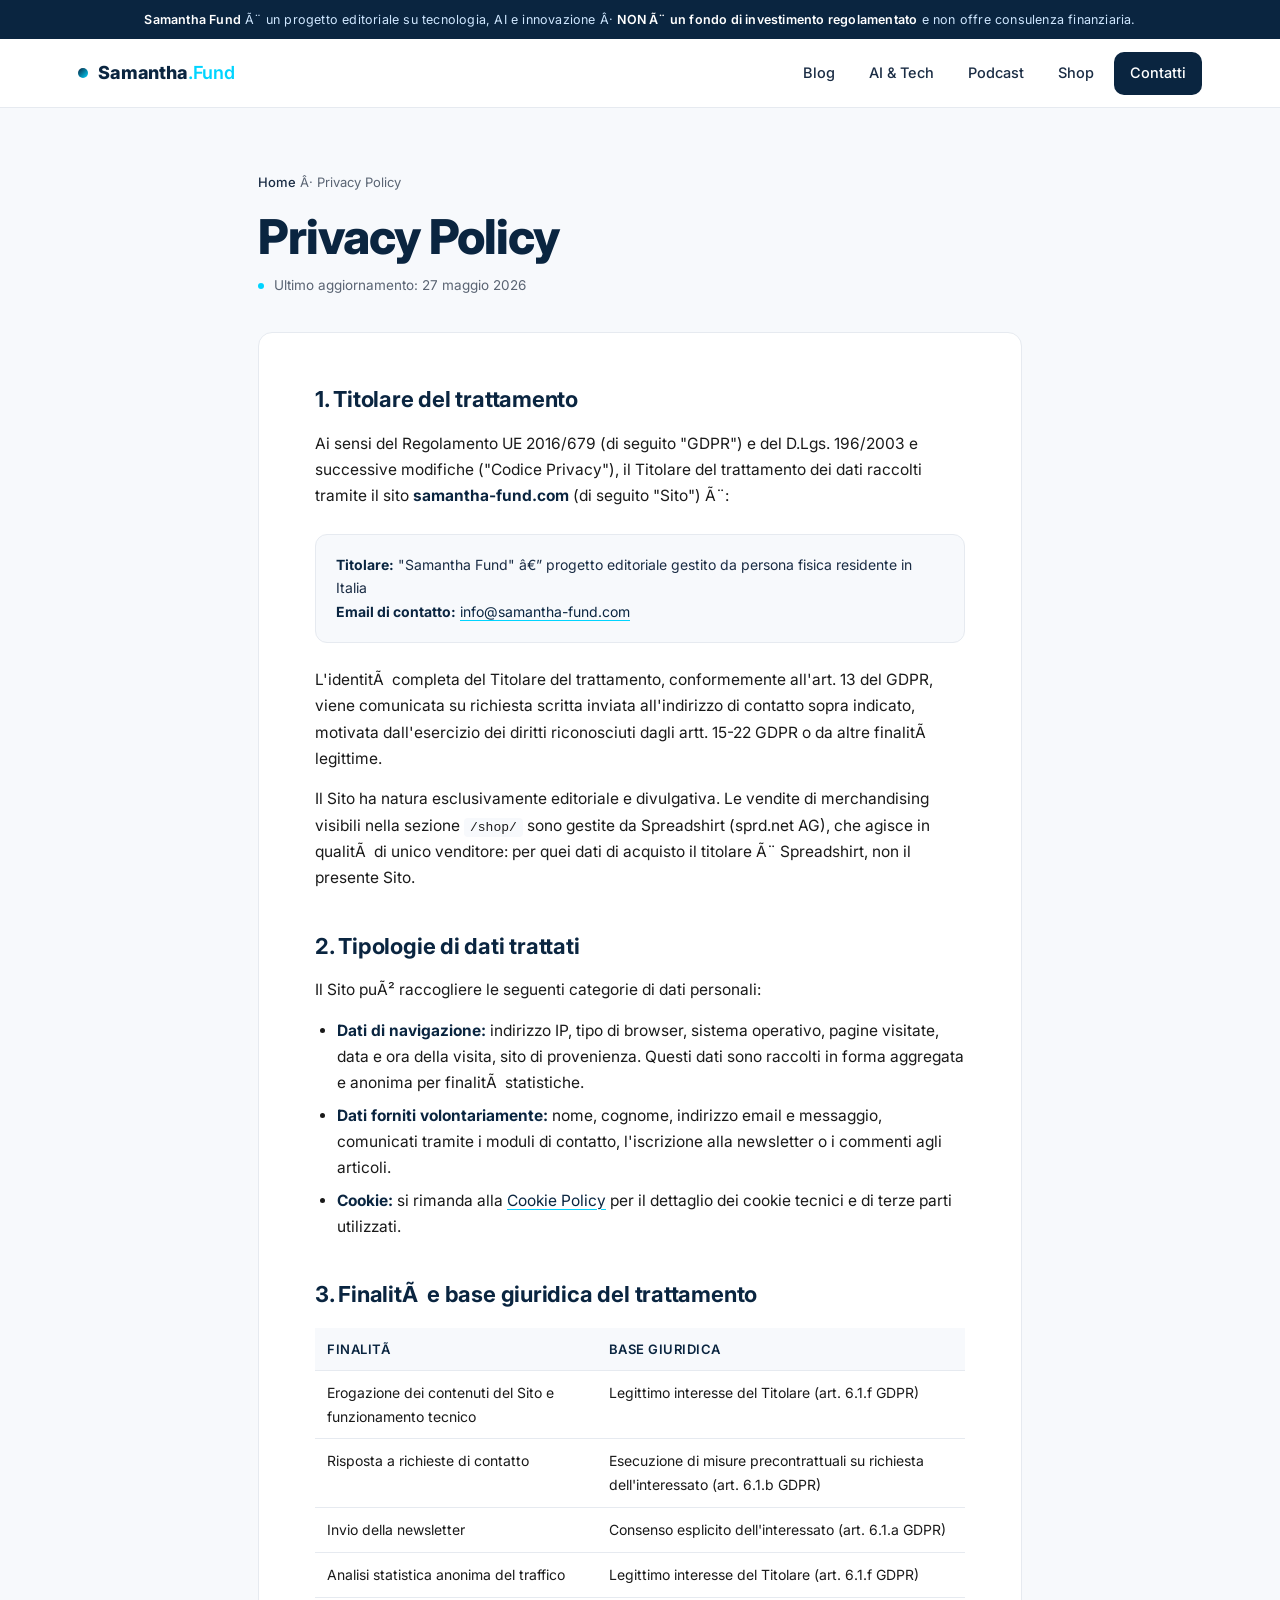
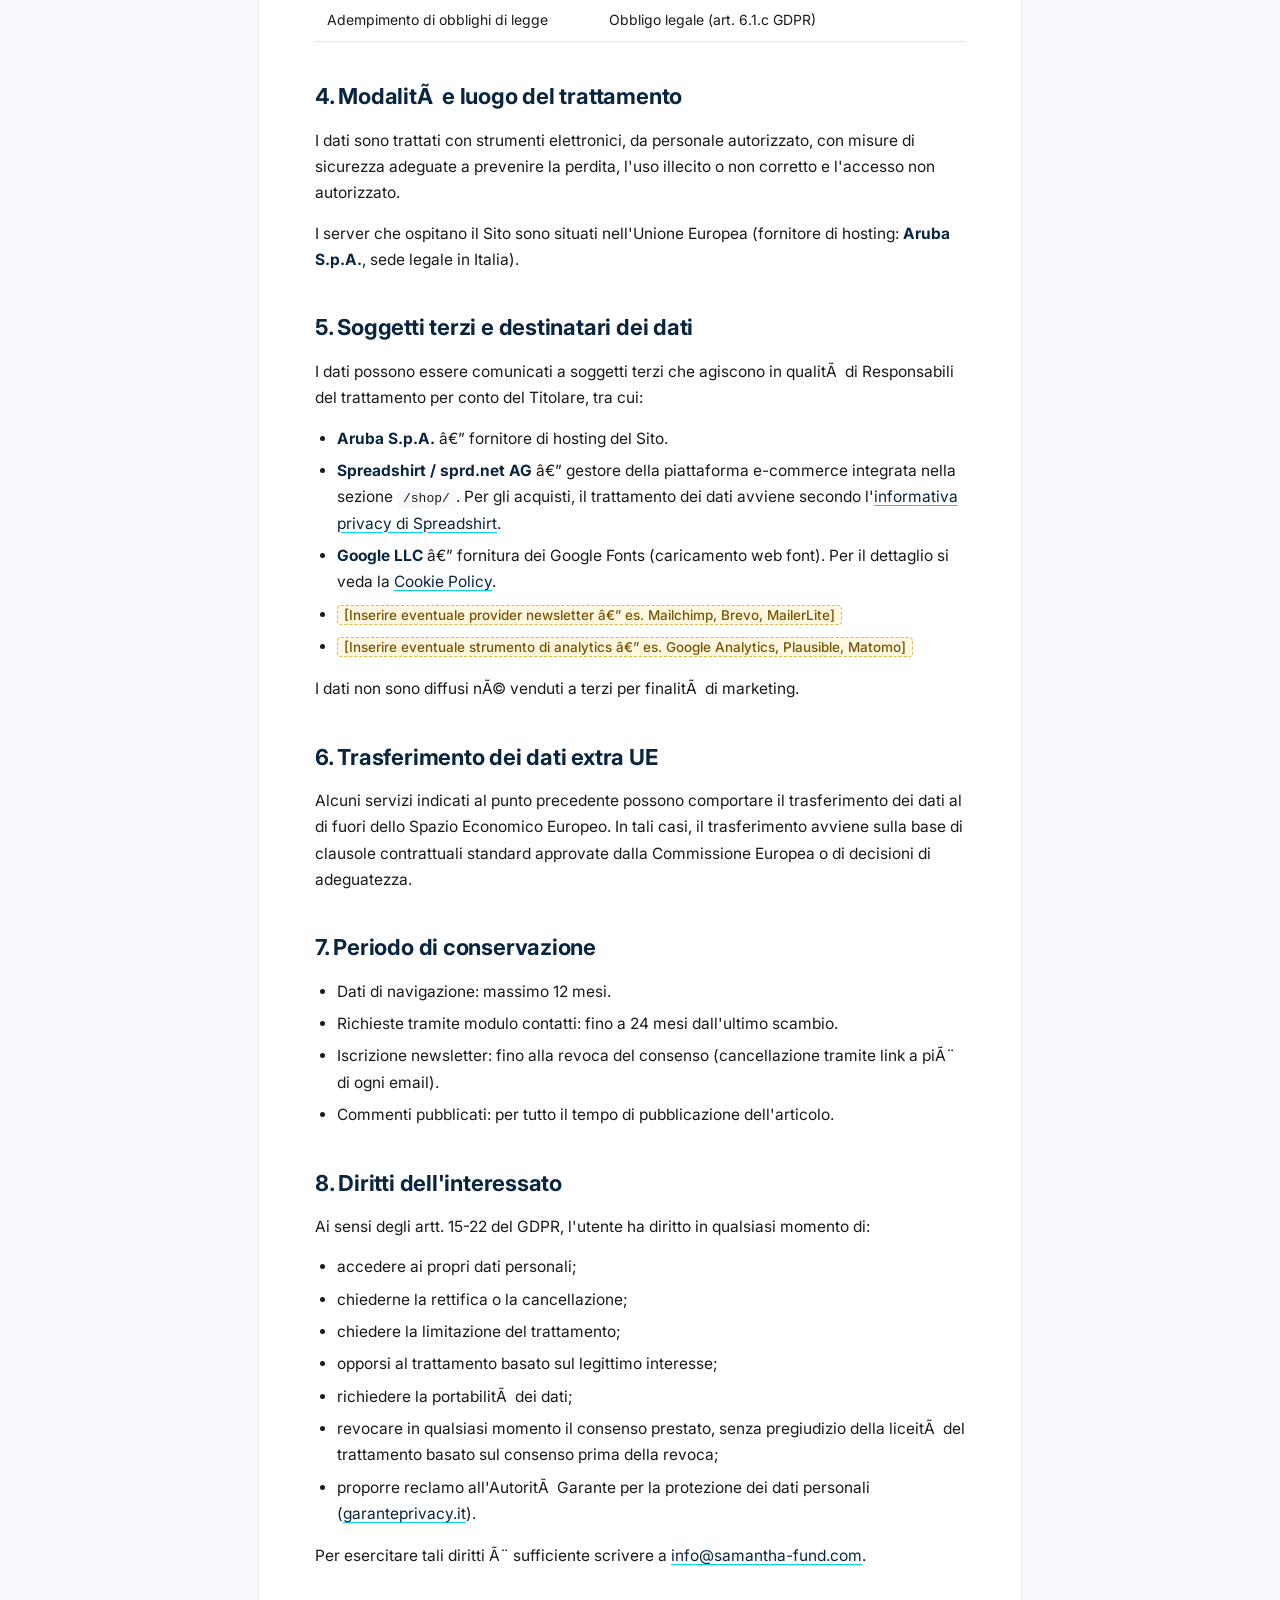
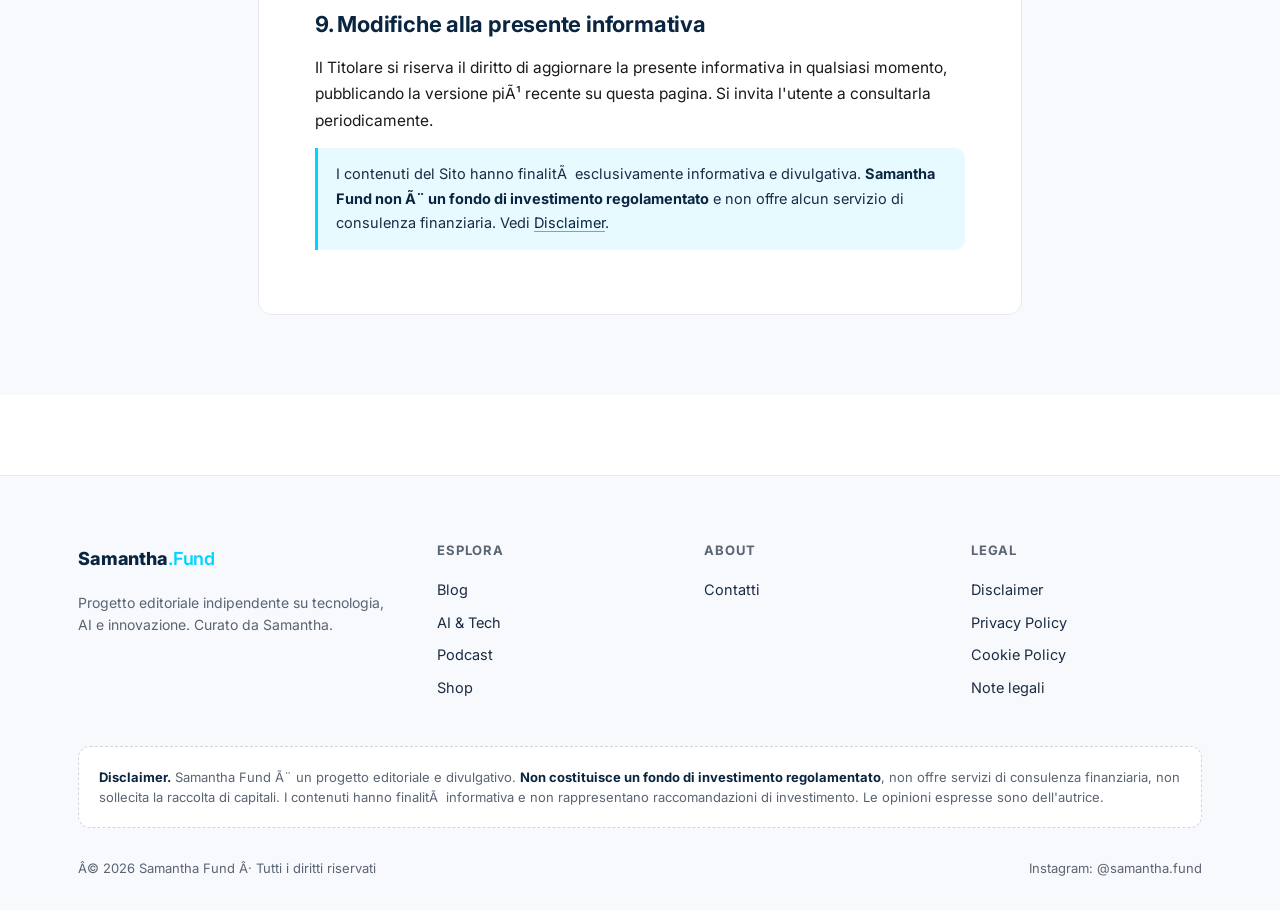
<file: privacy.html>
﻿<!doctype html>
<html lang="it">
<head>
<meta charset="utf-8">
<meta name="viewport" content="width=device-width, initial-scale=1">
<title>Privacy Policy â€” Samantha Fund</title>
<meta name="description" content="Informativa privacy ai sensi del Regolamento UE 2016/679 (GDPR) per il sito samantha-fund.com.">
<meta name="robots" content="index,follow">
<link rel="icon" type="image/svg+xml" href="data:image/svg+xml,%3Csvg xmlns='http://www.w3.org/2000/svg' viewBox='0 0 32 32'%3E%3Crect width='32' height='32' rx='8' fill='%230A2540'/%3E%3Ccircle cx='16' cy='16' r='6' fill='%2300D4FF'/%3E%3C/svg%3E">
<link rel="preconnect" href="https://fonts.googleapis.com">
<link rel="preconnect" href="https://fonts.gstatic.com" crossorigin>
<link href="https://fonts.googleapis.com/css2?family=Inter:wght@400;500;600;700;800&family=Space+Grotesk:wght@500;700&display=swap" rel="stylesheet">
<link rel="stylesheet" href="assets/styles.css">
</head>
<body>

<div class="legal-bar">
  <div class="container">
    <strong>Samantha Fund</strong> Ã¨ un progetto editoriale su tecnologia, AI e innovazione Â· <strong>NON Ã¨ un fondo di investimento regolamentato</strong> e non offre consulenza finanziaria.
  </div>
</div>

<nav class="nav">
  <div class="container nav-inner">
    <a href="index.html" class="brand"><span class="dot"></span><span class="name">Samantha<span>.Fund</span></span></a>
    <button class="menu-toggle" aria-label="Apri menu" aria-expanded="false" aria-controls="privacy-menu" onclick="var m=document.getElementById('privacy-menu');var o=m.classList.toggle('open');this.setAttribute('aria-expanded',o);this.setAttribute('aria-label',o?'Chiudi menu':'Apri menu');this.innerHTML=o?'&#10005;':'&#9776;'">&#9776;</button>
    <div class="menu" id="privacy-menu">
      <a href="index.html#blog">Blog</a>
      <a href="index.html#tech">AI &amp; Tech</a>
      <a href="index.html#podcast">Podcast</a>
      <a href="index.html#shop">Shop</a>
      <a href="contatti.html" class="cta">Contatti</a>
    </div>
  </div>
</nav>

<main class="legal-page">
  <div class="container">
    <div class="breadcrumb"><a href="index.html">Home</a> Â· Privacy Policy</div>
    <h1>Privacy Policy</h1>
    <div class="updated">Ultimo aggiornamento: 27 maggio 2026</div>

    <article class="legal-prose">
      <h2>1. Titolare del trattamento</h2>
      <p>Ai sensi del Regolamento UE 2016/679 (di seguito "GDPR") e del D.Lgs. 196/2003 e successive modifiche ("Codice Privacy"), il Titolare del trattamento dei dati raccolti tramite il sito <strong>samantha-fund.com</strong> (di seguito "Sito") Ã¨:</p>
      <div class="meta-box">
        <strong>Titolare:</strong> "Samantha Fund" â€” progetto editoriale gestito da persona fisica residente in Italia<br>
        <strong>Email di contatto:</strong> <a href="mailto:info@samantha-fund.com">info@samantha-fund.com</a>
      </div>
      <p>L'identitÃ  completa del Titolare del trattamento, conformemente all'art. 13 del GDPR, viene comunicata su richiesta scritta inviata all'indirizzo di contatto sopra indicato, motivata dall'esercizio dei diritti riconosciuti dagli artt. 15-22 GDPR o da altre finalitÃ  legittime.</p>
      <p>Il Sito ha natura esclusivamente editoriale e divulgativa. Le vendite di merchandising visibili nella sezione <code>/shop/</code> sono gestite da Spreadshirt (sprd.net AG), che agisce in qualitÃ  di unico venditore: per quei dati di acquisto il titolare Ã¨ Spreadshirt, non il presente Sito.</p>

      <h2>2. Tipologie di dati trattati</h2>
      <p>Il Sito puÃ² raccogliere le seguenti categorie di dati personali:</p>
      <ul>
        <li><strong>Dati di navigazione:</strong> indirizzo IP, tipo di browser, sistema operativo, pagine visitate, data e ora della visita, sito di provenienza. Questi dati sono raccolti in forma aggregata e anonima per finalitÃ  statistiche.</li>
        <li><strong>Dati forniti volontariamente:</strong> nome, cognome, indirizzo email e messaggio, comunicati tramite i moduli di contatto, l'iscrizione alla newsletter o i commenti agli articoli.</li>
        <li><strong>Cookie:</strong> si rimanda alla <a href="cookie.html">Cookie Policy</a> per il dettaglio dei cookie tecnici e di terze parti utilizzati.</li>
      </ul>

      <h2>3. FinalitÃ  e base giuridica del trattamento</h2>
      <table>
        <thead><tr><th>FinalitÃ </th><th>Base giuridica</th></tr></thead>
        <tbody>
          <tr><td>Erogazione dei contenuti del Sito e funzionamento tecnico</td><td>Legittimo interesse del Titolare (art. 6.1.f GDPR)</td></tr>
          <tr><td>Risposta a richieste di contatto</td><td>Esecuzione di misure precontrattuali su richiesta dell'interessato (art. 6.1.b GDPR)</td></tr>
          <tr><td>Invio della newsletter</td><td>Consenso esplicito dell'interessato (art. 6.1.a GDPR)</td></tr>
          <tr><td>Analisi statistica anonima del traffico</td><td>Legittimo interesse del Titolare (art. 6.1.f GDPR)</td></tr>
          <tr><td>Adempimento di obblighi di legge</td><td>Obbligo legale (art. 6.1.c GDPR)</td></tr>
        </tbody>
      </table>

      <h2>4. ModalitÃ  e luogo del trattamento</h2>
      <p>I dati sono trattati con strumenti elettronici, da personale autorizzato, con misure di sicurezza adeguate a prevenire la perdita, l'uso illecito o non corretto e l'accesso non autorizzato.</p>
      <p>I server che ospitano il Sito sono situati nell'Unione Europea (fornitore di hosting: <strong>Aruba S.p.A.</strong>, sede legale in Italia).</p>

      <h2>5. Soggetti terzi e destinatari dei dati</h2>
      <p>I dati possono essere comunicati a soggetti terzi che agiscono in qualitÃ  di Responsabili del trattamento per conto del Titolare, tra cui:</p>
      <ul>
        <li><strong>Aruba S.p.A.</strong> â€” fornitore di hosting del Sito.</li>
        <li><strong>Spreadshirt / sprd.net AG</strong> â€” gestore della piattaforma e-commerce integrata nella sezione <code>/shop/</code>. Per gli acquisti, il trattamento dei dati avviene secondo l'<a href="https://www.spreadshirt.it/privacy-C3358" target="_blank" rel="noopener">informativa privacy di Spreadshirt</a>.</li>
        <li><strong>Google LLC</strong> â€” fornitura dei Google Fonts (caricamento web font). Per il dettaglio si veda la <a href="cookie.html">Cookie Policy</a>.</li>
        <li><span class="placeholder">[Inserire eventuale provider newsletter â€” es. Mailchimp, Brevo, MailerLite]</span></li>
        <li><span class="placeholder">[Inserire eventuale strumento di analytics â€” es. Google Analytics, Plausible, Matomo]</span></li>
      </ul>
      <p>I dati non sono diffusi nÃ© venduti a terzi per finalitÃ  di marketing.</p>

      <h2>6. Trasferimento dei dati extra UE</h2>
      <p>Alcuni servizi indicati al punto precedente possono comportare il trasferimento dei dati al di fuori dello Spazio Economico Europeo. In tali casi, il trasferimento avviene sulla base di clausole contrattuali standard approvate dalla Commissione Europea o di decisioni di adeguatezza.</p>

      <h2>7. Periodo di conservazione</h2>
      <ul>
        <li>Dati di navigazione: massimo 12 mesi.</li>
        <li>Richieste tramite modulo contatti: fino a 24 mesi dall'ultimo scambio.</li>
        <li>Iscrizione newsletter: fino alla revoca del consenso (cancellazione tramite link a piÃ¨ di ogni email).</li>
        <li>Commenti pubblicati: per tutto il tempo di pubblicazione dell'articolo.</li>
      </ul>

      <h2>8. Diritti dell'interessato</h2>
      <p>Ai sensi degli artt. 15-22 del GDPR, l'utente ha diritto in qualsiasi momento di:</p>
      <ul>
        <li>accedere ai propri dati personali;</li>
        <li>chiederne la rettifica o la cancellazione;</li>
        <li>chiedere la limitazione del trattamento;</li>
        <li>opporsi al trattamento basato sul legittimo interesse;</li>
        <li>richiedere la portabilitÃ  dei dati;</li>
        <li>revocare in qualsiasi momento il consenso prestato, senza pregiudizio della liceitÃ  del trattamento basato sul consenso prima della revoca;</li>
        <li>proporre reclamo all'AutoritÃ  Garante per la protezione dei dati personali (<a href="https://www.garanteprivacy.it" target="_blank" rel="noopener">garanteprivacy.it</a>).</li>
      </ul>
      <p>Per esercitare tali diritti Ã¨ sufficiente scrivere a <a href="mailto:info@samantha-fund.com">info@samantha-fund.com</a>.</p>

      <h2>9. Modifiche alla presente informativa</h2>
      <p>Il Titolare si riserva il diritto di aggiornare la presente informativa in qualsiasi momento, pubblicando la versione piÃ¹ recente su questa pagina. Si invita l'utente a consultarla periodicamente.</p>

      <blockquote>I contenuti del Sito hanno finalitÃ  esclusivamente informativa e divulgativa. <strong>Samantha Fund non Ã¨ un fondo di investimento regolamentato</strong> e non offre alcun servizio di consulenza finanziaria. Vedi <a href="disclaimer.html">Disclaimer</a>.</blockquote>
    </article>
  </div>
</main>

<footer>
  <div class="container">
    <div class="foot-grid">
      <div>
        <a href="index.html" class="brand" style="margin-bottom:14px"><span class="dot"></span><span class="name">Samantha<span>.Fund</span></span></a>
        <p>Progetto editoriale indipendente su tecnologia, AI e innovazione. Curato da Samantha.</p>
      </div>
      <div>
        <h4>Esplora</h4>
        <a href="index.html#blog">Blog</a>
        <a href="index.html#tech">AI &amp; Tech</a>
        <a href="index.html#podcast">Podcast</a>
        <a href="index.html#shop">Shop</a>
      </div>
      <div>
        <h4>About</h4>
        <a href="contatti.html">Contatti</a>
      </div>
      <div>
        <h4>Legal</h4>
        <a href="disclaimer.html">Disclaimer</a>
        <a href="privacy.html">Privacy Policy</a>
        <a href="cookie.html">Cookie Policy</a>
        <a href="note-legali.html">Note legali</a>
      </div>
    </div>

    <div class="disclaimer">
      <strong>Disclaimer.</strong> Samantha Fund Ã¨ un progetto editoriale e divulgativo. <strong>Non costituisce un fondo di investimento regolamentato</strong>, non offre servizi di consulenza finanziaria, non sollecita la raccolta di capitali. I contenuti hanno finalitÃ  informativa e non rappresentano raccomandazioni di investimento. Le opinioni espresse sono dell'autrice.
    </div>

    <div class="copy">
      <span>Â© 2026 Samantha Fund Â· Tutti i diritti riservati</span>
      <span>Instagram: @samantha.fund</span>
    </div>
  </div>
</footer>

</body>
</html>
</file>
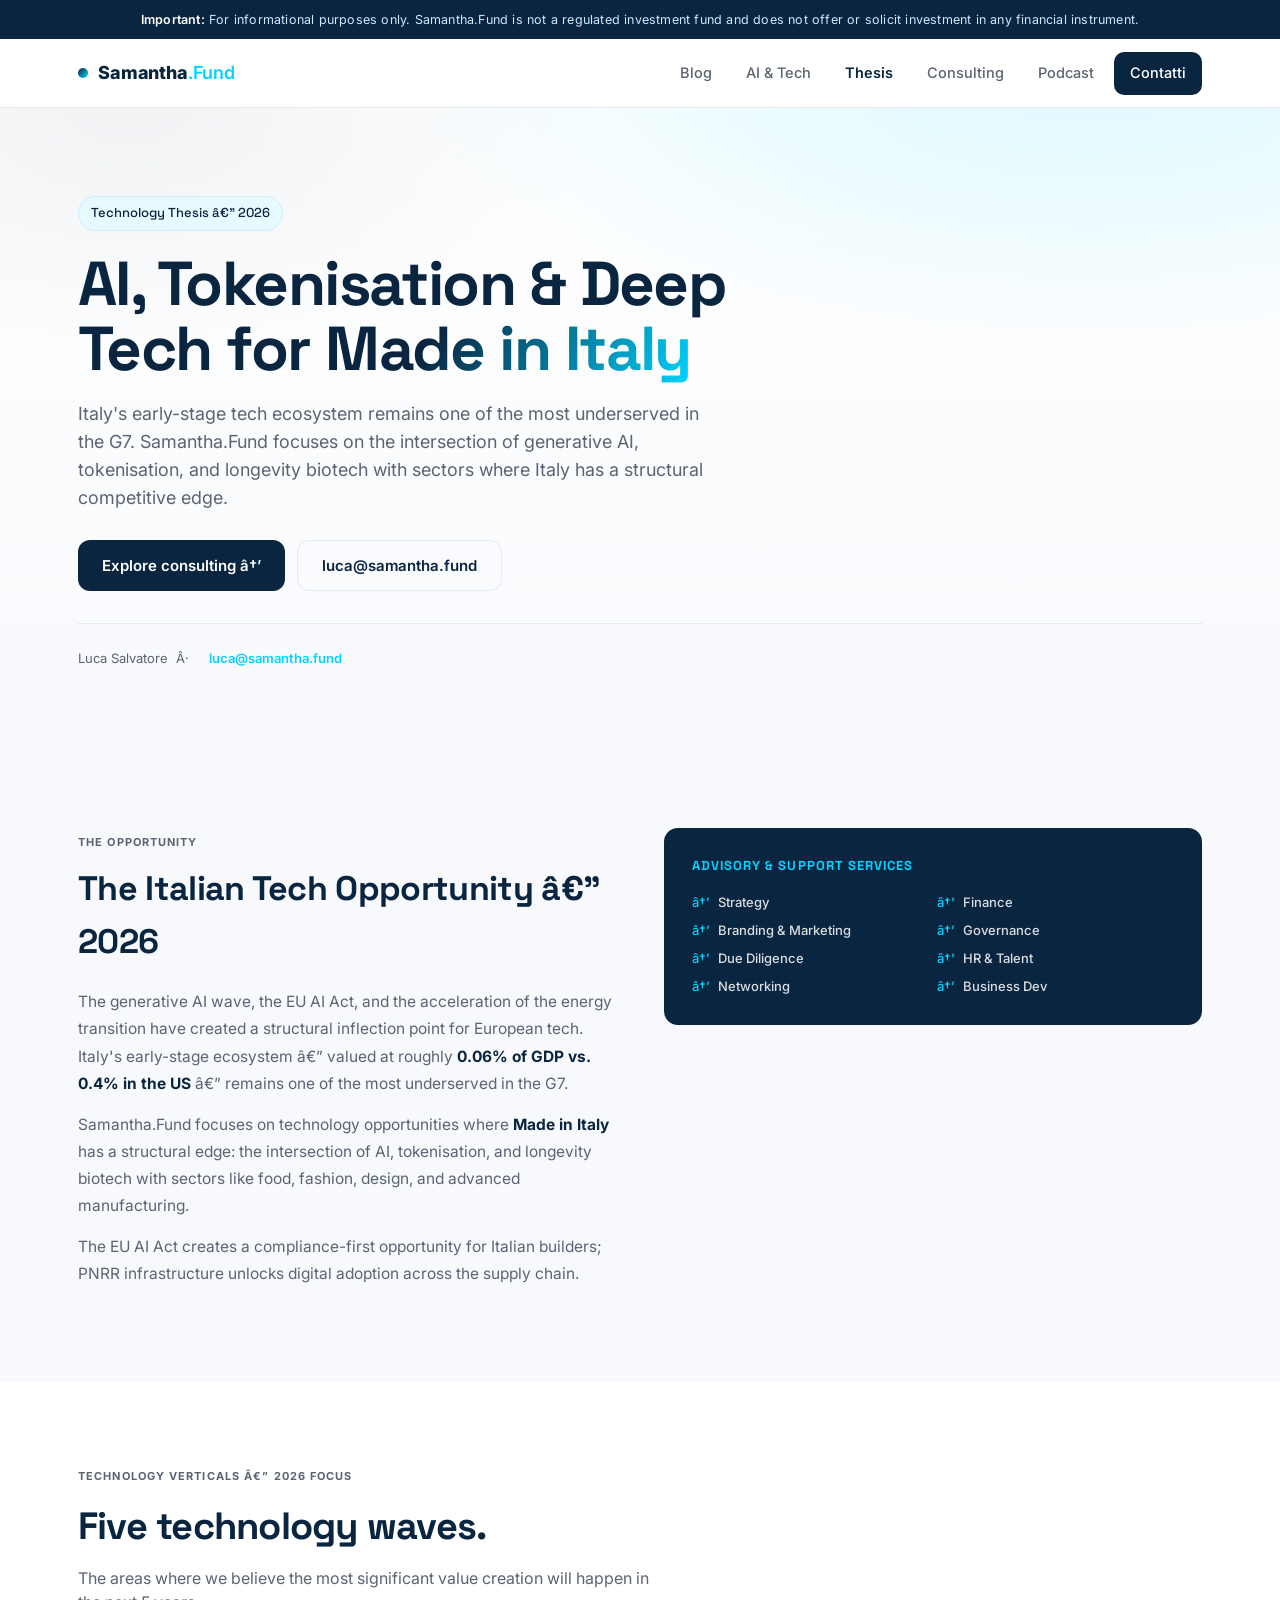
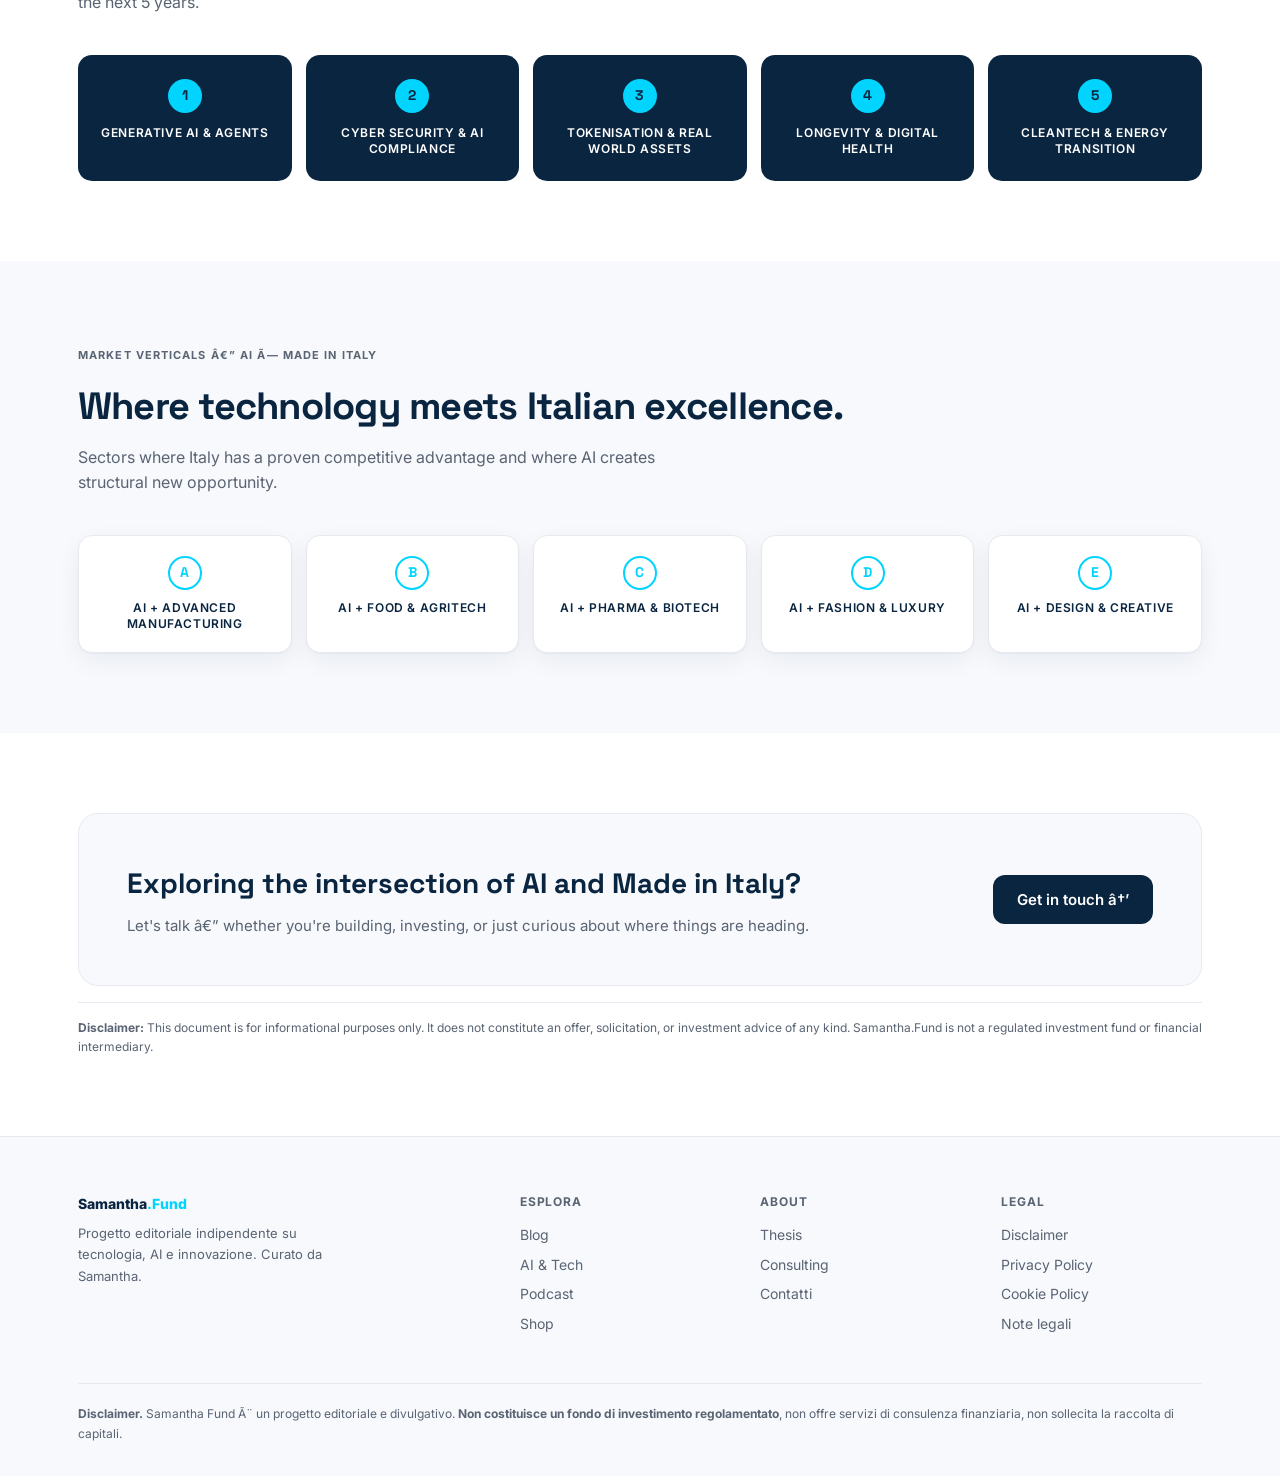
<file: thesis.html>
﻿<!DOCTYPE html>
<html lang="en">
<head>
  <meta charset="UTF-8">
  <meta name="viewport" content="width=device-width, initial-scale=1.0">
  <title>Technology Thesis 2026 â€” Samantha.Fund</title>
  <meta name="description" content="Samantha.Fund Technology Thesis 2026: AI, Tokenisation and Deep Tech for Made in Italy.">
  <link rel="canonical" href="https://www.samantha-fund.com/thesis">

  <meta property="og:type" content="article">
  <meta property="og:locale" content="en_US">
  <meta property="og:site_name" content="Samantha Fund">
  <meta property="og:title" content="Technology Thesis 2026 â€” Samantha.Fund">
  <meta property="og:description" content="AI, Tokenisation and Deep Tech for Made in Italy. The Samantha.Fund annual technology thesis.">
  <meta property="og:url" content="https://www.samantha-fund.com/thesis">
  <meta property="og:image" content="https://redesign.samantha-fund.com/assets/img/og-home.jpg">
  <meta property="og:image:width" content="1200">
  <meta property="og:image:height" content="630">
  <meta property="og:image:type" content="image/jpeg">

  <meta name="twitter:card" content="summary_large_image">
  <meta name="twitter:title" content="Technology Thesis 2026 â€” Samantha.Fund">
  <meta name="twitter:description" content="AI, Tokenisation and Deep Tech for Made in Italy.">
  <meta name="twitter:image" content="https://redesign.samantha-fund.com/assets/img/og-home.jpg">

  <link rel="icon" type="image/svg+xml" href="data:image/svg+xml,%3Csvg xmlns='http://www.w3.org/2000/svg' viewBox='0 0 32 32'%3E%3Crect width='32' height='32' rx='8' fill='%230A2540'/%3E%3Ccircle cx='16' cy='16' r='6' fill='%2300D4FF'/%3E%3C/svg%3E">
  <link rel="preconnect" href="https://fonts.googleapis.com">
  <link rel="preconnect" href="https://fonts.gstatic.com" crossorigin>
  <link href="https://fonts.googleapis.com/css2?family=Inter:wght@400;500;600;700;800&family=Space+Grotesk:wght@500;700&display=swap" rel="stylesheet">
<style>
:root{
  --ink:#0A2540;
  --ink-2:#1A2C44;
  --cyan:#00D4FF;
  --cyan-soft:#E6FAFF;
  --bg:#FFFFFF;
  --bg-2:#F7F9FC;
  --line:#E6EAF0;
  --text:#1A1A1A;
  --muted:#5A6473;
  --radius:14px;
  --shadow:0 1px 2px rgba(10,37,64,.04), 0 8px 24px rgba(10,37,64,.06);
}
*{box-sizing:border-box;margin:0;padding:0}
body{font-family:'Inter',system-ui,-apple-system,sans-serif;color:var(--text);background:var(--bg);line-height:1.55;-webkit-font-smoothing:antialiased}
a{color:inherit;text-decoration:none}
img{max-width:100%;display:block}
.container{max-width:1180px;margin:0 auto;padding:0 28px}

/* Disclaimer */
.legal-bar{background:var(--ink);color:#cfe7ff;font-size:12.5px;padding:10px 0;text-align:center;letter-spacing:.2px}
.legal-bar strong{color:#fff;font-weight:600}

/* Nav */
.nav{position:sticky;top:0;z-index:50;background:rgba(255,255,255,.85);backdrop-filter:saturate(180%) blur(10px);-webkit-backdrop-filter:saturate(180%) blur(10px);border-bottom:1px solid var(--line)}
.nav-inner{display:flex;align-items:center;justify-content:space-between;height:68px}
.brand{display:flex;align-items:center;gap:10px;font-weight:800;letter-spacing:-.01em}
.brand .dot{width:10px;height:10px;border-radius:50%;background:linear-gradient(135deg,var(--ink),var(--cyan))}
.brand .name{font-size:18px;color:var(--ink)}
.brand .name span{color:var(--cyan);font-weight:600}
.menu{display:flex;gap:6px;align-items:center}
.menu a{padding:9px 14px;border-radius:10px;font-size:14.5px;color:var(--muted);font-weight:500;transition:.15s ease}
.menu a:hover{background:var(--bg-2);color:var(--ink)}
.menu a.active{color:var(--ink);font-weight:600}
.menu .cta{background:var(--ink);color:#fff;padding:10px 16px;border-radius:10px}
.menu .cta:hover{background:#08182b}
.menu-toggle{display:none;background:none;border:1px solid var(--line);border-radius:10px;width:42px;height:42px;font-size:20px;line-height:1;color:var(--ink);cursor:pointer;align-items:center;justify-content:center}

/* Hero */
.hero{position:relative;overflow:hidden;padding:88px 0 80px;background:radial-gradient(1200px 500px at 85% -10%,rgba(0,212,255,.15),transparent 60%),radial-gradient(800px 400px at 10% 0%,rgba(10,37,64,.06),transparent 60%),linear-gradient(180deg,#fff,var(--bg-2))}
.eyebrow{display:inline-flex;align-items:center;gap:8px;font-family:'Space Grotesk',sans-serif;font-weight:500;color:var(--ink);background:var(--cyan-soft);padding:6px 12px;border-radius:999px;font-size:13px;border:1px solid #cdeefa;margin-bottom:20px}
.hero h1{font-family:'Space Grotesk',sans-serif;font-size:clamp(36px,5vw,62px);line-height:1.06;letter-spacing:-.025em;color:var(--ink);font-weight:700;margin-bottom:18px;max-width:18ch}
.hero h1 em{font-style:normal;background:linear-gradient(120deg,var(--ink) 30%,var(--cyan));-webkit-background-clip:text;background-clip:text;color:transparent}
.hero .lead{font-size:18px;color:var(--muted);max-width:58ch;margin-bottom:28px}
.hero-meta{display:flex;align-items:center;gap:16px;font-size:13px;color:var(--muted);margin-top:32px;padding-top:24px;border-top:1px solid var(--line)}
.hero-meta a{color:var(--cyan);font-weight:600}
.btn{display:inline-flex;align-items:center;gap:8px;padding:13px 24px;border-radius:12px;font-size:15px;font-weight:600;cursor:pointer;transition:.18s ease;border:none}
.btn-primary{background:var(--ink);color:#fff}
.btn-primary:hover{background:var(--ink-2)}
.btn-ghost{background:transparent;color:var(--ink);border:1.5px solid var(--line)}
.btn-ghost:hover{background:var(--bg-2)}
.cta-row{display:flex;gap:12px;flex-wrap:wrap}

/* Sections */
section{padding:80px 0}
section.alt{background:var(--bg-2)}
.section-head{margin-bottom:40px}
.section-head h2{font-family:'Space Grotesk',sans-serif;font-size:clamp(26px,3.5vw,38px);font-weight:700;letter-spacing:-.02em;color:var(--ink);margin-bottom:10px}
.section-head p{font-size:16px;color:var(--muted);max-width:58ch}
.section-tag{display:inline-block;font-size:11px;font-weight:700;text-transform:uppercase;letter-spacing:.1em;color:var(--muted);margin-bottom:12px}

/* Opportunity section */
.opp-grid{display:grid;grid-template-columns:1fr 1fr;gap:48px;align-items:start}
.opp-text p{font-size:15.5px;color:var(--muted);line-height:1.75;margin-bottom:14px}
.opp-text p strong{color:var(--ink)}
.services-box{background:var(--ink);border-radius:var(--radius);padding:28px;color:#fff}
.services-box h3{font-family:'Space Grotesk',sans-serif;font-size:13px;font-weight:700;text-transform:uppercase;letter-spacing:.08em;color:var(--cyan);margin-bottom:16px}
.svc-items{display:grid;grid-template-columns:1fr 1fr;gap:8px}
.svc-item{display:flex;align-items:center;gap:8px;font-size:13px;font-weight:500;color:rgba(255,255,255,.85)}
.svc-item::before{content:'â†’';color:var(--cyan);flex-shrink:0}

/* Tech verticals */
.tech-grid{display:grid;grid-template-columns:repeat(5,1fr);gap:14px}
.tech-card{background:var(--ink);color:#fff;border-radius:var(--radius);padding:24px 16px;text-align:center}
.tech-card .num{display:inline-flex;align-items:center;justify-content:center;width:34px;height:34px;border-radius:50%;background:var(--cyan);color:var(--ink);font-family:'Space Grotesk',sans-serif;font-weight:700;font-size:14px;margin-bottom:12px}
.tech-card .label{font-size:12px;font-weight:600;text-transform:uppercase;letter-spacing:.05em;line-height:1.35}

/* Market verticals */
.market-grid{display:grid;grid-template-columns:repeat(5,1fr);gap:14px}
.mkt-card{background:var(--bg);border:1.5px solid var(--line);border-radius:var(--radius);padding:20px 14px;text-align:center;box-shadow:var(--shadow);transition:.15s ease}
.mkt-card:hover{border-color:var(--cyan)}
.mkt-card .letter{display:inline-flex;align-items:center;justify-content:center;width:34px;height:34px;border-radius:50%;border:2px solid var(--cyan);color:var(--cyan);font-family:'Space Grotesk',sans-serif;font-weight:700;font-size:14px;margin-bottom:10px}
.mkt-card .label{font-size:12px;font-weight:600;text-transform:uppercase;letter-spacing:.05em;color:var(--ink);line-height:1.35}

/* CTA band */
.cta-band{background:var(--bg-2);border:1px solid var(--line);border-radius:20px;padding:48px;display:grid;grid-template-columns:1fr auto;gap:32px;align-items:center}
.cta-band h2{font-family:'Space Grotesk',sans-serif;font-size:28px;font-weight:700;color:var(--ink);margin-bottom:8px}
.cta-band p{font-size:15px;color:var(--muted)}

/* Footer */
footer{padding:56px 0 32px;border-top:1px solid var(--line);background:var(--bg-2)}
.foot-grid{display:grid;grid-template-columns:2fr 1fr 1fr 1fr;gap:40px;margin-bottom:40px}
.foot-grid h4{font-size:12px;font-weight:700;text-transform:uppercase;letter-spacing:.08em;color:var(--muted);margin-bottom:12px}
.foot-grid a{display:block;font-size:14px;color:var(--muted);margin-bottom:8px}
.foot-grid a:hover{color:var(--ink)}
.foot-brand{display:flex;align-items:center;gap:10px;font-weight:800;font-size:18px;margin-bottom:10px}
.foot-brand .dot{width:10px;height:10px;border-radius:50%;background:linear-gradient(135deg,var(--ink),var(--cyan))}
.foot-brand .name{color:var(--ink)}
.foot-brand .name span{color:var(--cyan)}
.foot-desc{font-size:13px;color:var(--muted);line-height:1.65;max-width:260px}
.foot-bottom{border-top:1px solid var(--line);padding-top:20px;font-size:12px;color:var(--muted);line-height:1.7}

@media(max-width:900px){
  .menu-toggle{display:inline-flex}
  .menu{position:absolute;top:68px;left:0;right:0;flex-direction:column;align-items:stretch;gap:0;background:rgba(255,255,255,.98);backdrop-filter:blur(10px);border-bottom:1px solid var(--line);padding:8px 20px 16px;box-shadow:var(--shadow);display:none}
  .menu.open{display:flex}
  .menu a{padding:12px 14px;border-radius:10px}
  .menu .cta{text-align:center;margin-top:6px}
  .opp-grid{grid-template-columns:1fr}
  .tech-grid{grid-template-columns:repeat(3,1fr)}
  .market-grid{grid-template-columns:repeat(3,1fr)}
  .cta-band{grid-template-columns:1fr;padding:32px 24px}
  .foot-grid{grid-template-columns:1fr 1fr}
}
@media(max-width:600px){
  .tech-grid{grid-template-columns:repeat(2,1fr)}
  .market-grid{grid-template-columns:repeat(2,1fr)}
  .foot-grid{grid-template-columns:1fr}
}
</style>
</head>
<body>

<div class="legal-bar">
  <strong>Important:</strong> For informational purposes only. Samantha.Fund is not a regulated investment fund and does not offer or solicit investment in any financial instrument.
</div>

<nav class="nav">
  <div class="container nav-inner">
    <a href="index.html" class="brand"><span class="dot"></span><span class="name">Samantha<span>.Fund</span></span></a>
    <button class="menu-toggle" aria-label="Apri menu" aria-expanded="false" aria-controls="thesis-menu" onclick="var m=document.getElementById('thesis-menu');var o=m.classList.toggle('open');this.setAttribute('aria-expanded',o);this.setAttribute('aria-label',o?'Chiudi menu':'Apri menu');this.innerHTML=o?'&#10005;':'&#9776;'">&#9776;</button>
    <div class="menu" id="thesis-menu">
      <a href="index.html#blog">Blog</a>
      <a href="index.html#tech">AI &amp; Tech</a>
      <a href="thesis.html" class="active">Thesis</a>
      <a href="consulting.html">Consulting</a>
      <a href="index.html#podcast">Podcast</a>
      <a href="contatti.html" class="cta">Contatti</a>
    </div>
  </div>
</nav>

<!-- Hero -->
<section class="hero">
  <div class="container">
    <div class="eyebrow">Technology Thesis â€” 2026</div>
    <h1>AI, Tokenisation &amp; Deep Tech for <em>Made in Italy</em></h1>
    <p class="lead">Italy's early-stage tech ecosystem remains one of the most underserved in the G7. Samantha.Fund focuses on the intersection of generative AI, tokenisation, and longevity biotech with sectors where Italy has a structural competitive edge.</p>
    <div class="cta-row">
      <a href="consulting.html" class="btn btn-primary">Explore consulting â†’</a>
      <a href="mailto:luca@samantha.fund" class="btn btn-ghost">luca@samantha.fund</a>
    </div>
    <div class="hero-meta">
      Luca Salvatore &nbsp;Â·&nbsp; <a href="mailto:luca@samantha.fund">luca@samantha.fund</a>
    </div>
  </div>
</section>

<!-- The Opportunity -->
<section class="alt">
  <div class="container">
    <div class="opp-grid">
      <div class="opp-text">
        <div class="section-tag">The Opportunity</div>
        <h2 style="font-family:'Space Grotesk',sans-serif;font-size:clamp(24px,3vw,34px);font-weight:700;letter-spacing:-.02em;color:var(--ink);margin-bottom:20px">The Italian Tech Opportunity â€” 2026</h2>
        <p>The generative AI wave, the EU AI Act, and the acceleration of the energy transition have created a structural inflection point for European tech. Italy's early-stage ecosystem â€” valued at roughly <strong>0.06% of GDP vs. 0.4% in the US</strong> â€” remains one of the most underserved in the G7.</p>
        <p>Samantha.Fund focuses on technology opportunities where <strong>Made in Italy</strong> has a structural edge: the intersection of AI, tokenisation, and longevity biotech with sectors like food, fashion, design, and advanced manufacturing.</p>
        <p>The EU AI Act creates a compliance-first opportunity for Italian builders; PNRR infrastructure unlocks digital adoption across the supply chain.</p>
      </div>
      <div class="services-box">
        <h3>Advisory &amp; Support Services</h3>
        <div class="svc-items">
          <div class="svc-item">Strategy</div>
          <div class="svc-item">Finance</div>
          <div class="svc-item">Branding &amp; Marketing</div>
          <div class="svc-item">Governance</div>
          <div class="svc-item">Due Diligence</div>
          <div class="svc-item">HR &amp; Talent</div>
          <div class="svc-item">Networking</div>
          <div class="svc-item">Business Dev</div>
        </div>
      </div>
    </div>
  </div>
</section>

<!-- Technology Verticals -->
<section>
  <div class="container">
    <div class="section-head">
      <div class="section-tag">Technology Verticals â€” 2026 Focus</div>
      <h2>Five technology waves.</h2>
      <p>The areas where we believe the most significant value creation will happen in the next 5 years.</p>
    </div>
    <div class="tech-grid">
      <div class="tech-card"><div class="num">1</div><div class="label">Generative AI &amp; Agents</div></div>
      <div class="tech-card"><div class="num">2</div><div class="label">Cyber Security &amp; AI Compliance</div></div>
      <div class="tech-card"><div class="num">3</div><div class="label">Tokenisation &amp; Real World Assets</div></div>
      <div class="tech-card"><div class="num">4</div><div class="label">Longevity &amp; Digital Health</div></div>
      <div class="tech-card"><div class="num">5</div><div class="label">Cleantech &amp; Energy Transition</div></div>
    </div>
  </div>
</section>

<!-- Market Verticals -->
<section class="alt">
  <div class="container">
    <div class="section-head">
      <div class="section-tag">Market Verticals â€” AI Ã— Made in Italy</div>
      <h2>Where technology meets Italian excellence.</h2>
      <p>Sectors where Italy has a proven competitive advantage and where AI creates structural new opportunity.</p>
    </div>
    <div class="market-grid">
      <div class="mkt-card"><div class="letter">A</div><div class="label">AI + Advanced Manufacturing</div></div>
      <div class="mkt-card"><div class="letter">B</div><div class="label">AI + Food &amp; Agritech</div></div>
      <div class="mkt-card"><div class="letter">C</div><div class="label">AI + Pharma &amp; Biotech</div></div>
      <div class="mkt-card"><div class="letter">D</div><div class="label">AI + Fashion &amp; Luxury</div></div>
      <div class="mkt-card"><div class="letter">E</div><div class="label">AI + Design &amp; Creative</div></div>
    </div>
  </div>
</section>

<!-- CTA -->
<section>
  <div class="container">
    <div class="cta-band">
      <div>
        <h2>Exploring the intersection of AI and Made in Italy?</h2>
        <p>Let's talk â€” whether you're building, investing, or just curious about where things are heading.</p>
      </div>
      <a href="mailto:luca@samantha.fund" class="btn btn-primary">Get in touch â†’</a>
    </div>
    <p style="font-size:12px;color:var(--muted);padding-top:16px;border-top:1px solid var(--line);margin-top:16px"><strong>Disclaimer:</strong> This document is for informational purposes only. It does not constitute an offer, solicitation, or investment advice of any kind. Samantha.Fund is not a regulated investment fund or financial intermediary.</p>
  </div>
</section>

<!-- Footer -->
<footer>
  <div class="container">
    <div class="foot-grid">
      <div>
        <a href="index.html" class="foot-brand"><span class="dot"></span><span class="name">Samantha<span>.Fund</span></span></a>
        <p class="foot-desc">Progetto editoriale indipendente su tecnologia, AI e innovazione. Curato da Samantha.</p>
      </div>
      <div>
        <h4>Esplora</h4>
        <a href="index.html#blog">Blog</a>
        <a href="index.html#tech">AI &amp; Tech</a>
        <a href="index.html#podcast">Podcast</a>
        <a href="index.html#shop">Shop</a>
      </div>
      <div>
        <h4>About</h4>
        <a href="thesis.html">Thesis</a>
        <a href="consulting.html">Consulting</a>
        <a href="contatti.html">Contatti</a>
      </div>
      <div>
        <h4>Legal</h4>
        <a href="disclaimer.html">Disclaimer</a>
        <a href="privacy.html">Privacy Policy</a>
        <a href="cookie.html">Cookie Policy</a>
        <a href="note-legali.html">Note legali</a>
      </div>
    </div>
    <div class="foot-bottom">
      <strong>Disclaimer.</strong> Samantha Fund Ã¨ un progetto editoriale e divulgativo. <strong>Non costituisce un fondo di investimento regolamentato</strong>, non offre servizi di consulenza finanziaria, non sollecita la raccolta di capitali.
    </div>
  </div>
</footer>

</body>
</html>
</file>
<file: assets/styles.css>
:root{
  --ink:#0A2540;
  --ink-2:#1A2C44;
  --cyan:#00D4FF;
  --cyan-soft:#E6FAFF;
  --bg:#FFFFFF;
  --bg-2:#F7F9FC;
  --line:#E6EAF0;
  --text:#1A1A1A;
  --muted:#5A6473;
  --radius:14px;
  --shadow:0 1px 2px rgba(10,37,64,.04), 0 8px 24px rgba(10,37,64,.06);
}
*{box-sizing:border-box}
html,body{margin:0;padding:0}
body{
  font-family:'Inter',system-ui,-apple-system,Segoe UI,Roboto,sans-serif;
  color:var(--text);
  background:var(--bg);
  line-height:1.55;
  -webkit-font-smoothing:antialiased;
}
a{color:inherit;text-decoration:none}
img{max-width:100%;display:block}
.container{max-width:1180px;margin:0 auto;padding:0 28px}

/* Disclaimer bar */
.legal-bar{
  background:var(--ink);color:#cfe7ff;font-size:12.5px;
  padding:10px 0;text-align:center;letter-spacing:.2px;
}
.legal-bar strong{color:#fff;font-weight:600}

/* Nav */
.nav{
  position:sticky;top:0;z-index:50;
  background:rgba(255,255,255,.85);
  backdrop-filter:saturate(180%) blur(10px);
  -webkit-backdrop-filter:saturate(180%) blur(10px);
  border-bottom:1px solid var(--line);
}
.nav-inner{display:flex;align-items:center;justify-content:space-between;height:68px}
.brand{display:flex;align-items:center;gap:10px;font-weight:800;letter-spacing:-.01em}
.brand .dot{width:10px;height:10px;border-radius:50%;background:linear-gradient(135deg,var(--ink),var(--cyan))}
.brand .name{font-size:18px;color:var(--ink)}
.brand .name span{color:var(--cyan);font-weight:600}
.menu{display:flex;gap:6px;align-items:center}
.menu a{
  padding:9px 14px;border-radius:10px;font-size:14.5px;color:var(--ink-2);
  font-weight:500;transition:.15s ease;
}
.menu a:hover{background:var(--bg-2);color:var(--ink)}
.menu .cta{
  background:var(--ink);color:#fff;padding:10px 16px;border-radius:10px;
}
.menu .cta:hover{background:#08182b}

/* Hero */
.hero{
  position:relative;overflow:hidden;
  padding:96px 0 88px;
  background:
    radial-gradient(1200px 500px at 85% -10%, rgba(0,212,255,.18), transparent 60%),
    radial-gradient(800px 400px at 10% 0%, rgba(10,37,64,.08), transparent 60%),
    linear-gradient(180deg,#fff, #F7F9FC);
}
.eyebrow{
  display:inline-flex;align-items:center;gap:8px;
  font-family:'Space Grotesk',sans-serif;font-weight:500;
  color:var(--ink);background:var(--cyan-soft);
  padding:6px 12px;border-radius:999px;font-size:13px;
  border:1px solid #cdeefa;
}
.eyebrow .pulse{width:7px;height:7px;border-radius:50%;background:var(--cyan);box-shadow:0 0 0 0 rgba(0,212,255,.6);animation:pulse 1.8s infinite}
@keyframes pulse{
  0%{box-shadow:0 0 0 0 rgba(0,212,255,.55)}
  70%{box-shadow:0 0 0 10px rgba(0,212,255,0)}
  100%{box-shadow:0 0 0 0 rgba(0,212,255,0)}
}
.h1{
  font-size:clamp(40px,6vw,72px);line-height:1.04;letter-spacing:-.025em;
  color:var(--ink);font-weight:800;margin:18px 0 18px;max-width:14ch;
}
.h1 em{font-style:normal;background:linear-gradient(120deg,var(--ink) 30%,var(--cyan));-webkit-background-clip:text;background-clip:text;color:transparent}
.lead{font-size:19px;color:var(--muted);max-width:58ch;margin:0 0 28px}
.cta-row{display:flex;gap:12px;flex-wrap:wrap}
.btn{
  display:inline-flex;align-items:center;gap:10px;
  padding:14px 20px;border-radius:12px;font-weight:600;font-size:15px;
  transition:.15s ease;border:1px solid transparent;
}
.btn-primary{background:var(--ink);color:#fff}
.btn-primary:hover{background:#08182b;transform:translateY(-1px)}
.btn-ghost{background:#fff;color:var(--ink);border-color:var(--line)}
.btn-ghost:hover{border-color:var(--ink)}
.btn .arr{transition:.15s ease}
.btn:hover .arr{transform:translateX(3px)}

/* Trust strip */
.strip{
  display:flex;gap:34px;flex-wrap:wrap;align-items:center;
  margin-top:48px;color:var(--muted);font-size:13.5px;
}
.strip .item{display:flex;align-items:center;gap:8px}
.strip .ic{width:18px;height:18px;border-radius:5px;background:var(--cyan-soft);display:inline-flex;align-items:center;justify-content:center;color:var(--ink);font-weight:700;font-size:11px}

/* Sections */
section{padding:88px 0}
.section-head{display:flex;align-items:end;justify-content:space-between;gap:24px;margin-bottom:38px;flex-wrap:wrap}
.section-head h2{font-size:clamp(28px,3.4vw,40px);letter-spacing:-.02em;margin:0;color:var(--ink);font-weight:800}
.section-head p{margin:8px 0 0;color:var(--muted);max-width:50ch}
.section-head a.more{color:var(--ink);font-weight:600;font-size:14.5px;display:inline-flex;align-items:center;gap:6px}
.section-head a.more:hover{color:var(--cyan)}

/* Pillars */
.pillars{display:grid;grid-template-columns:repeat(3,1fr);gap:20px}
.pillar{
  background:#fff;border:1px solid var(--line);border-radius:var(--radius);
  padding:28px;transition:.2s ease;
}
.pillar:hover{transform:translateY(-3px);box-shadow:var(--shadow);border-color:#cdeefa}
.pillar .ico{
  width:44px;height:44px;border-radius:12px;
  background:linear-gradient(135deg,var(--ink),#163759);
  color:#fff;display:flex;align-items:center;justify-content:center;
  font-weight:700;margin-bottom:18px;font-family:'Space Grotesk'
}
.pillar h3{margin:0 0 8px;font-size:19px;color:var(--ink);letter-spacing:-.01em}
.pillar p{margin:0;color:var(--muted);font-size:14.5px}

/* Articles */
.grid{display:grid;grid-template-columns:repeat(3,1fr);gap:22px}
.card{
  display:flex;flex-direction:column;
  background:#fff;border:1px solid var(--line);border-radius:var(--radius);
  overflow:hidden;transition:.2s ease;
}
.card:hover{transform:translateY(-3px);box-shadow:var(--shadow);border-color:#cdeefa}
.card .thumb{
  aspect-ratio:16/10;overflow:hidden;position:relative;
  background:linear-gradient(135deg,#0A2540 0%, #143A5C 60%, #00D4FF 130%);
}
.card .thumb img{
  width:100%;height:100%;object-fit:cover;display:block;
  mix-blend-mode:luminosity;opacity:.88;
  filter:grayscale(35%) contrast(1.05);
  transition:.4s ease, opacity .25s ease, filter .25s ease;
}
.card .thumb::after{
  content:"";position:absolute;inset:0;pointer-events:none;
  background:linear-gradient(135deg, rgba(10,37,64,.15), rgba(0,212,255,.18));
  mix-blend-mode:overlay;
}
.card:hover .thumb img{transform:scale(1.04);opacity:1;filter:grayscale(0%) contrast(1)}
.card .body{padding:22px 22px 24px;display:flex;flex-direction:column;gap:10px;flex:1}
.card .tag{
  display:inline-block;font-size:11.5px;font-weight:600;letter-spacing:.04em;
  text-transform:uppercase;color:var(--ink);background:var(--cyan-soft);
  padding:4px 9px;border-radius:6px;align-self:start;
}
.card h3{margin:4px 0 0;font-size:18.5px;line-height:1.3;color:var(--ink);letter-spacing:-.01em;font-weight:700}
.card .meta{margin-top:auto;display:flex;justify-content:space-between;color:var(--muted);font-size:13px;padding-top:14px}
.card .meta .read{color:var(--ink);font-weight:600}

/* Shop grid */
.shop-grid{display:grid;grid-template-columns:repeat(4,1fr);gap:18px}
.product{
  background:#fff;border:1px solid var(--line);border-radius:var(--radius);
  overflow:hidden;transition:.2s ease;display:flex;flex-direction:column;
}
.product:hover{transform:translateY(-4px);box-shadow:var(--shadow);border-color:#cdeefa}
.product .pic{
  aspect-ratio:1/1;background:#F0F2F5;
  overflow:hidden;position:relative;
}
.product .pic img{width:100%;height:100%;object-fit:cover;transition:.4s ease}
.product:hover .pic img{transform:scale(1.04)}
.product .info{padding:16px 18px 18px;display:flex;flex-direction:column;gap:6px;flex:1}
.product .cat{font-size:11.5px;text-transform:uppercase;letter-spacing:.06em;color:var(--muted);font-weight:600}
.product .name{font-size:15px;font-weight:600;color:var(--ink);line-height:1.35;min-height:40px}
.product .price{margin-top:auto;display:flex;justify-content:space-between;align-items:center;padding-top:12px}
.product .price .amt{font-weight:700;color:var(--ink);font-size:16px}
.product .price .buy{
  font-size:12px;font-weight:700;color:var(--ink);
  background:var(--cyan-soft);padding:6px 10px;border-radius:8px;
}
.shop-cta-row{display:flex;justify-content:center;margin-top:30px}

/* Podcast feature */
.podcast{
  display:grid;grid-template-columns:380px 1fr;gap:36px;align-items:center;
  background:#fff;border:1px solid var(--line);border-radius:24px;
  padding:32px;
}
.podcast .cover{
  aspect-ratio:1/1;border-radius:16px;overflow:hidden;
  background:#0A2540;box-shadow:0 20px 50px -20px rgba(10,37,64,.5);
}
.podcast .cover img{width:100%;height:100%;object-fit:cover;display:block}
.podcast .body{display:flex;flex-direction:column;gap:14px}
.podcast .kicker{font-family:'Space Grotesk';color:var(--cyan);font-weight:600;font-size:13px;text-transform:uppercase;letter-spacing:.1em}
.podcast h3{margin:0;font-size:32px;letter-spacing:-.02em;color:var(--ink);line-height:1.1;font-weight:800}
.podcast p{margin:0;color:var(--muted);font-size:15.5px;max-width:52ch}
.podcast .platforms{display:flex;gap:8px;flex-wrap:wrap;margin-top:8px}
.podcast .platforms span{
  font-size:12px;font-weight:600;color:var(--ink);
  background:var(--bg-2);padding:6px 10px;border-radius:8px;border:1px solid var(--line);
}
.podcast .actions{margin-top:10px}

/* Newsletter */
.cta-band{
  margin:60px 0 0;
  background:linear-gradient(135deg,var(--ink),#0F2D4D);
  border-radius:24px;padding:64px 48px;color:#fff;
  display:grid;grid-template-columns:1.2fr 1fr;gap:40px;align-items:center;
  position:relative;overflow:hidden;
}
.cta-band::after{
  content:"";position:absolute;inset:auto -20% -60% auto;width:60%;height:200%;
  background:radial-gradient(circle, rgba(0,212,255,.35), transparent 60%);
}
.cta-band h3{font-size:32px;margin:0 0 10px;letter-spacing:-.02em}
.cta-band p{margin:0;color:#a9c4dd;max-width:42ch}
.cta-band form{display:flex;gap:8px;position:relative;z-index:1}
.cta-band input{
  flex:1;padding:14px 16px;border-radius:12px;border:1px solid #1f3a5c;
  background:#0c1f36;color:#fff;font-size:15px;font-family:inherit;
  outline:none;transition:.15s ease;
}
.cta-band input:focus{border-color:var(--cyan);box-shadow:0 0 0 4px rgba(0,212,255,.15)}
.cta-band button{
  padding:14px 20px;border-radius:12px;border:0;background:var(--cyan);
  color:var(--ink);font-weight:700;font-size:15px;cursor:pointer;font-family:inherit;
}

/* Footer */
footer{padding:64px 0 32px;border-top:1px solid var(--line);background:var(--bg-2);margin-top:80px}
.foot-grid{display:grid;grid-template-columns:1.4fr repeat(3,1fr);gap:36px}
.foot-grid h4{margin:0 0 14px;font-size:13px;text-transform:uppercase;letter-spacing:.06em;color:var(--muted)}
.foot-grid a{display:block;padding:5px 0;font-size:14.5px;color:var(--ink-2)}
.foot-grid a:hover{color:var(--cyan)}
.foot-grid p{margin:0;font-size:14px;color:var(--muted);max-width:38ch}
.disclaimer{
  margin-top:42px;padding:20px;border:1px dashed #cfd6e0;border-radius:12px;
  font-size:13px;color:var(--muted);background:#fff;
}
.disclaimer strong{color:var(--ink)}
.copy{margin-top:30px;color:var(--muted);font-size:13px;display:flex;justify-content:space-between;flex-wrap:wrap;gap:10px}

/* ------- Legal/inner pages ------- */
.legal-page{padding:64px 0 80px;background:var(--bg-2);min-height:60vh}
.legal-page .container{max-width:820px}
.legal-page .breadcrumb{font-size:13px;color:var(--muted);margin-bottom:18px}
.legal-page .breadcrumb a{color:var(--ink-2);font-weight:500}
.legal-page .breadcrumb a:hover{color:var(--cyan)}
.legal-page h1{font-size:clamp(32px,4.5vw,48px);letter-spacing:-.022em;color:var(--ink);margin:0 0 12px;line-height:1.1;font-weight:800}
.legal-page .updated{font-size:13.5px;color:var(--muted);margin-bottom:36px;display:flex;align-items:center;gap:10px}
.legal-page .updated::before{content:"";width:6px;height:6px;border-radius:50%;background:var(--cyan)}
.legal-prose{background:#fff;border:1px solid var(--line);border-radius:var(--radius);padding:48px 56px;color:var(--text);font-size:15.5px;line-height:1.7}
.legal-prose h2{font-size:22px;color:var(--ink);margin:36px 0 12px;letter-spacing:-.01em;font-weight:700}
.legal-prose h2:first-child{margin-top:0}
.legal-prose h3{font-size:17px;color:var(--ink);margin:24px 0 8px;font-weight:600}
.legal-prose p{margin:0 0 14px}
.legal-prose ul,.legal-prose ol{margin:0 0 16px;padding-left:22px}
.legal-prose li{margin-bottom:6px}
.legal-prose a{color:var(--ink);text-decoration:underline;text-decoration-color:var(--cyan);text-underline-offset:3px}
.legal-prose a:hover{color:var(--cyan)}
.legal-prose strong{color:var(--ink)}
.legal-prose code{background:var(--bg-2);padding:2px 6px;border-radius:4px;font-size:13px;font-family:ui-monospace,SFMono-Regular,Menlo,Consolas,monospace}
.legal-prose table{width:100%;border-collapse:collapse;margin:14px 0 18px;font-size:14px}
.legal-prose th,.legal-prose td{padding:10px 12px;text-align:left;border-bottom:1px solid var(--line);vertical-align:top}
.legal-prose th{background:var(--bg-2);font-weight:600;color:var(--ink);font-size:13px;text-transform:uppercase;letter-spacing:.04em}
.legal-prose blockquote{margin:0 0 16px;padding:14px 18px;border-left:3px solid var(--cyan);background:var(--cyan-soft);color:var(--ink-2);border-radius:0 10px 10px 0;font-size:14.5px}
.legal-prose .meta-box{margin:24px 0;padding:18px 20px;background:var(--bg-2);border:1px solid var(--line);border-radius:12px;font-size:14px;color:var(--ink-2)}
.legal-prose .placeholder{background:#FFF7E0;border:1px dashed #E0B84A;color:#7A5400;padding:1px 6px;border-radius:4px;font-size:13.5px;font-weight:500}

/* Contact page */
.contact-grid{display:grid;grid-template-columns:1fr 1fr;gap:28px;margin-top:8px}
.contact-card{background:#fff;border:1px solid var(--line);border-radius:var(--radius);padding:32px}
.contact-card h3{margin:0 0 8px;font-size:18px;color:var(--ink);font-weight:700}
.contact-card p{margin:0 0 14px;color:var(--muted);font-size:14.5px;line-height:1.6}
.contact-card a{color:var(--ink);font-weight:600;text-decoration:underline;text-decoration-color:var(--cyan);text-underline-offset:3px}
.contact-card a:hover{color:var(--cyan)}
.contact-card ul{margin:0;padding-left:18px;color:var(--ink-2);font-size:14.5px}
.contact-card li{margin-bottom:6px}
.contact-form{display:flex;flex-direction:column;gap:14px}
.contact-form .field{display:flex;flex-direction:column;gap:6px}
.contact-form label{font-size:12px;font-weight:600;color:var(--ink);text-transform:uppercase;letter-spacing:.05em}
.contact-form input,.contact-form textarea{width:100%;padding:12px 14px;border:1px solid var(--line);border-radius:10px;font-family:inherit;font-size:15px;color:var(--text);background:#fff;outline:none;transition:.15s ease}
.contact-form input:focus,.contact-form textarea:focus{border-color:var(--cyan);box-shadow:0 0 0 4px rgba(0,212,255,.12)}
.contact-form textarea{min-height:140px;resize:vertical;font-family:inherit;line-height:1.5}
.contact-form .consent{display:flex;align-items:flex-start;gap:10px;font-size:13.5px;color:var(--muted);line-height:1.5}
.contact-form .consent input{width:auto;margin-top:3px}
.contact-form button{align-self:start;margin-top:6px;cursor:pointer;border:0;background:var(--ink);color:#fff;padding:14px 22px;border-radius:12px;font-weight:600;font-size:15px;font-family:inherit;transition:.15s ease}
.contact-form button:hover{background:#08182b;transform:translateY(-1px)}

/* Hamburger toggle */
.menu-toggle{
  display:none;background:none;border:1px solid var(--line);border-radius:10px;
  width:42px;height:42px;font-size:20px;line-height:1;color:var(--ink);
  cursor:pointer;align-items:center;justify-content:center;
}

/* Responsive */
@media (max-width: 900px){
  .pillars,.grid{grid-template-columns:1fr 1fr}
  .shop-grid{grid-template-columns:1fr 1fr}
  .podcast{grid-template-columns:1fr;padding:24px;gap:24px}
  .podcast .cover{max-width:280px;margin:0 auto}
  .cta-band{grid-template-columns:1fr;padding:40px 28px}
  .foot-grid{grid-template-columns:1fr 1fr}
  .menu-toggle{display:inline-flex}
  .menu{
    position:absolute;top:68px;left:0;right:0;
    flex-direction:column;align-items:stretch;gap:0;
    background:rgba(255,255,255,.98);backdrop-filter:saturate(180%) blur(10px);
    border-bottom:1px solid var(--line);padding:8px 20px 16px;
    box-shadow:var(--shadow);display:none;
  }
  .menu.open{display:flex}
  .menu a{padding:12px 14px;border-radius:10px}
  .menu .cta{text-align:center;margin-top:6px}
  .contact-grid{grid-template-columns:1fr}
}
@media (max-width: 600px){
  .pillars,.grid,.foot-grid,.shop-grid{grid-template-columns:1fr}
  section{padding:64px 0}
  .hero{padding:64px 0}
  .legal-prose{padding:28px 22px}
}
</file>
